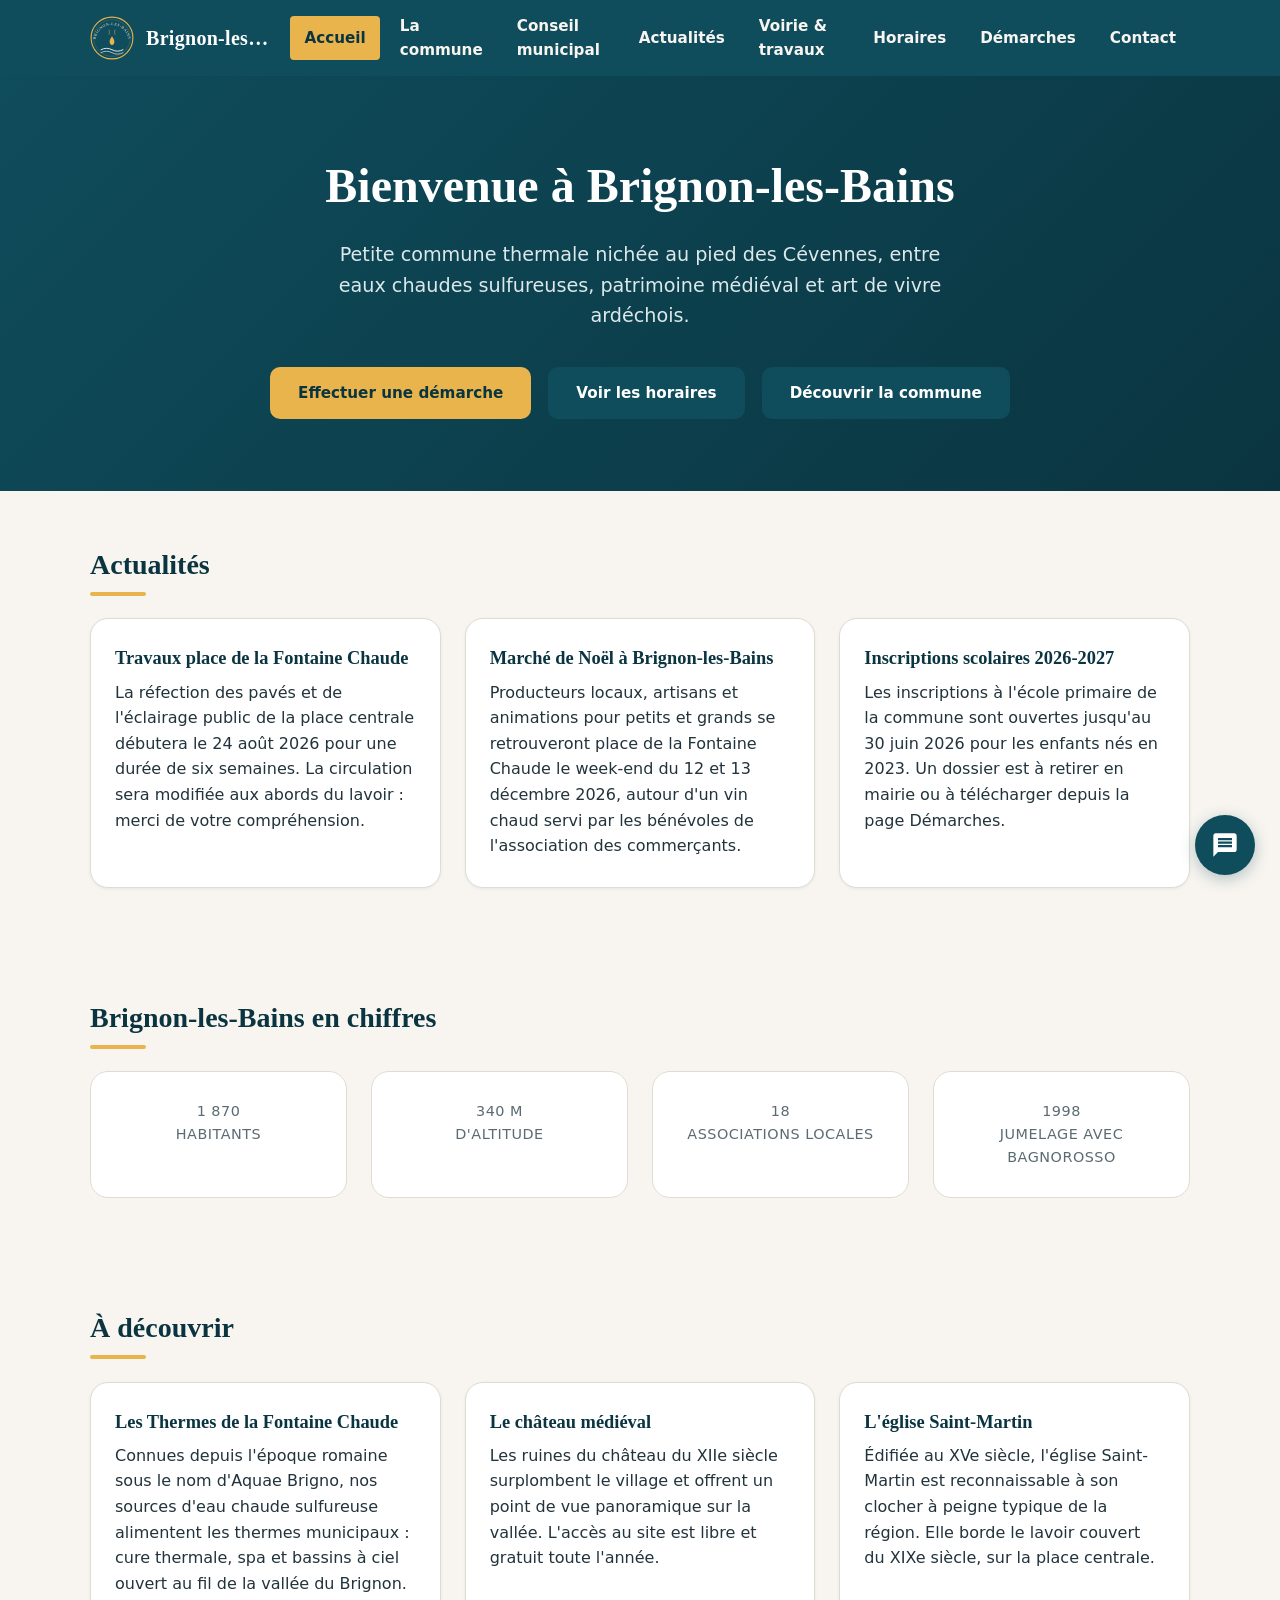
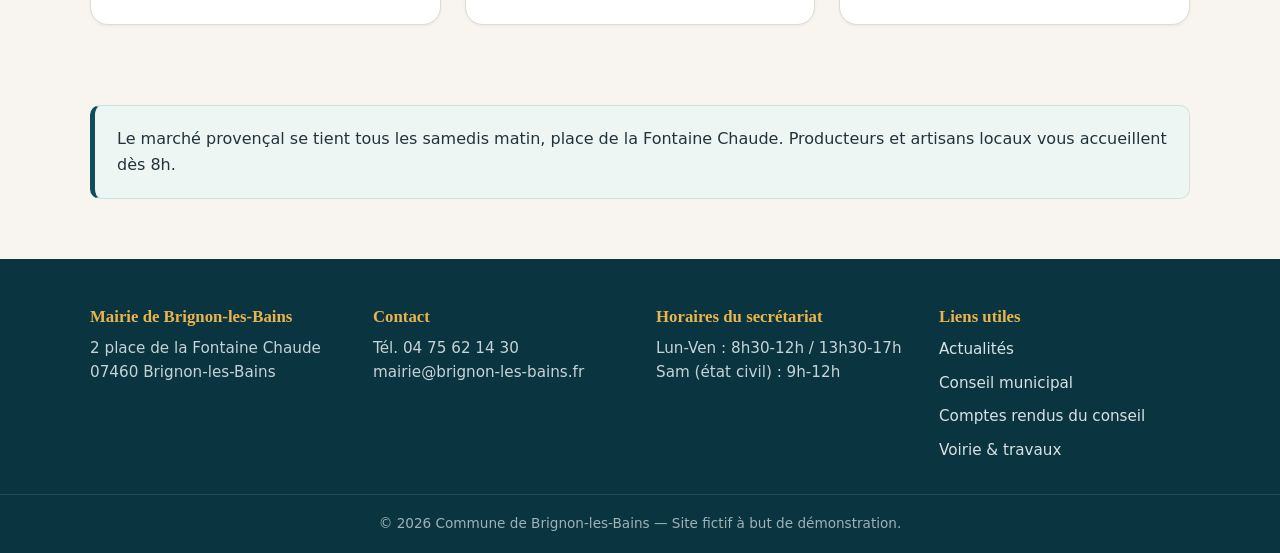
<file: index.html>
<!DOCTYPE html>
<html lang="fr">
<head>
<meta charset="UTF-8">
<meta name="viewport" content="width=device-width, initial-scale=1.0">
<title>Accueil — Mairie de Brignon-les-Bains</title>
<meta name="description" content="Site officiel de la commune de Brignon-les-Bains : actualités, démarches administratives, horaires des services municipaux.">
<link rel="icon" type="image/svg+xml" href="assets/images/favicon.svg">
<link rel="stylesheet" href="assets/css/style.css">
</head>
<body>
<a href="#main-content" class="skip-link">Aller au contenu principal</a>
<header class="site-header">
  <div class="container header-inner">
    <a href="index.html" class="logo-link">
      <img src="assets/images/logo.svg" alt="Logo de la commune de Brignon-les-Bains" class="logo">
      <span class="site-title">Brignon-les-Bains</span>
    </a>
    <button class="nav-toggle" aria-label="Ouvrir le menu" aria-expanded="false" aria-controls="main-nav">
      <span></span><span></span><span></span>
    </button>
    <nav class="main-nav" id="main-nav">
      <ul>
        <li><a href="index.html" class="active">Accueil</a></li>
        <li><a href="la-commune.html">La commune</a></li>
        <li><a href="conseil-municipal.html">Conseil municipal</a></li>
        <li><a href="actualites.html">Actualités</a></li>
        <li><a href="voirie.html">Voirie &amp; travaux</a></li>
        <li><a href="horaires.html">Horaires</a></li>
        <li><a href="demarches.html">Démarches</a></li>
        <li><a href="contact.html">Contact</a></li>
      </ul>
    </nav>
  </div>
</header>

<main id="main-content">
<section class="hero">
  <div class="container">
    <h1>Bienvenue à Brignon-les-Bains</h1>
    <p class="lead">Petite commune thermale nichée au pied des Cévennes, entre eaux chaudes sulfureuses, patrimoine médiéval et art de vivre ardéchois.</p>
    <div>
      <a href="demarches.html" class="btn btn-primary">Effectuer une démarche</a>
      <a href="horaires.html" class="btn btn-secondary">Voir les horaires</a>
      <a href="la-commune.html" class="btn btn-secondary">Découvrir la commune</a>
    </div>
  </div>
</section>

<section class="section">
  <div class="container">
    <h2 class="section-title">Actualités</h2>
    <div class="card-grid">
      <div class="card">
        <h3>Travaux place de la Fontaine Chaude</h3>
        <p>La réfection des pavés et de l'éclairage public de la place centrale débutera le 24 août 2026 pour une durée de six semaines. La circulation sera modifiée aux abords du lavoir : merci de votre compréhension.</p>
      </div>
      <div class="card">
        <h3>Marché de Noël à Brignon-les-Bains</h3>
        <p>Producteurs locaux, artisans et animations pour petits et grands se retrouveront place de la Fontaine Chaude le week-end du 12 et 13 décembre 2026, autour d'un vin chaud servi par les bénévoles de l'association des commerçants.</p>
      </div>
      <div class="card">
        <h3>Inscriptions scolaires 2026-2027</h3>
        <p>Les inscriptions à l'école primaire de la commune sont ouvertes jusqu'au 30 juin 2026 pour les enfants nés en 2023. Un dossier est à retirer en mairie ou à télécharger depuis la page Démarches.</p>
      </div>
    </div>
  </div>
</section>

<section class="section">
  <div class="container">
    <h2 class="section-title">Brignon-les-Bains en chiffres</h2>
    <div class="stat-grid">
      <div class="stat">
        <span class="stat-number">1 870</span>
        <span class="stat-label">habitants</span>
      </div>
      <div class="stat">
        <span class="stat-number">340 m</span>
        <span class="stat-label">d'altitude</span>
      </div>
      <div class="stat">
        <span class="stat-number">18</span>
        <span class="stat-label">associations locales</span>
      </div>
      <div class="stat">
        <span class="stat-number">1998</span>
        <span class="stat-label">jumelage avec Bagnorosso</span>
      </div>
    </div>
  </div>
</section>

<section class="section">
  <div class="container">
    <h2 class="section-title">À découvrir</h2>
    <div class="card-grid">
      <div class="card">
        <h3>Les Thermes de la Fontaine Chaude</h3>
        <p>Connues depuis l'époque romaine sous le nom d'Aquae Brigno, nos sources d'eau chaude sulfureuse alimentent les thermes municipaux : cure thermale, spa et bassins à ciel ouvert au fil de la vallée du Brignon.</p>
      </div>
      <div class="card">
        <h3>Le château médiéval</h3>
        <p>Les ruines du château du XIIe siècle surplombent le village et offrent un point de vue panoramique sur la vallée. L'accès au site est libre et gratuit toute l'année.</p>
      </div>
      <div class="card">
        <h3>L'église Saint-Martin</h3>
        <p>Édifiée au XVe siècle, l'église Saint-Martin est reconnaissable à son clocher à peigne typique de la région. Elle borde le lavoir couvert du XIXe siècle, sur la place centrale.</p>
      </div>
    </div>
  </div>
</section>

<div class="container">
  <div class="info-box">
    <p>Le marché provençal se tient tous les samedis matin, place de la Fontaine Chaude. Producteurs et artisans locaux vous accueillent dès 8h.</p>
  </div>
</div>
</main>

<footer class="site-footer">
  <div class="container footer-inner">
    <div class="footer-col">
      <h3>Mairie de Brignon-les-Bains</h3>
      <p>2 place de la Fontaine Chaude<br>07460 Brignon-les-Bains</p>
    </div>
    <div class="footer-col">
      <h3>Contact</h3>
      <p>Tél. 04 75 62 14 30<br>mairie@brignon-les-bains.fr</p>
    </div>
    <div class="footer-col">
      <h3>Horaires du secrétariat</h3>
      <p>Lun-Ven : 8h30-12h / 13h30-17h<br>Sam (état civil) : 9h-12h</p>
    </div>
    <div class="footer-col">
      <h3>Liens utiles</h3>
      <ul class="footer-links">
        <li><a href="actualites.html">Actualités</a></li>
        <li><a href="conseil-municipal.html">Conseil municipal</a></li>
        <li><a href="comptes-rendus.html">Comptes rendus du conseil</a></li>
        <li><a href="voirie.html">Voirie &amp; travaux</a></li>
      </ul>
    </div>
  </div>
  <p class="footer-copy">© 2026 Commune de Brignon-les-Bains — Site fictif à but de démonstration.</p>
</footer>

<script src="assets/js/main.js"></script>
</body>
</html>
</file>
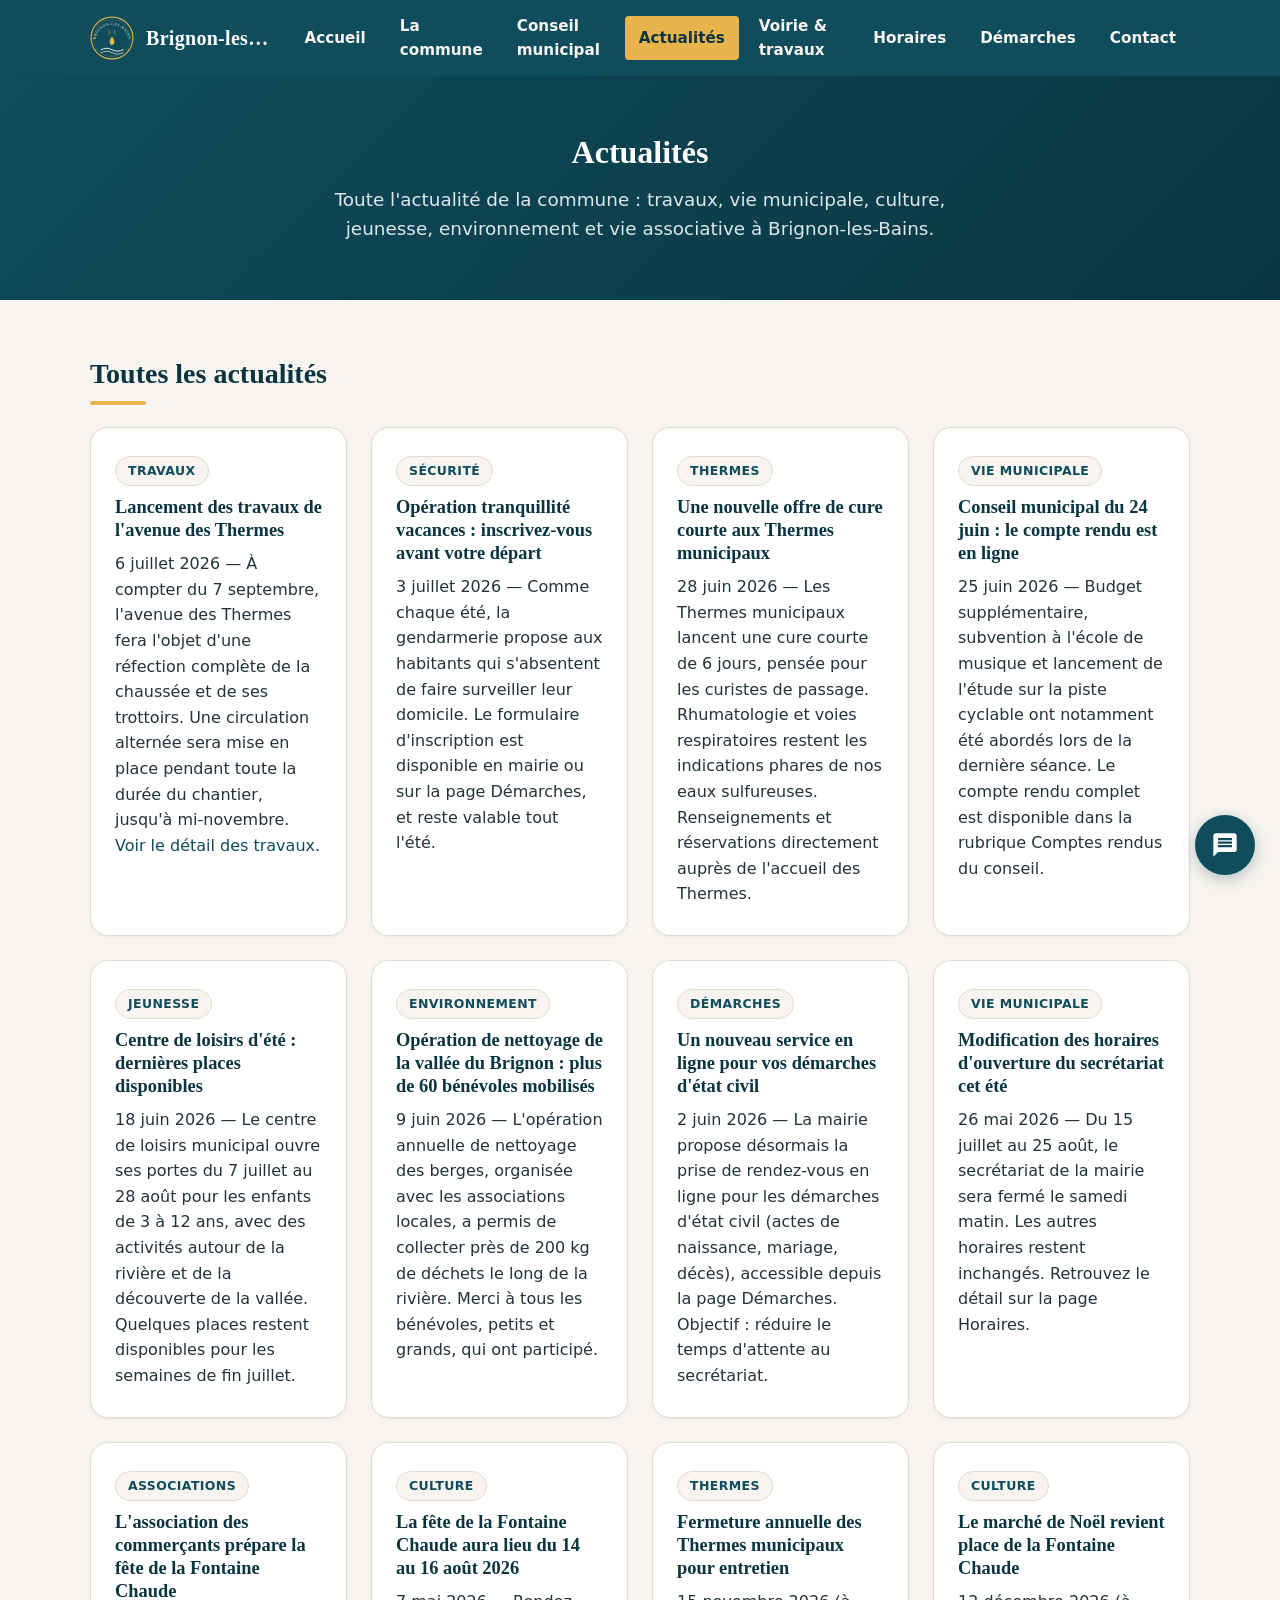
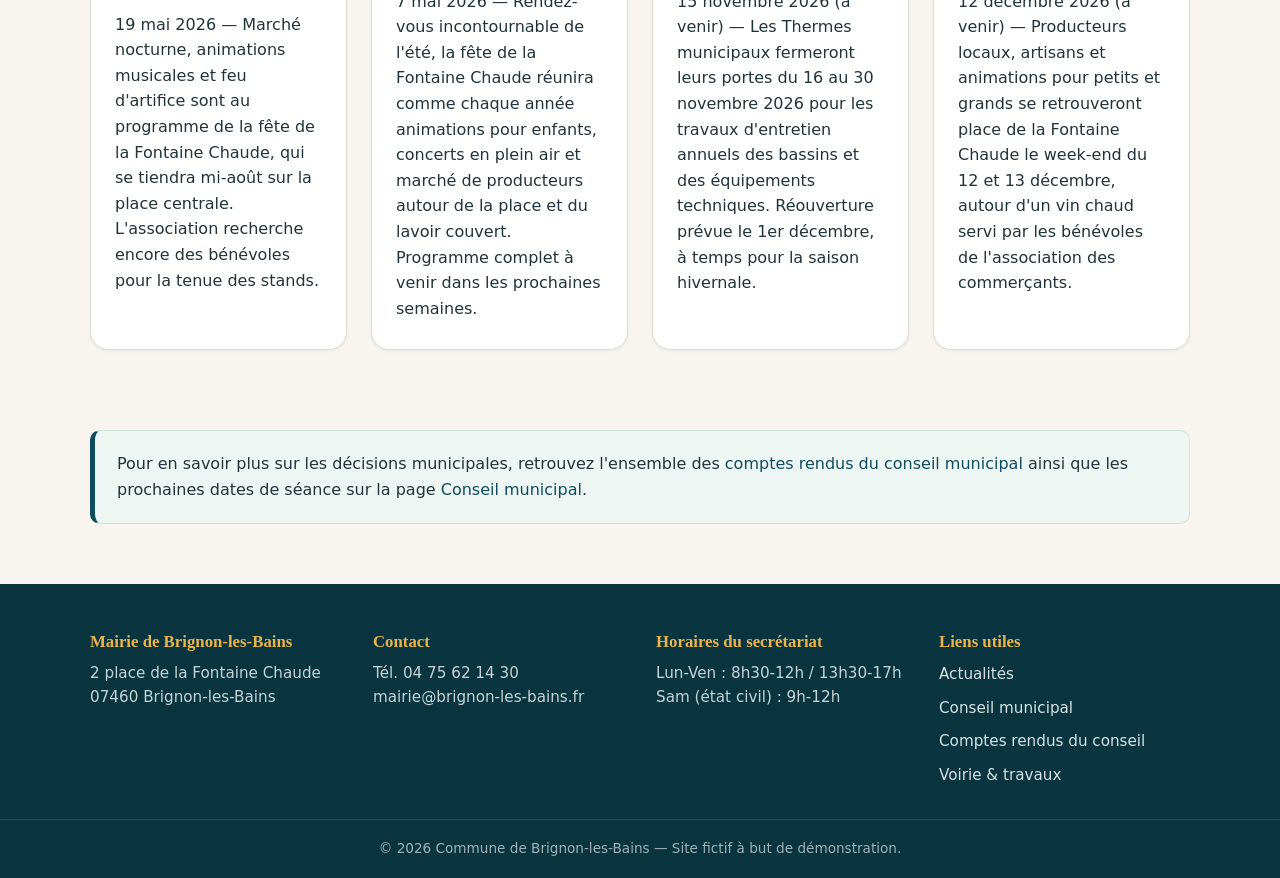
<file: actualites.html>
<!DOCTYPE html>
<html lang="fr">
<head>
<meta charset="UTF-8">
<meta name="viewport" content="width=device-width, initial-scale=1.0">
<title>Actualités — Mairie de Brignon-les-Bains</title>
<meta name="description" content="Toute l'actualité de la commune de Brignon-les-Bains.">
<link rel="icon" type="image/svg+xml" href="assets/images/favicon.svg">
<link rel="stylesheet" href="assets/css/style.css">
</head>
<body>
<a href="#main-content" class="skip-link">Aller au contenu principal</a>
<header class="site-header">
  <div class="container header-inner">
    <a href="index.html" class="logo-link">
      <img src="assets/images/logo.svg" alt="Logo de la commune de Brignon-les-Bains" class="logo">
      <span class="site-title">Brignon-les-Bains</span>
    </a>
    <button class="nav-toggle" aria-label="Ouvrir le menu" aria-expanded="false" aria-controls="main-nav">
      <span></span><span></span><span></span>
    </button>
    <nav class="main-nav" id="main-nav">
      <ul>
        <li><a href="index.html">Accueil</a></li>
        <li><a href="la-commune.html">La commune</a></li>
        <li><a href="conseil-municipal.html">Conseil municipal</a></li>
        <li><a href="actualites.html" class="active">Actualités</a></li>
        <li><a href="voirie.html">Voirie &amp; travaux</a></li>
        <li><a href="horaires.html">Horaires</a></li>
        <li><a href="demarches.html">Démarches</a></li>
        <li><a href="contact.html">Contact</a></li>
      </ul>
    </nav>
  </div>
</header>

<main id="main-content">
<div class="page-header">
  <div class="container">
    <h1>Actualités</h1>
    <p class="lead">Toute l'actualité de la commune : travaux, vie municipale, culture, jeunesse, environnement et vie associative à Brignon-les-Bains.</p>
  </div>
</div>

<section class="section">
  <div class="container">
    <h2 class="section-title">Toutes les actualités</h2>
    <div class="card-grid">
      <div class="card">
        <span class="tag">Travaux</span>
        <h3>Lancement des travaux de l'avenue des Thermes</h3>
        <p>6 juillet 2026 — À compter du 7 septembre, l'avenue des Thermes fera l'objet d'une réfection complète de la chaussée et de ses trottoirs. Une circulation alternée sera mise en place pendant toute la durée du chantier, jusqu'à mi-novembre. <a href="voirie.html">Voir le détail des travaux</a>.</p>
      </div>
      <div class="card">
        <span class="tag">Sécurité</span>
        <h3>Opération tranquillité vacances : inscrivez-vous avant votre départ</h3>
        <p>3 juillet 2026 — Comme chaque été, la gendarmerie propose aux habitants qui s'absentent de faire surveiller leur domicile. Le formulaire d'inscription est disponible en mairie ou sur la page Démarches, et reste valable tout l'été.</p>
      </div>
      <div class="card">
        <span class="tag">Thermes</span>
        <h3>Une nouvelle offre de cure courte aux Thermes municipaux</h3>
        <p>28 juin 2026 — Les Thermes municipaux lancent une cure courte de 6 jours, pensée pour les curistes de passage. Rhumatologie et voies respiratoires restent les indications phares de nos eaux sulfureuses. Renseignements et réservations directement auprès de l'accueil des Thermes.</p>
      </div>
      <div class="card">
        <span class="tag">Vie municipale</span>
        <h3>Conseil municipal du 24 juin : le compte rendu est en ligne</h3>
        <p>25 juin 2026 — Budget supplémentaire, subvention à l'école de musique et lancement de l'étude sur la piste cyclable ont notamment été abordés lors de la dernière séance. Le compte rendu complet est disponible dans la rubrique Comptes rendus du conseil.</p>
      </div>
      <div class="card">
        <span class="tag">Jeunesse</span>
        <h3>Centre de loisirs d'été : dernières places disponibles</h3>
        <p>18 juin 2026 — Le centre de loisirs municipal ouvre ses portes du 7 juillet au 28 août pour les enfants de 3 à 12 ans, avec des activités autour de la rivière et de la découverte de la vallée. Quelques places restent disponibles pour les semaines de fin juillet.</p>
      </div>
      <div class="card">
        <span class="tag">Environnement</span>
        <h3>Opération de nettoyage de la vallée du Brignon : plus de 60 bénévoles mobilisés</h3>
        <p>9 juin 2026 — L'opération annuelle de nettoyage des berges, organisée avec les associations locales, a permis de collecter près de 200 kg de déchets le long de la rivière. Merci à tous les bénévoles, petits et grands, qui ont participé.</p>
      </div>
      <div class="card">
        <span class="tag">Démarches</span>
        <h3>Un nouveau service en ligne pour vos démarches d'état civil</h3>
        <p>2 juin 2026 — La mairie propose désormais la prise de rendez-vous en ligne pour les démarches d'état civil (actes de naissance, mariage, décès), accessible depuis la page Démarches. Objectif : réduire le temps d'attente au secrétariat.</p>
      </div>
      <div class="card">
        <span class="tag">Vie municipale</span>
        <h3>Modification des horaires d'ouverture du secrétariat cet été</h3>
        <p>26 mai 2026 — Du 15 juillet au 25 août, le secrétariat de la mairie sera fermé le samedi matin. Les autres horaires restent inchangés. Retrouvez le détail sur la page Horaires.</p>
      </div>
      <div class="card">
        <span class="tag">Associations</span>
        <h3>L'association des commerçants prépare la fête de la Fontaine Chaude</h3>
        <p>19 mai 2026 — Marché nocturne, animations musicales et feu d'artifice sont au programme de la fête de la Fontaine Chaude, qui se tiendra mi-août sur la place centrale. L'association recherche encore des bénévoles pour la tenue des stands.</p>
      </div>
      <div class="card">
        <span class="tag">Culture</span>
        <h3>La fête de la Fontaine Chaude aura lieu du 14 au 16 août 2026</h3>
        <p>7 mai 2026 — Rendez-vous incontournable de l'été, la fête de la Fontaine Chaude réunira comme chaque année animations pour enfants, concerts en plein air et marché de producteurs autour de la place et du lavoir couvert. Programme complet à venir dans les prochaines semaines.</p>
      </div>
      <div class="card">
        <span class="tag">Thermes</span>
        <h3>Fermeture annuelle des Thermes municipaux pour entretien</h3>
        <p>15 novembre 2026 (à venir) — Les Thermes municipaux fermeront leurs portes du 16 au 30 novembre 2026 pour les travaux d'entretien annuels des bassins et des équipements techniques. Réouverture prévue le 1er décembre, à temps pour la saison hivernale.</p>
      </div>
      <div class="card">
        <span class="tag">Culture</span>
        <h3>Le marché de Noël revient place de la Fontaine Chaude</h3>
        <p>12 décembre 2026 (à venir) — Producteurs locaux, artisans et animations pour petits et grands se retrouveront place de la Fontaine Chaude le week-end du 12 et 13 décembre, autour d'un vin chaud servi par les bénévoles de l'association des commerçants.</p>
      </div>
    </div>
  </div>
</section>

<div class="container">
  <div class="info-box">
    <p>Pour en savoir plus sur les décisions municipales, retrouvez l'ensemble des <a href="comptes-rendus.html">comptes rendus du conseil municipal</a> ainsi que les prochaines dates de séance sur la page <a href="conseil-municipal.html">Conseil municipal</a>.</p>
  </div>
</div>

</main>

<footer class="site-footer">
  <div class="container footer-inner">
    <div class="footer-col">
      <h3>Mairie de Brignon-les-Bains</h3>
      <p>2 place de la Fontaine Chaude<br>07460 Brignon-les-Bains</p>
    </div>
    <div class="footer-col">
      <h3>Contact</h3>
      <p>Tél. 04 75 62 14 30<br>mairie@brignon-les-bains.fr</p>
    </div>
    <div class="footer-col">
      <h3>Horaires du secrétariat</h3>
      <p>Lun-Ven : 8h30-12h / 13h30-17h<br>Sam (état civil) : 9h-12h</p>
    </div>
    <div class="footer-col">
      <h3>Liens utiles</h3>
      <ul class="footer-links">
        <li><a href="actualites.html">Actualités</a></li>
        <li><a href="conseil-municipal.html">Conseil municipal</a></li>
        <li><a href="comptes-rendus.html">Comptes rendus du conseil</a></li>
        <li><a href="voirie.html">Voirie &amp; travaux</a></li>
      </ul>
    </div>
  </div>
  <p class="footer-copy">© 2026 Commune de Brignon-les-Bains — Site fictif à but de démonstration.</p>
</footer>

<script src="assets/js/main.js"></script>
</body>
</html>
</file>
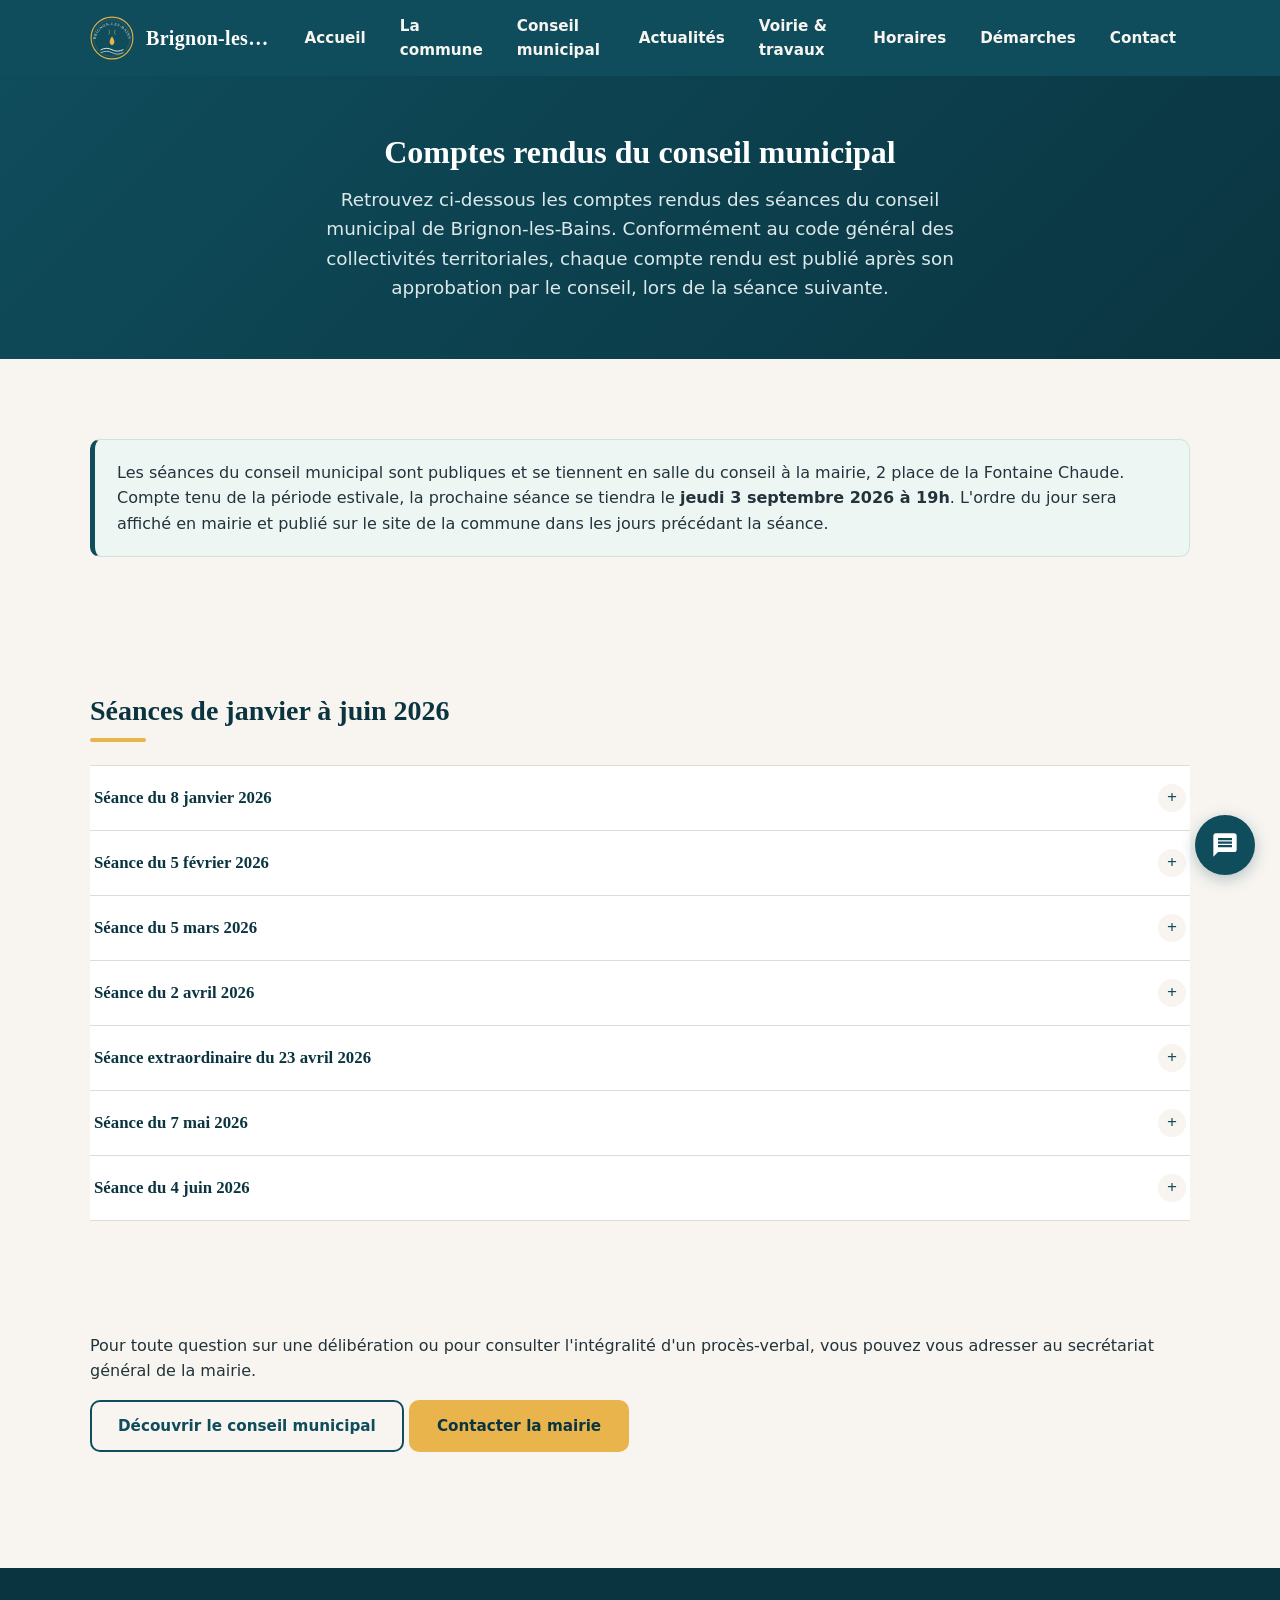
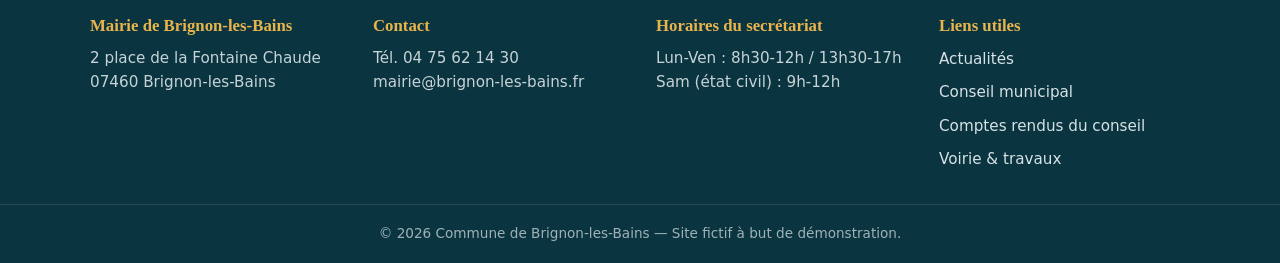
<file: comptes-rendus.html>
<!DOCTYPE html>
<html lang="fr">
<head>
<meta charset="UTF-8">
<meta name="viewport" content="width=device-width, initial-scale=1.0">
<title>Comptes rendus du conseil municipal — Mairie de Brignon-les-Bains</title>
<meta name="description" content="Comptes rendus des séances du conseil municipal de Brignon-les-Bains.">
<link rel="icon" type="image/svg+xml" href="assets/images/favicon.svg">
<link rel="stylesheet" href="assets/css/style.css">
</head>
<body>
<a href="#main-content" class="skip-link">Aller au contenu principal</a>
<header class="site-header">
  <div class="container header-inner">
    <a href="index.html" class="logo-link">
      <img src="assets/images/logo.svg" alt="Logo de la commune de Brignon-les-Bains" class="logo">
      <span class="site-title">Brignon-les-Bains</span>
    </a>
    <button class="nav-toggle" aria-label="Ouvrir le menu" aria-expanded="false" aria-controls="main-nav">
      <span></span><span></span><span></span>
    </button>
    <nav class="main-nav" id="main-nav">
      <ul>
        <li><a href="index.html">Accueil</a></li>
        <li><a href="la-commune.html">La commune</a></li>
        <li><a href="conseil-municipal.html">Conseil municipal</a></li>
        <li><a href="actualites.html">Actualités</a></li>
        <li><a href="voirie.html">Voirie &amp; travaux</a></li>
        <li><a href="horaires.html">Horaires</a></li>
        <li><a href="demarches.html">Démarches</a></li>
        <li><a href="contact.html">Contact</a></li>
      </ul>
    </nav>
  </div>
</header>

<main id="main-content">
<div class="page-header">
  <div class="container">
    <h1>Comptes rendus du conseil municipal</h1>
    <p class="lead">Retrouvez ci-dessous les comptes rendus des séances du conseil municipal de Brignon-les-Bains. Conformément au code général des collectivités territoriales, chaque compte rendu est publié après son approbation par le conseil, lors de la séance suivante.</p>
  </div>
</div>

<section class="section">
  <div class="container">
    <div class="info-box">
      <p>Les séances du conseil municipal sont publiques et se tiennent en salle du conseil à la mairie, 2 place de la Fontaine Chaude. Compte tenu de la période estivale, la prochaine séance se tiendra le <strong>jeudi 3 septembre 2026 à 19h</strong>. L'ordre du jour sera affiché en mairie et publié sur le site de la commune dans les jours précédant la séance.</p>
    </div>
  </div>
</section>

<section class="section">
  <div class="container">
    <h2 class="section-title">Séances de janvier à juin 2026</h2>
    <div class="accordion">
      <div class="accordion-item">
        <button class="accordion-header" aria-expanded="false">Séance du 8 janvier 2026</button>
        <div class="accordion-panel">
          <p><strong>Présents :</strong> Isabelle Faure (maire), Marc Delorme, Sophie Vernet, Thierry Aubanel, Claire Rambert, Julien Mazoyer, Nathalie Grangier, Pierre Salomon, Laurent Fabre, Denis Rochas, Michel Teyssier, Agnès Pelloux. Absentes excusées : Odile Chastagnier, Christine Bouissou (pouvoirs donnés).</p>
          <p><strong>Ordre du jour :</strong> vœux du conseil municipal, débat d'orientations budgétaires 2026, adhésion à un groupement d'achat d'énergie, subventions exceptionnelles de fin d'année.</p>
          <p><strong>Délibérations adoptées :</strong> approbation du débat d'orientations budgétaires 2026 ; adhésion de la commune à un groupement de commandes pour l'achat d'électricité et de gaz ; attribution d'une subvention exceptionnelle de 800 € à l'association des Anciens Combattants pour les cérémonies de fin d'année.</p>
          <p><a href="assets/documents/comptes-rendus/cr-2026-01-08.pdf" class="btn btn-outline" download>Télécharger le compte rendu (PDF)</a></p>
        </div>
      </div>
      <div class="accordion-item">
        <button class="accordion-header" aria-expanded="false">Séance du 5 février 2026</button>
        <div class="accordion-panel">
          <p><strong>Présents :</strong> Isabelle Faure (maire), Marc Delorme, Sophie Vernet, Thierry Aubanel, Claire Rambert, Nathalie Grangier, Odile Chastagnier, Christine Bouissou, Denis Rochas, Valérie Imbert, Michel Teyssier. Absents excusés : Julien Mazoyer, Pierre Salomon, Laurent Fabre, Agnès Pelloux (pouvoirs donnés).</p>
          <p><strong>Ordre du jour :</strong> vote du budget primitif 2026, vote du budget annexe des thermes municipaux, fixation des taux des taxes locales, subvention au comice agricole.</p>
          <p><strong>Délibérations adoptées :</strong> adoption du budget primitif 2026 de la commune ; adoption du budget annexe des thermes municipaux ; maintien des taux des taxes foncières au niveau de 2025 ; attribution d'une subvention de 1 200 € au comice agricole cantonal.</p>
          <p><a href="assets/documents/comptes-rendus/cr-2026-02-05.pdf" class="btn btn-outline" download>Télécharger le compte rendu (PDF)</a></p>
        </div>
      </div>
      <div class="accordion-item">
        <button class="accordion-header" aria-expanded="false">Séance du 5 mars 2026</button>
        <div class="accordion-panel">
          <p><strong>Présents :</strong> Isabelle Faure (maire), Marc Delorme, Thierry Aubanel, Claire Rambert, Julien Mazoyer, Nathalie Grangier, Pierre Salomon, Denis Rochas, Valérie Imbert, Michel Teyssier, Agnès Pelloux. Absents excusés : Sophie Vernet, Odile Chastagnier, Laurent Fabre, Christine Bouissou (pouvoirs donnés).</p>
          <p><strong>Ordre du jour :</strong> lancement du marché public de réfection de la rue de la Fontaine Chaude, modification simplifiée du plan local d'urbanisme, renouvellement de la convention de jumelage avec Bagnorosso.</p>
          <p><strong>Délibérations adoptées :</strong> autorisation donnée à la maire de lancer la procédure de marché public pour la réfection de la voirie de la rue de la Fontaine Chaude ; approbation de la modification simplifiée du PLU sur le secteur de la zone artisanale ; renouvellement pour cinq ans de la convention de jumelage avec la commune italienne de Bagnorosso.</p>
          <p><a href="assets/documents/comptes-rendus/cr-2026-03-05.pdf" class="btn btn-outline" download>Télécharger le compte rendu (PDF)</a></p>
        </div>
      </div>
      <div class="accordion-item">
        <button class="accordion-header" aria-expanded="false">Séance du 2 avril 2026</button>
        <div class="accordion-panel">
          <p><strong>Présents :</strong> Isabelle Faure (maire), Marc Delorme, Sophie Vernet, Thierry Aubanel, Claire Rambert, Julien Mazoyer, Odile Chastagnier, Laurent Fabre, Christine Bouissou, Denis Rochas, Michel Teyssier. Absents excusés : Nathalie Grangier, Pierre Salomon, Valérie Imbert, Agnès Pelloux (pouvoirs donnés).</p>
          <p><strong>Ordre du jour :</strong> tarifs des services municipaux pour la saison 2026-2027, recrutement des agents saisonniers des thermes, règlement intérieur du cimetière communal.</p>
          <p><strong>Délibérations adoptées :</strong> fixation des tarifs de la cantine, de la garderie et des thermes municipaux pour la saison 2026-2027 ; autorisation de recrutement de six agents saisonniers pour l'établissement thermal ; adoption du nouveau règlement intérieur du cimetière communal.</p>
          <p><a href="assets/documents/comptes-rendus/cr-2026-04-02.pdf" class="btn btn-outline" download>Télécharger le compte rendu (PDF)</a></p>
        </div>
      </div>
      <div class="accordion-item">
        <button class="accordion-header" aria-expanded="false">Séance extraordinaire du 23 avril 2026</button>
        <div class="accordion-panel">
          <p><strong>Présents :</strong> Isabelle Faure (maire), Marc Delorme, Thierry Aubanel, Claire Rambert, Julien Mazoyer, Nathalie Grangier, Pierre Salomon, Denis Rochas, Valérie Imbert, Michel Teyssier, Agnès Pelloux. Absents excusés : Sophie Vernet, Odile Chastagnier, Laurent Fabre, Christine Bouissou (pouvoirs donnés).</p>
          <p><strong>Ordre du jour :</strong> attribution du marché public de voirie, contraction d'un emprunt pour les travaux des thermes municipaux, répartition des subventions annuelles aux associations.</p>
          <p><strong>Délibérations adoptées :</strong> attribution du marché de réfection de la rue de la Fontaine Chaude à l'entreprise retenue à l'issue de la consultation ; autorisation de contracter un emprunt de 180 000 € pour financer la modernisation des installations thermales ; répartition des subventions annuelles entre les associations locales.</p>
          <p><a href="assets/documents/comptes-rendus/cr-2026-04-23.pdf" class="btn btn-outline" download>Télécharger le compte rendu (PDF)</a></p>
        </div>
      </div>
      <div class="accordion-item">
        <button class="accordion-header" aria-expanded="false">Séance du 7 mai 2026</button>
        <div class="accordion-panel">
          <p><strong>Présents :</strong> Isabelle Faure (maire), Marc Delorme, Sophie Vernet, Thierry Aubanel, Claire Rambert, Nathalie Grangier, Odile Chastagnier, Christine Bouissou, Valérie Imbert, Michel Teyssier, Agnès Pelloux. Absents excusés : Julien Mazoyer, Pierre Salomon, Laurent Fabre, Denis Rochas (pouvoirs donnés).</p>
          <p><strong>Ordre du jour :</strong> création de postes au sein du personnel communal, avis sur le permis de construire de l'extension de l'école, mise en place d'un conseil municipal des jeunes.</p>
          <p><strong>Délibérations adoptées :</strong> création d'un poste d'agent technique polyvalent au sein des services municipaux ; avis favorable au permis de construire portant sur l'extension de l'école communale ; création d'un conseil municipal des jeunes chargé de porter des projets citoyens.</p>
          <p><a href="assets/documents/comptes-rendus/cr-2026-05-07.pdf" class="btn btn-outline" download>Télécharger le compte rendu (PDF)</a></p>
        </div>
      </div>
      <div class="accordion-item">
        <button class="accordion-header" aria-expanded="false">Séance du 4 juin 2026</button>
        <div class="accordion-panel">
          <p><strong>Présents :</strong> Isabelle Faure (maire), Marc Delorme, Sophie Vernet, Thierry Aubanel, Claire Rambert, Julien Mazoyer, Nathalie Grangier, Pierre Salomon, Laurent Fabre, Denis Rochas, Christine Bouissou. Absents excusés : Odile Chastagnier, Valérie Imbert, Michel Teyssier, Agnès Pelloux (pouvoirs donnés).</p>
          <p><strong>Ordre du jour :</strong> bilan de fréquentation des thermes municipaux pour le premier semestre, préparation de l'accueil de la délégation de Bagnorosso, motion de soutien à la filière viticole locale.</p>
          <p><strong>Délibérations adoptées :</strong> approbation du bilan de fréquentation et d'investissement des thermes municipaux ; validation du programme d'accueil de la délégation de la commune jumelle de Bagnorosso en juillet ; adoption d'une motion de soutien à la filière viticole locale.</p>
          <p><a href="assets/documents/comptes-rendus/cr-2026-06-04.pdf" class="btn btn-outline" download>Télécharger le compte rendu (PDF)</a></p>
        </div>
      </div>
    </div>
  </div>
</section>

<section class="section">
  <div class="container">
    <p>Pour toute question sur une délibération ou pour consulter l'intégralité d'un procès-verbal, vous pouvez vous adresser au secrétariat général de la mairie.</p>
    <a href="conseil-municipal.html" class="btn btn-outline">Découvrir le conseil municipal</a>
    <a href="contact.html" class="btn btn-primary">Contacter la mairie</a>
  </div>
</section>
</main>

<footer class="site-footer">
  <div class="container footer-inner">
    <div class="footer-col">
      <h3>Mairie de Brignon-les-Bains</h3>
      <p>2 place de la Fontaine Chaude<br>07460 Brignon-les-Bains</p>
    </div>
    <div class="footer-col">
      <h3>Contact</h3>
      <p>Tél. 04 75 62 14 30<br>mairie@brignon-les-bains.fr</p>
    </div>
    <div class="footer-col">
      <h3>Horaires du secrétariat</h3>
      <p>Lun-Ven : 8h30-12h / 13h30-17h<br>Sam (état civil) : 9h-12h</p>
    </div>
    <div class="footer-col">
      <h3>Liens utiles</h3>
      <ul class="footer-links">
        <li><a href="actualites.html">Actualités</a></li>
        <li><a href="conseil-municipal.html">Conseil municipal</a></li>
        <li><a href="comptes-rendus.html">Comptes rendus du conseil</a></li>
        <li><a href="voirie.html">Voirie &amp; travaux</a></li>
      </ul>
    </div>
  </div>
  <p class="footer-copy">© 2026 Commune de Brignon-les-Bains — Site fictif à but de démonstration.</p>
</footer>

<script src="assets/js/main.js"></script>
</body>
</html>
</file>
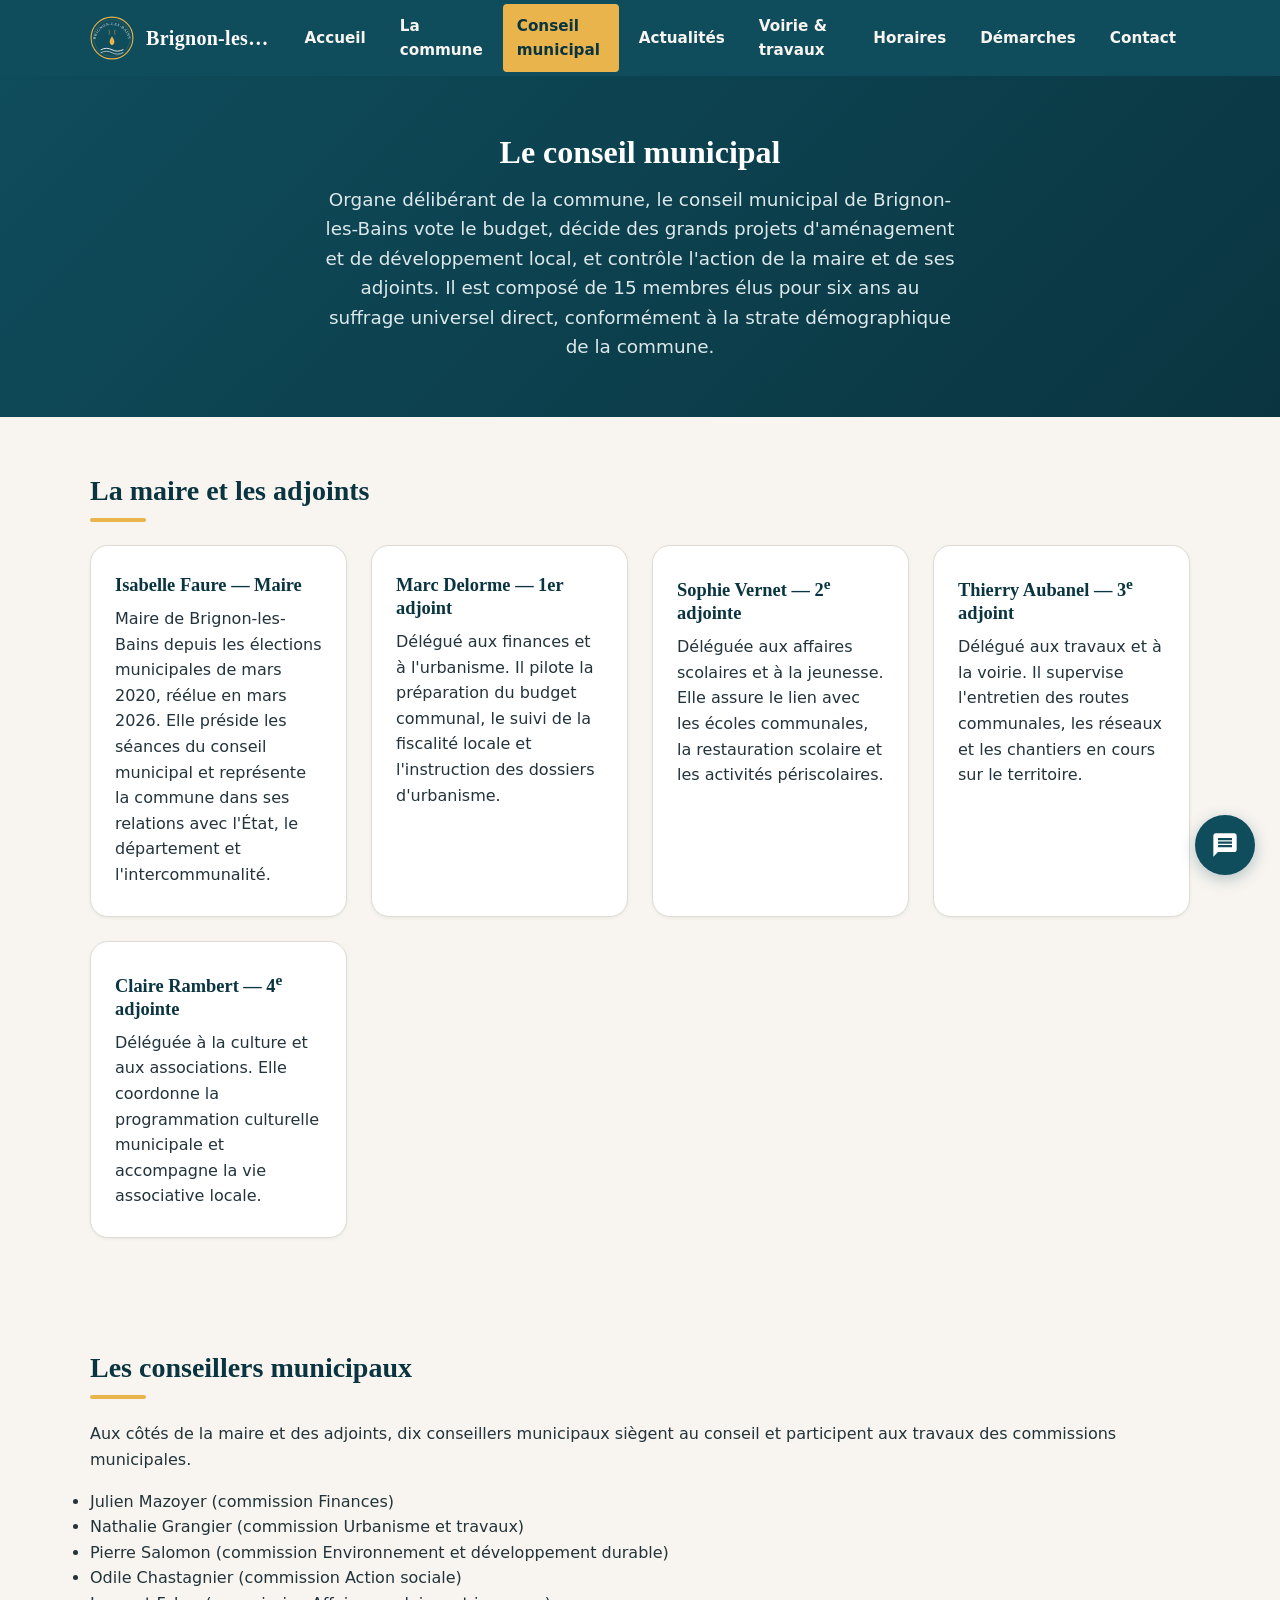
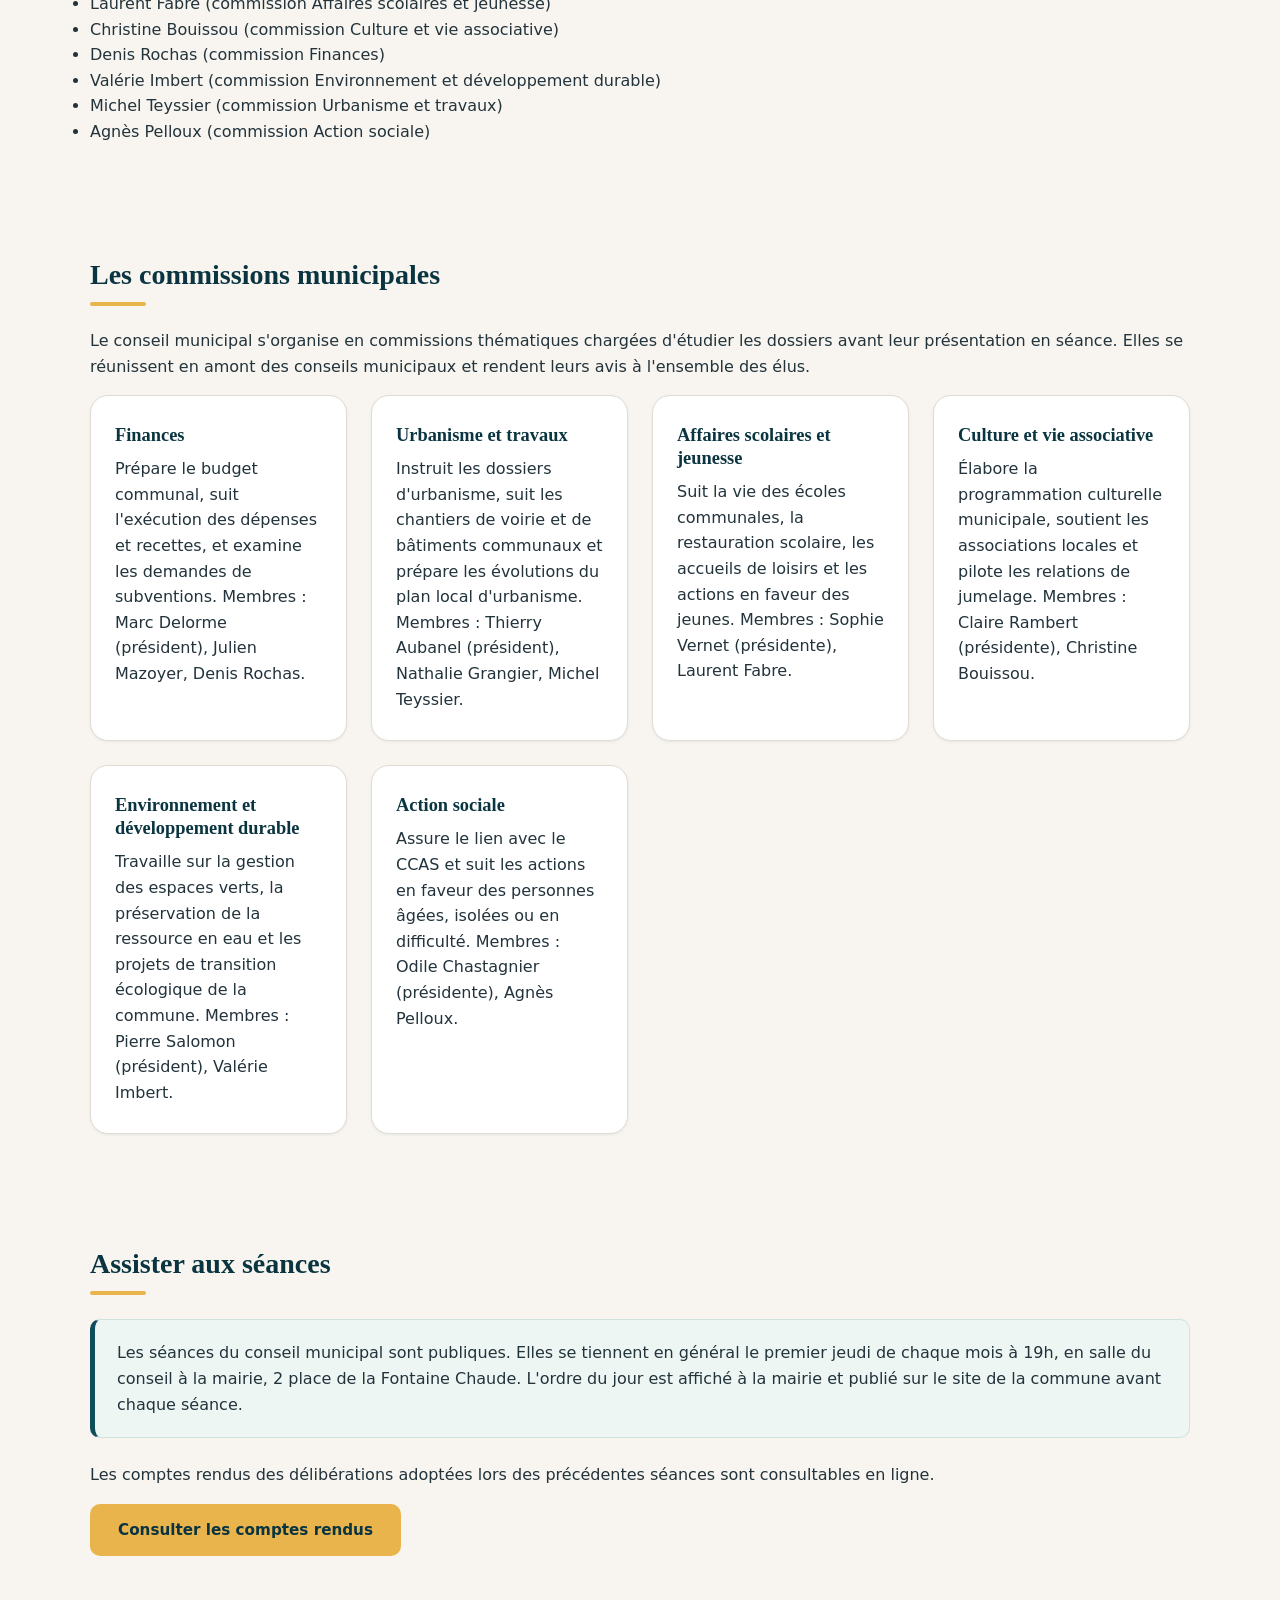
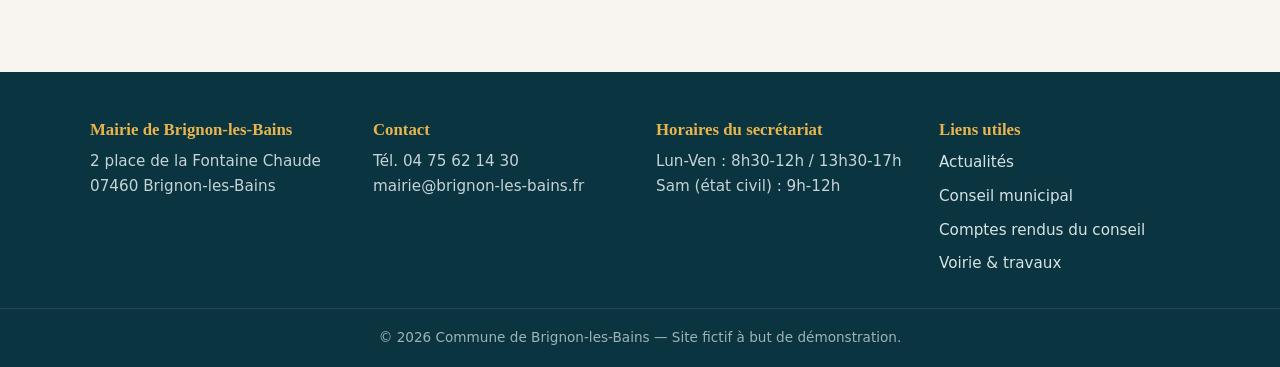
<file: conseil-municipal.html>
<!DOCTYPE html>
<html lang="fr">
<head>
<meta charset="UTF-8">
<meta name="viewport" content="width=device-width, initial-scale=1.0">
<title>Conseil municipal — Mairie de Brignon-les-Bains</title>
<meta name="description" content="Composition du conseil municipal de Brignon-les-Bains, commissions et comptes rendus des séances.">
<link rel="icon" type="image/svg+xml" href="assets/images/favicon.svg">
<link rel="stylesheet" href="assets/css/style.css">
</head>
<body>
<a href="#main-content" class="skip-link">Aller au contenu principal</a>
<header class="site-header">
  <div class="container header-inner">
    <a href="index.html" class="logo-link">
      <img src="assets/images/logo.svg" alt="Logo de la commune de Brignon-les-Bains" class="logo">
      <span class="site-title">Brignon-les-Bains</span>
    </a>
    <button class="nav-toggle" aria-label="Ouvrir le menu" aria-expanded="false" aria-controls="main-nav">
      <span></span><span></span><span></span>
    </button>
    <nav class="main-nav" id="main-nav">
      <ul>
        <li><a href="index.html">Accueil</a></li>
        <li><a href="la-commune.html">La commune</a></li>
        <li><a href="conseil-municipal.html" class="active">Conseil municipal</a></li>
        <li><a href="actualites.html">Actualités</a></li>
        <li><a href="voirie.html">Voirie &amp; travaux</a></li>
        <li><a href="horaires.html">Horaires</a></li>
        <li><a href="demarches.html">Démarches</a></li>
        <li><a href="contact.html">Contact</a></li>
      </ul>
    </nav>
  </div>
</header>

<main id="main-content">
<div class="page-header">
  <div class="container">
    <h1>Le conseil municipal</h1>
    <p class="lead">Organe délibérant de la commune, le conseil municipal de Brignon-les-Bains vote le budget, décide des grands projets d'aménagement et de développement local, et contrôle l'action de la maire et de ses adjoints. Il est composé de 15 membres élus pour six ans au suffrage universel direct, conformément à la strate démographique de la commune.</p>
  </div>
</div>

<section class="section">
  <div class="container">
    <h2 class="section-title">La maire et les adjoints</h2>
    <div class="card-grid">
      <div class="card">
        <h3>Isabelle Faure — Maire</h3>
        <p>Maire de Brignon-les-Bains depuis les élections municipales de mars 2020, réélue en mars 2026. Elle préside les séances du conseil municipal et représente la commune dans ses relations avec l'État, le département et l'intercommunalité.</p>
      </div>
      <div class="card">
        <h3>Marc Delorme — 1er adjoint</h3>
        <p>Délégué aux finances et à l'urbanisme. Il pilote la préparation du budget communal, le suivi de la fiscalité locale et l'instruction des dossiers d'urbanisme.</p>
      </div>
      <div class="card">
        <h3>Sophie Vernet — 2<sup>e</sup> adjointe</h3>
        <p>Déléguée aux affaires scolaires et à la jeunesse. Elle assure le lien avec les écoles communales, la restauration scolaire et les activités périscolaires.</p>
      </div>
      <div class="card">
        <h3>Thierry Aubanel — 3<sup>e</sup> adjoint</h3>
        <p>Délégué aux travaux et à la voirie. Il supervise l'entretien des routes communales, les réseaux et les chantiers en cours sur le territoire.</p>
      </div>
      <div class="card">
        <h3>Claire Rambert — 4<sup>e</sup> adjointe</h3>
        <p>Déléguée à la culture et aux associations. Elle coordonne la programmation culturelle municipale et accompagne la vie associative locale.</p>
      </div>
    </div>
  </div>
</section>

<section class="section">
  <div class="container">
    <h2 class="section-title">Les conseillers municipaux</h2>
    <p>Aux côtés de la maire et des adjoints, dix conseillers municipaux siègent au conseil et participent aux travaux des commissions municipales.</p>
    <ul>
      <li>Julien Mazoyer (commission Finances)</li>
      <li>Nathalie Grangier (commission Urbanisme et travaux)</li>
      <li>Pierre Salomon (commission Environnement et développement durable)</li>
      <li>Odile Chastagnier (commission Action sociale)</li>
      <li>Laurent Fabre (commission Affaires scolaires et jeunesse)</li>
      <li>Christine Bouissou (commission Culture et vie associative)</li>
      <li>Denis Rochas (commission Finances)</li>
      <li>Valérie Imbert (commission Environnement et développement durable)</li>
      <li>Michel Teyssier (commission Urbanisme et travaux)</li>
      <li>Agnès Pelloux (commission Action sociale)</li>
    </ul>
  </div>
</section>

<section class="section">
  <div class="container">
    <h2 class="section-title">Les commissions municipales</h2>
    <p>Le conseil municipal s'organise en commissions thématiques chargées d'étudier les dossiers avant leur présentation en séance. Elles se réunissent en amont des conseils municipaux et rendent leurs avis à l'ensemble des élus.</p>
    <div class="card-grid">
      <div class="card">
        <h3>Finances</h3>
        <p>Prépare le budget communal, suit l'exécution des dépenses et recettes, et examine les demandes de subventions. Membres : Marc Delorme (président), Julien Mazoyer, Denis Rochas.</p>
      </div>
      <div class="card">
        <h3>Urbanisme et travaux</h3>
        <p>Instruit les dossiers d'urbanisme, suit les chantiers de voirie et de bâtiments communaux et prépare les évolutions du plan local d'urbanisme. Membres : Thierry Aubanel (président), Nathalie Grangier, Michel Teyssier.</p>
      </div>
      <div class="card">
        <h3>Affaires scolaires et jeunesse</h3>
        <p>Suit la vie des écoles communales, la restauration scolaire, les accueils de loisirs et les actions en faveur des jeunes. Membres : Sophie Vernet (présidente), Laurent Fabre.</p>
      </div>
      <div class="card">
        <h3>Culture et vie associative</h3>
        <p>Élabore la programmation culturelle municipale, soutient les associations locales et pilote les relations de jumelage. Membres : Claire Rambert (présidente), Christine Bouissou.</p>
      </div>
      <div class="card">
        <h3>Environnement et développement durable</h3>
        <p>Travaille sur la gestion des espaces verts, la préservation de la ressource en eau et les projets de transition écologique de la commune. Membres : Pierre Salomon (président), Valérie Imbert.</p>
      </div>
      <div class="card">
        <h3>Action sociale</h3>
        <p>Assure le lien avec le CCAS et suit les actions en faveur des personnes âgées, isolées ou en difficulté. Membres : Odile Chastagnier (présidente), Agnès Pelloux.</p>
      </div>
    </div>
  </div>
</section>

<section class="section">
  <div class="container">
    <h2 class="section-title">Assister aux séances</h2>
    <div class="info-box">
      <p>Les séances du conseil municipal sont publiques. Elles se tiennent en général le premier jeudi de chaque mois à 19h, en salle du conseil à la mairie, 2 place de la Fontaine Chaude. L'ordre du jour est affiché à la mairie et publié sur le site de la commune avant chaque séance.</p>
    </div>
    <p>Les comptes rendus des délibérations adoptées lors des précédentes séances sont consultables en ligne.</p>
    <a href="comptes-rendus.html" class="btn btn-primary">Consulter les comptes rendus</a>
  </div>
</section>
</main>

<footer class="site-footer">
  <div class="container footer-inner">
    <div class="footer-col">
      <h3>Mairie de Brignon-les-Bains</h3>
      <p>2 place de la Fontaine Chaude<br>07460 Brignon-les-Bains</p>
    </div>
    <div class="footer-col">
      <h3>Contact</h3>
      <p>Tél. 04 75 62 14 30<br>mairie@brignon-les-bains.fr</p>
    </div>
    <div class="footer-col">
      <h3>Horaires du secrétariat</h3>
      <p>Lun-Ven : 8h30-12h / 13h30-17h<br>Sam (état civil) : 9h-12h</p>
    </div>
    <div class="footer-col">
      <h3>Liens utiles</h3>
      <ul class="footer-links">
        <li><a href="actualites.html">Actualités</a></li>
        <li><a href="conseil-municipal.html">Conseil municipal</a></li>
        <li><a href="comptes-rendus.html">Comptes rendus du conseil</a></li>
        <li><a href="voirie.html">Voirie &amp; travaux</a></li>
      </ul>
    </div>
  </div>
  <p class="footer-copy">© 2026 Commune de Brignon-les-Bains — Site fictif à but de démonstration.</p>
</footer>

<script src="assets/js/main.js"></script>
</body>
</html>
</file>
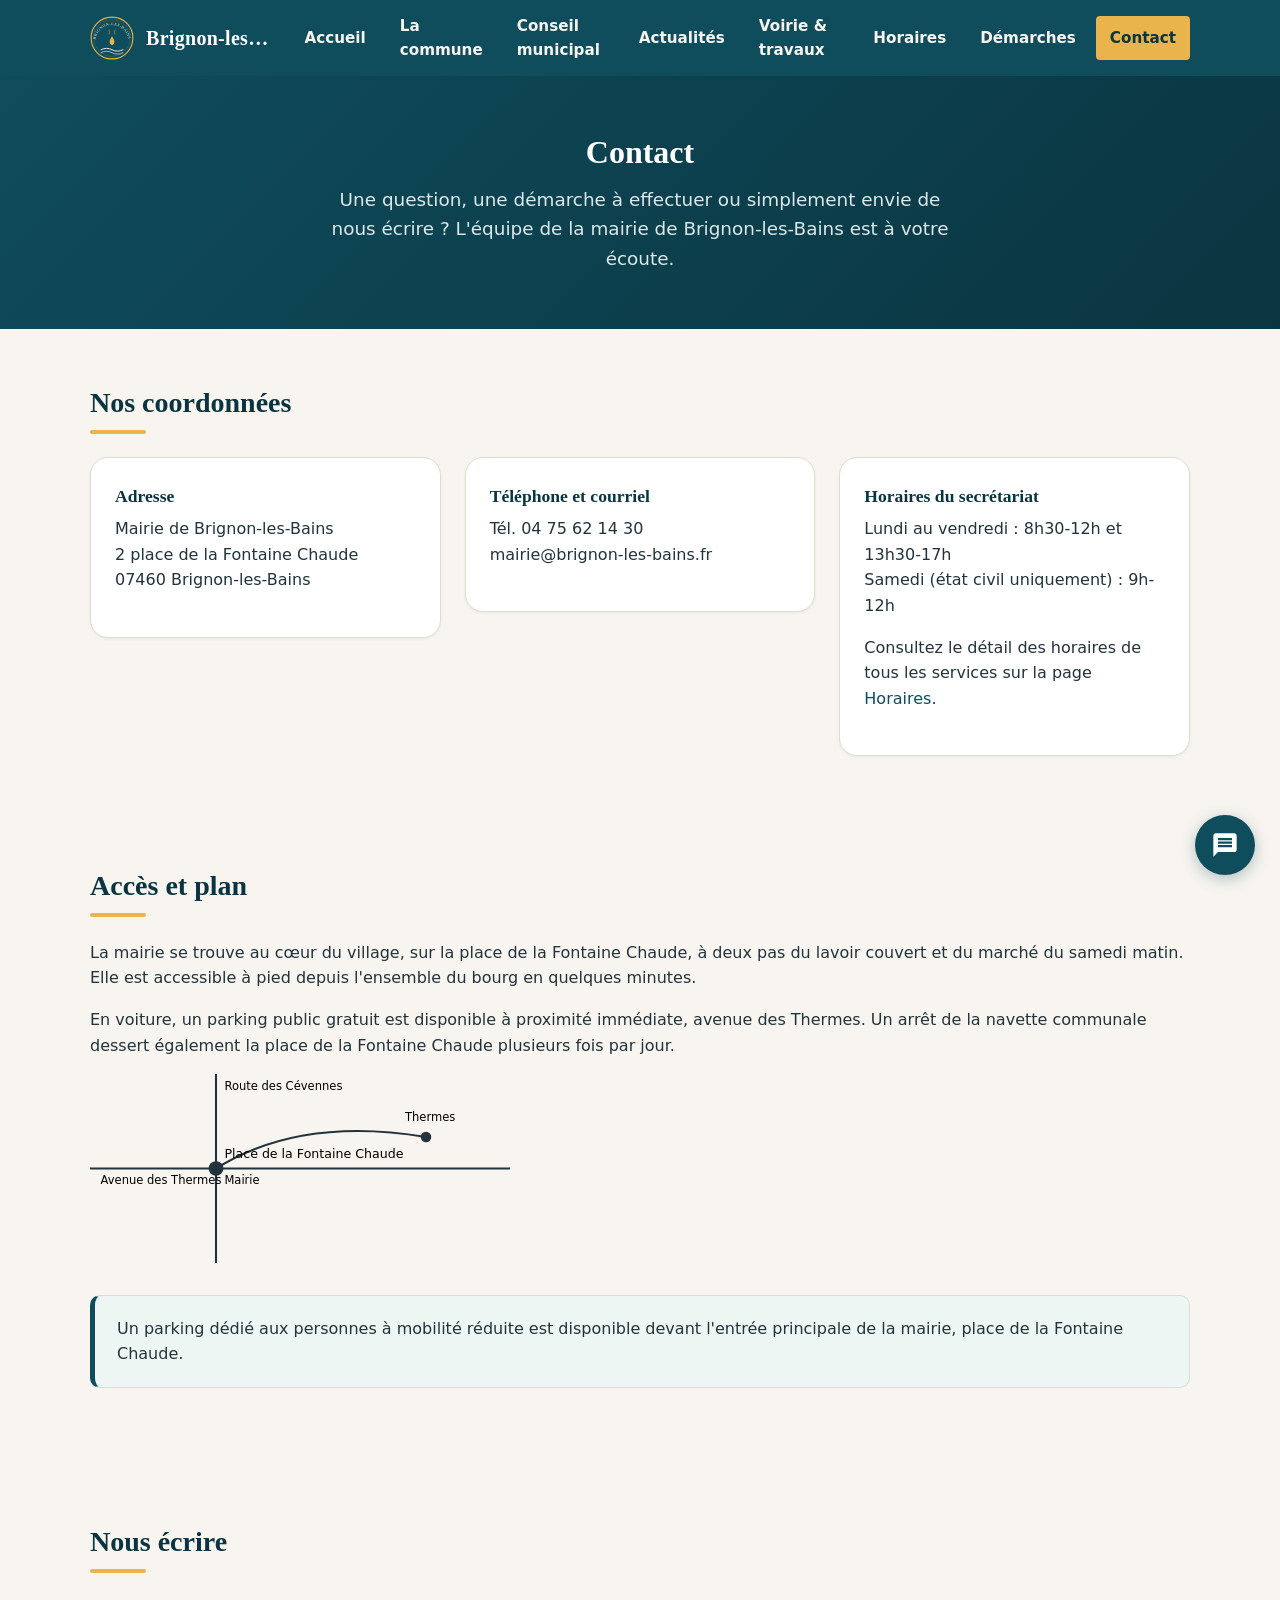
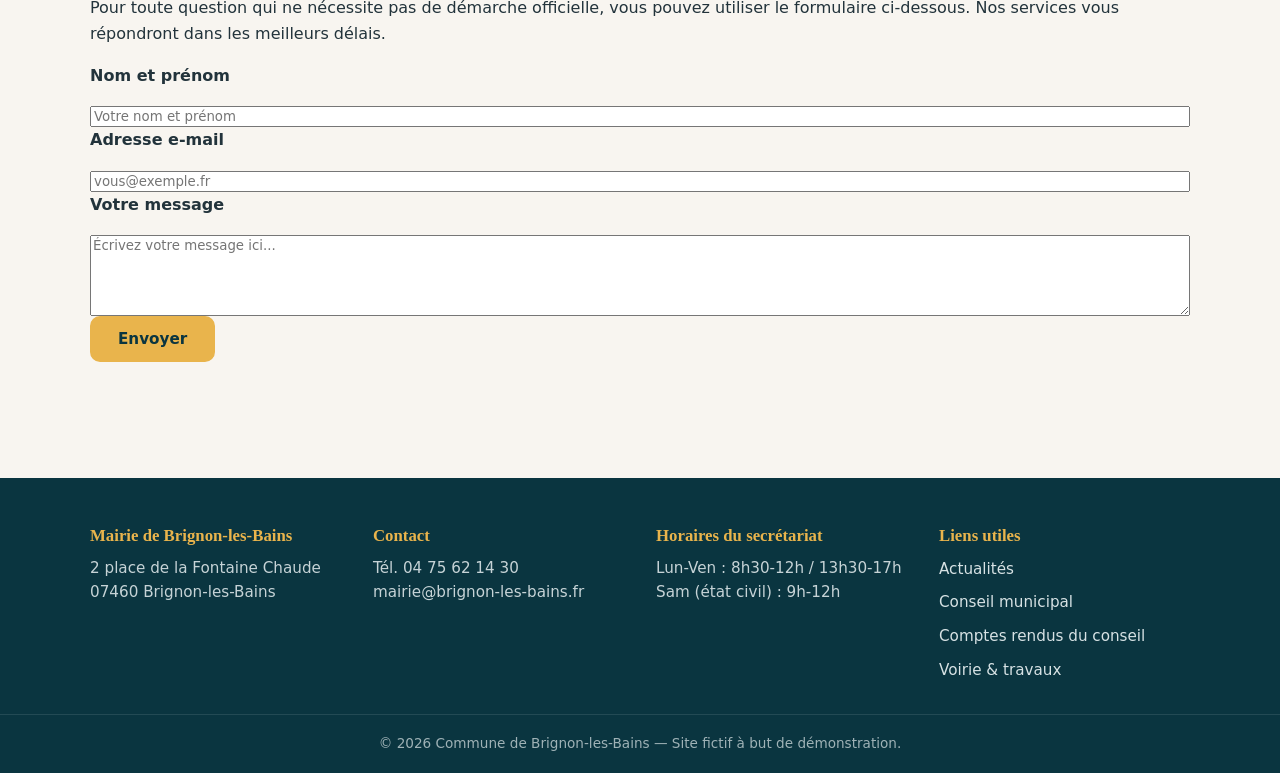
<file: contact.html>
<!DOCTYPE html>
<html lang="fr">
<head>
<meta charset="UTF-8">
<meta name="viewport" content="width=device-width, initial-scale=1.0">
<title>Contact — Mairie de Brignon-les-Bains</title>
<meta name="description" content="Coordonnées et plan d'accès de la mairie de Brignon-les-Bains.">
<link rel="icon" type="image/svg+xml" href="assets/images/favicon.svg">
<link rel="stylesheet" href="assets/css/style.css">
</head>
<body>
<a href="#main-content" class="skip-link">Aller au contenu principal</a>
<header class="site-header">
  <div class="container header-inner">
    <a href="index.html" class="logo-link">
      <img src="assets/images/logo.svg" alt="Logo de la commune de Brignon-les-Bains" class="logo">
      <span class="site-title">Brignon-les-Bains</span>
    </a>
    <button class="nav-toggle" aria-label="Ouvrir le menu" aria-expanded="false" aria-controls="main-nav">
      <span></span><span></span><span></span>
    </button>
    <nav class="main-nav" id="main-nav">
      <ul>
        <li><a href="index.html">Accueil</a></li>
        <li><a href="la-commune.html">La commune</a></li>
        <li><a href="conseil-municipal.html">Conseil municipal</a></li>
        <li><a href="actualites.html">Actualités</a></li>
        <li><a href="voirie.html">Voirie &amp; travaux</a></li>
        <li><a href="horaires.html">Horaires</a></li>
        <li><a href="demarches.html">Démarches</a></li>
        <li><a href="contact.html" class="active">Contact</a></li>
      </ul>
    </nav>
  </div>
</header>

<main id="main-content">
<div class="page-header">
  <div class="container">
    <h1>Contact</h1>
    <p class="lead">Une question, une démarche à effectuer ou simplement envie de nous écrire ? L'équipe de la mairie de Brignon-les-Bains est à votre écoute.</p>
  </div>
</div>

<section class="section">
  <div class="container">
    <h2 class="section-title">Nos coordonnées</h2>
    <div class="contact-grid">
      <div class="contact-card">
        <h3>Adresse</h3>
        <p>Mairie de Brignon-les-Bains<br>2 place de la Fontaine Chaude<br>07460 Brignon-les-Bains</p>
      </div>
      <div class="contact-card">
        <h3>Téléphone et courriel</h3>
        <p>Tél. 04 75 62 14 30<br>mairie@brignon-les-bains.fr</p>
      </div>
      <div class="contact-card">
        <h3>Horaires du secrétariat</h3>
        <p>Lundi au vendredi : 8h30-12h et 13h30-17h<br>Samedi (état civil uniquement) : 9h-12h</p>
        <p>Consultez le détail des horaires de tous les services sur la page <a href="horaires.html">Horaires</a>.</p>
      </div>
    </div>
  </div>
</section>

<section class="section">
  <div class="container">
    <h2 class="section-title">Accès et plan</h2>
    <p>La mairie se trouve au cœur du village, sur la place de la Fontaine Chaude, à deux pas du lavoir couvert et du marché du samedi matin. Elle est accessible à pied depuis l'ensemble du bourg en quelques minutes.</p>
    <p>En voiture, un parking public gratuit est disponible à proximité immédiate, avenue des Thermes. Un arrêt de la navette communale dessert également la place de la Fontaine Chaude plusieurs fois par jour.</p>
    <svg viewBox="0 0 400 180" role="img" aria-label="Schéma d'accès simplifié au centre du village de Brignon-les-Bains" style="width:100%;max-width:420px;height:auto;">
      <rect x="0" y="0" width="400" height="180" fill="none" />
      <path d="M0 90 H400" stroke="currentColor" stroke-width="2" />
      <path d="M120 0 V180" stroke="currentColor" stroke-width="2" />
      <path d="M120 90 Q 200 40 320 60" stroke="currentColor" stroke-width="2" fill="none" />
      <circle cx="120" cy="90" r="7" fill="currentColor" />
      <text x="128" y="80" font-size="12">Place de la Fontaine Chaude</text>
      <text x="128" y="105" font-size="11">Mairie</text>
      <circle cx="320" cy="60" r="5" fill="currentColor" />
      <text x="300" y="45" font-size="11">Thermes</text>
      <text x="10" y="105" font-size="11">Avenue des Thermes</text>
      <text x="128" y="15" font-size="11">Route des Cévennes</text>
    </svg>
    <div class="info-box">
      <p>Un parking dédié aux personnes à mobilité réduite est disponible devant l'entrée principale de la mairie, place de la Fontaine Chaude.</p>
    </div>
  </div>
</section>

<section class="section">
  <div class="container">
    <h2 class="section-title">Nous écrire</h2>
    <p>Pour toute question qui ne nécessite pas de démarche officielle, vous pouvez utiliser le formulaire ci-dessous. Nos services vous répondront dans les meilleurs délais.</p>
    <form action="#" class="contact-form">
      <div class="form-group">
        <label for="contact-nom" class="form-field">Nom et prénom</label>
        <input type="text" id="contact-nom" name="nom" placeholder="Votre nom et prénom">
      </div>
      <div class="form-group">
        <label for="contact-email" class="form-field">Adresse e-mail</label>
        <input type="email" id="contact-email" name="email" placeholder="vous@exemple.fr">
      </div>
      <div class="form-group">
        <label for="contact-message" class="form-field">Votre message</label>
        <textarea id="contact-message" name="message" rows="5" placeholder="Écrivez votre message ici..."></textarea>
      </div>
      <button type="submit" class="btn btn-primary">Envoyer</button>
    </form>
  </div>
</section>
</main>

<footer class="site-footer">
  <div class="container footer-inner">
    <div class="footer-col">
      <h3>Mairie de Brignon-les-Bains</h3>
      <p>2 place de la Fontaine Chaude<br>07460 Brignon-les-Bains</p>
    </div>
    <div class="footer-col">
      <h3>Contact</h3>
      <p>Tél. 04 75 62 14 30<br>mairie@brignon-les-bains.fr</p>
    </div>
    <div class="footer-col">
      <h3>Horaires du secrétariat</h3>
      <p>Lun-Ven : 8h30-12h / 13h30-17h<br>Sam (état civil) : 9h-12h</p>
    </div>
    <div class="footer-col">
      <h3>Liens utiles</h3>
      <ul class="footer-links">
        <li><a href="actualites.html">Actualités</a></li>
        <li><a href="conseil-municipal.html">Conseil municipal</a></li>
        <li><a href="comptes-rendus.html">Comptes rendus du conseil</a></li>
        <li><a href="voirie.html">Voirie &amp; travaux</a></li>
      </ul>
    </div>
  </div>
  <p class="footer-copy">© 2026 Commune de Brignon-les-Bains — Site fictif à but de démonstration.</p>
</footer>

<script src="assets/js/main.js"></script>
</body>
</html>
</file>
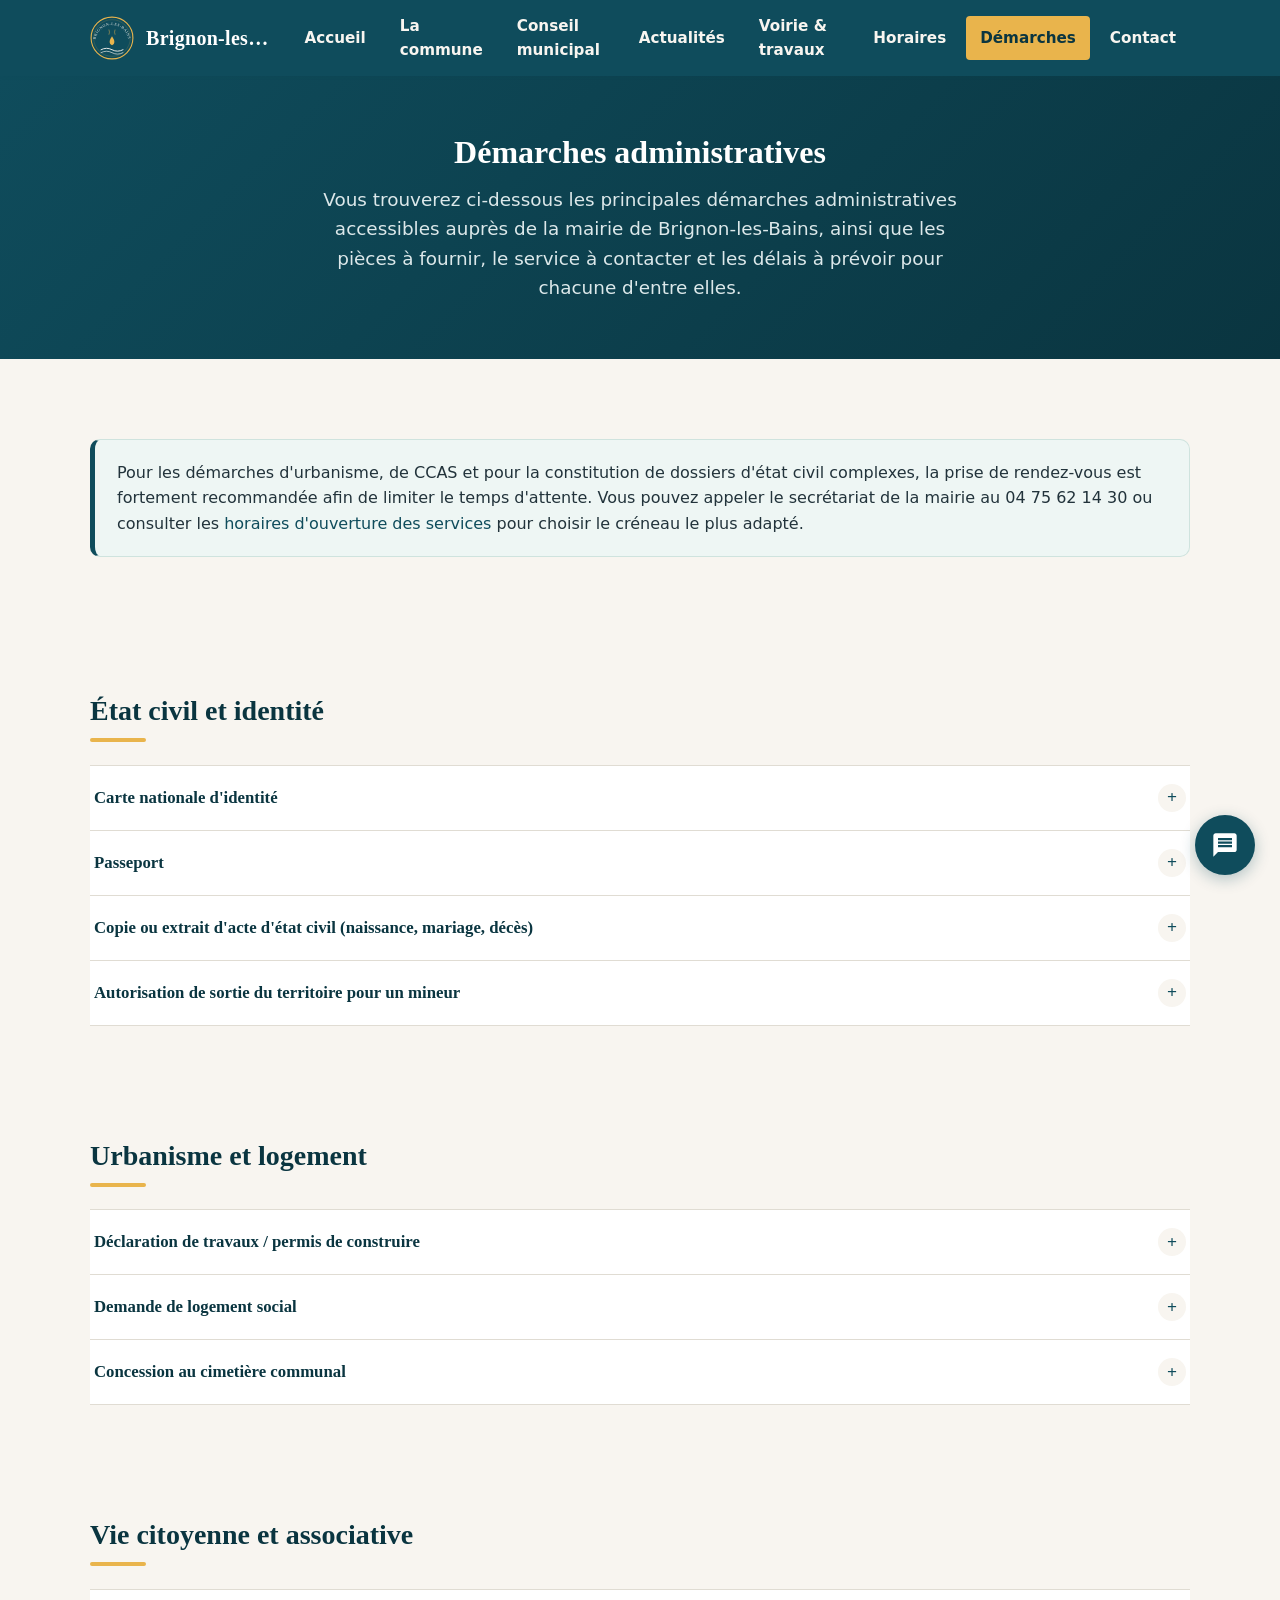
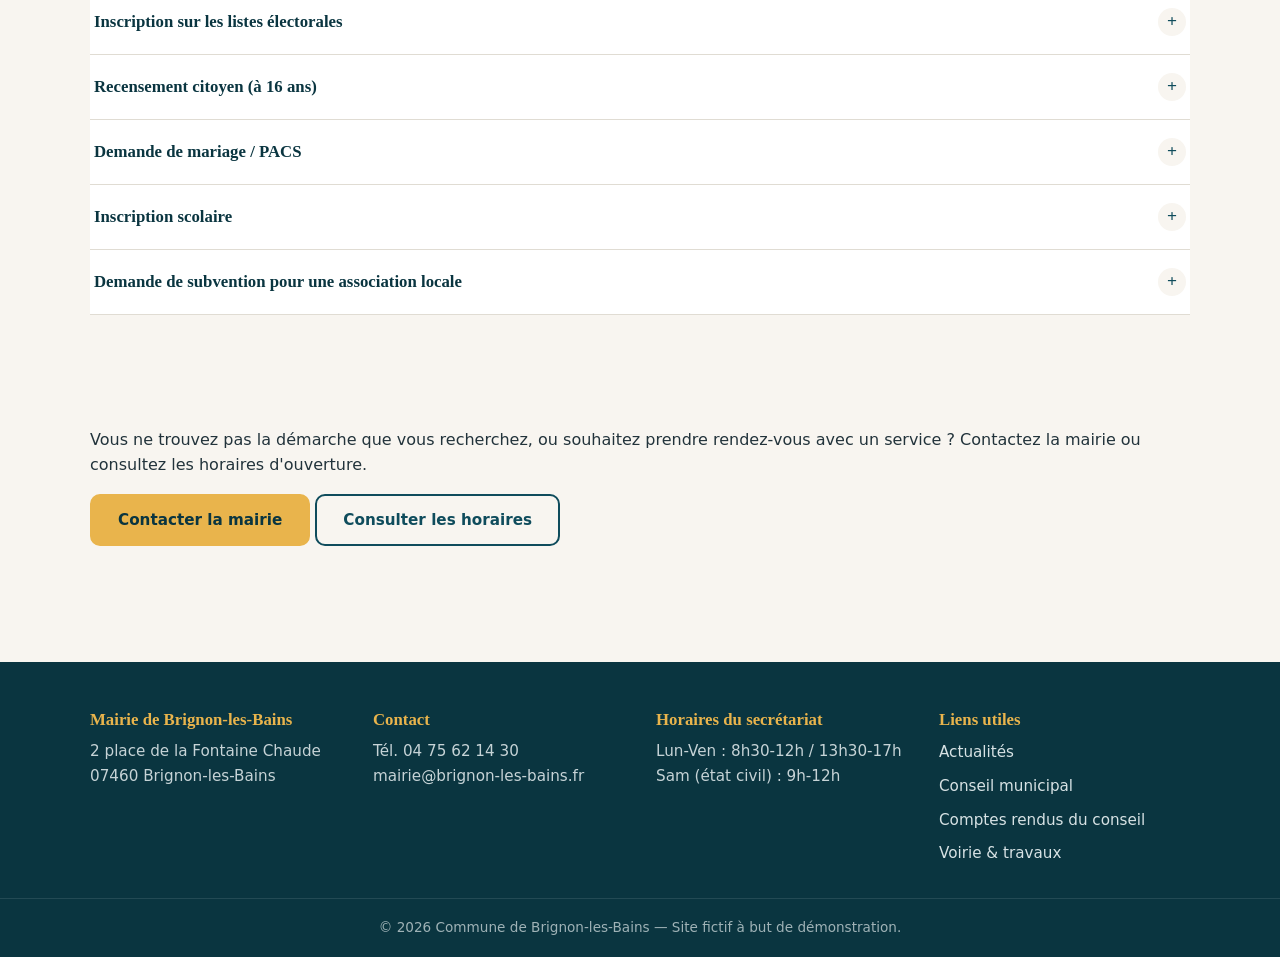
<file: demarches.html>
<!DOCTYPE html>
<html lang="fr">
<head>
<meta charset="UTF-8">
<meta name="viewport" content="width=device-width, initial-scale=1.0">
<title>Démarches — Mairie de Brignon-les-Bains</title>
<meta name="description" content="Toutes les démarches administratives de la commune de Brignon-les-Bains : état civil, urbanisme, élections, et plus.">
<link rel="icon" type="image/svg+xml" href="assets/images/favicon.svg">
<link rel="stylesheet" href="assets/css/style.css">
</head>
<body>
<a href="#main-content" class="skip-link">Aller au contenu principal</a>
<header class="site-header">
  <div class="container header-inner">
    <a href="index.html" class="logo-link">
      <img src="assets/images/logo.svg" alt="Logo de la commune de Brignon-les-Bains" class="logo">
      <span class="site-title">Brignon-les-Bains</span>
    </a>
    <button class="nav-toggle" aria-label="Ouvrir le menu" aria-expanded="false" aria-controls="main-nav">
      <span></span><span></span><span></span>
    </button>
    <nav class="main-nav" id="main-nav">
      <ul>
        <li><a href="index.html">Accueil</a></li>
        <li><a href="la-commune.html">La commune</a></li>
        <li><a href="conseil-municipal.html">Conseil municipal</a></li>
        <li><a href="actualites.html">Actualités</a></li>
        <li><a href="voirie.html">Voirie &amp; travaux</a></li>
        <li><a href="horaires.html">Horaires</a></li>
        <li><a href="demarches.html" class="active">Démarches</a></li>
        <li><a href="contact.html">Contact</a></li>
      </ul>
    </nav>
  </div>
</header>

<main id="main-content">
<div class="page-header">
  <div class="container">
    <h1>Démarches administratives</h1>
    <p class="lead">Vous trouverez ci-dessous les principales démarches administratives accessibles auprès de la mairie de Brignon-les-Bains, ainsi que les pièces à fournir, le service à contacter et les délais à prévoir pour chacune d'entre elles.</p>
  </div>
</div>

<section class="section">
  <div class="container">
    <div class="info-box">
      <p>Pour les démarches d'urbanisme, de CCAS et pour la constitution de dossiers d'état civil complexes, la prise de rendez-vous est fortement recommandée afin de limiter le temps d'attente. Vous pouvez appeler le secrétariat de la mairie au 04 75 62 14 30 ou consulter les <a href="horaires.html">horaires d'ouverture des services</a> pour choisir le créneau le plus adapté.</p>
    </div>
  </div>
</section>

<section class="section">
  <div class="container">
    <h2 class="section-title">État civil et identité</h2>
    <div class="accordion">
      <div class="accordion-item">
        <button class="accordion-header" aria-expanded="false">Carte nationale d'identité</button>
        <div class="accordion-panel">
          <p>La carte nationale d'identité (CNI) est un document officiel permettant de justifier de son identité en France et dans de nombreux pays européens. La demande se fait via une pré-demande en ligne, suivie d'un dépôt en personne dans une mairie équipée d'une station biométrique.</p>
          <p><strong>Pièces à fournir :</strong> formulaire de pré-demande en ligne (ou papier), une photo d'identité récente aux normes, un justificatif de domicile de moins d'un an, l'ancienne carte d'identité ou une déclaration de perte/vol, et pour un mineur l'autorisation d'un parent avec sa pièce d'identité.</p>
          <p><strong>Où s'adresser :</strong> secrétariat général de la mairie, sur rendez-vous conseillé au 04 75 62 14 30. La commune n'étant pas équipée d'une station biométrique, les habitants sont orientés vers la mairie équipée la plus proche pour le dépôt du dossier.</p>
          <p><strong>Délai / coût :</strong> gratuit pour une première demande ou un renouvellement ; comptez en général deux à quatre semaines de délai de fabrication.</p>
          <p><a href="assets/documents/formulaires/formulaire-pre-demande-cni.pdf" class="btn btn-outline" download>Télécharger la fiche de préparation (PDF)</a></p>
        </div>
      </div>
      <div class="accordion-item">
        <button class="accordion-header" aria-expanded="false">Passeport</button>
        <div class="accordion-panel">
          <p>Le passeport est indispensable pour tout voyage hors de l'Union européenne et sert également de pièce d'identité. Comme pour la carte d'identité, il fait l'objet d'une pré-demande en ligne puis d'un dépôt dans une mairie équipée.</p>
          <p><strong>Pièces à fournir :</strong> pré-demande en ligne, photo d'identité conforme, justificatif de domicile récent, ancien passeport le cas échéant, carte nationale d'identité, timbre fiscal dématérialisé (86 € pour un adulte, 42,50 € pour un mineur de 15 ans et plus, 17 € pour un mineur de moins de 15 ans).</p>
          <p><strong>Où s'adresser :</strong> secrétariat général de la mairie pour la constitution du dossier, dépôt en mairie équipée d'une station biométrique (la plus proche se trouve à la sous-préfecture). Renseignements au 04 75 62 14 30.</p>
          <p><strong>Délai / coût :</strong> comptez de deux à six semaines selon la période de l'année, notamment avant les congés scolaires. Coût variable selon l'âge du demandeur (timbre fiscal).</p>
          <p><a href="assets/documents/formulaires/formulaire-pre-demande-passeport.pdf" class="btn btn-outline" download>Télécharger la fiche de préparation (PDF)</a></p>
        </div>
      </div>
      <div class="accordion-item">
        <button class="accordion-header" aria-expanded="false">Copie ou extrait d'acte d'état civil (naissance, mariage, décès)</button>
        <div class="accordion-panel">
          <p>Les copies intégrales et extraits d'actes de naissance, de mariage ou de décès peuvent être demandés par les personnes concernées, leurs ascendants, descendants ou représentants légaux, dès lors que l'événement a été enregistré à Brignon-les-Bains.</p>
          <p><strong>Pièces à fournir :</strong> pièce d'identité du demandeur, indication des noms, prénoms et dates de l'événement concerné, et justification du lien de filiation si la demande concerne un tiers.</p>
          <p><strong>Où s'adresser :</strong> service état civil du secrétariat général, sur place, par courrier ou via le formulaire en ligne du site. Tél. 04 75 62 14 30.</p>
          <p><strong>Délai / coût :</strong> gratuit ; délivrance immédiate au guichet ou sous quelques jours par courrier.</p>
          <p><a href="assets/documents/formulaires/formulaire-demande-copie-acte-etat-civil.pdf" class="btn btn-outline" download>Télécharger le formulaire (PDF)</a></p>
        </div>
      </div>
      <div class="accordion-item">
        <button class="accordion-header" aria-expanded="false">Autorisation de sortie du territoire pour un mineur</button>
        <div class="accordion-panel">
          <p>Depuis 2017, un mineur non accompagné par un titulaire de l'autorité parentale qui voyage à l'étranger doit disposer d'une autorisation de sortie du territoire (AST), en plus de sa pièce d'identité.</p>
          <p><strong>Pièces à fournir :</strong> formulaire AST (Cerfa n°15646*01) rempli et signé par un parent titulaire de l'autorité parentale, photocopie de la pièce d'identité du parent signataire, pièce d'identité du mineur.</p>
          <p><strong>Où s'adresser :</strong> aucune démarche en mairie n'est nécessaire, le formulaire est disponible en téléchargement libre ; le secrétariat général peut toutefois vous aider à le compléter au 04 75 62 14 30.</p>
          <p><strong>Délai / coût :</strong> gratuit, l'autorisation est valable pour un an maximum à compter de sa signature.</p>
          <p><a href="assets/documents/formulaires/formulaire-autorisation-sortie-territoire.pdf" class="btn btn-outline" download>Télécharger le formulaire AST (PDF)</a></p>
        </div>
      </div>
    </div>
  </div>
</section>

<section class="section">
  <div class="container">
    <h2 class="section-title">Urbanisme et logement</h2>
    <div class="accordion">
      <div class="accordion-item">
        <button class="accordion-header" aria-expanded="false">Déclaration de travaux / permis de construire</button>
        <div class="accordion-panel">
          <p>Toute construction nouvelle, extension, ou modification de l'aspect extérieur d'un bâtiment doit faire l'objet d'une déclaration préalable de travaux ou, selon l'ampleur du projet, d'un permis de construire déposé en mairie.</p>
          <p><strong>Pièces à fournir :</strong> formulaire Cerfa correspondant au projet, plan de situation du terrain, plan de masse, plan des façades et toitures, notice descriptive du projet et photographies du terrain.</p>
          <p><strong>Où s'adresser :</strong> service urbanisme de la mairie, uniquement sur rendez-vous au 04 75 62 14 31 (consultez les horaires de permanence sur la page Horaires).</p>
          <p><strong>Délai / coût :</strong> instruction gratuite ; délai d'instruction d'un mois pour une déclaration préalable, de deux à trois mois pour un permis de construire, hors demandes de pièces complémentaires.</p>
          <p><a href="assets/documents/formulaires/formulaire-declaration-prealable-travaux.pdf" class="btn btn-outline" download>Télécharger la notice de dépôt (PDF)</a></p>
        </div>
      </div>
      <div class="accordion-item">
        <button class="accordion-header" aria-expanded="false">Demande de logement social</button>
        <div class="accordion-panel">
          <p>Les habitants souhaitant accéder à un logement locatif social sur la commune ou dans l'intercommunalité peuvent déposer une demande unique de logement social, valable dans tout le département.</p>
          <p><strong>Pièces à fournir :</strong> pièce d'identité, justificatifs de ressources des douze derniers mois, dernier avis d'imposition, justificatif de domicile et, le cas échéant, justificatif de la situation familiale.</p>
          <p><strong>Où s'adresser :</strong> CCAS de la mairie, qui accompagne la constitution du dossier et l'enregistrement auprès des bailleurs sociaux. Tél. 04 75 62 14 32, sur rendez-vous.</p>
          <p><strong>Délai / coût :</strong> dépôt gratuit ; la demande doit être renouvelée chaque année, le délai d'attribution dépend de la disponibilité des logements et de l'ancienneté de la demande.</p>
          <p><a href="assets/documents/formulaires/formulaire-demande-logement-social.pdf" class="btn btn-outline" download>Télécharger le formulaire (PDF)</a></p>
        </div>
      </div>
      <div class="accordion-item">
        <button class="accordion-header" aria-expanded="false">Concession au cimetière communal</button>
        <div class="accordion-panel">
          <p>Les familles souhaitant réserver un emplacement au cimetière communal peuvent acquérir une concession funéraire de courte, moyenne ou longue durée auprès de la mairie.</p>
          <p><strong>Pièces à fournir :</strong> pièce d'identité du demandeur, justificatif de domicile, et, en cas de renouvellement, le titre de concession existant.</p>
          <p><strong>Où s'adresser :</strong> secrétariat général de la mairie, service état civil et affaires funéraires, au 04 75 62 14 30.</p>
          <p><strong>Délai / coût :</strong> tarifs fixés par délibération du conseil municipal selon la durée choisie (15, 30 ou 50 ans) ; la concession est délivrée sous quelques jours après paiement.</p>
          <p><a href="assets/documents/formulaires/formulaire-demande-concession-cimetiere.pdf" class="btn btn-outline" download>Télécharger le formulaire (PDF)</a></p>
        </div>
      </div>
    </div>
  </div>
</section>

<section class="section">
  <div class="container">
    <h2 class="section-title">Vie citoyenne et associative</h2>
    <div class="accordion">
      <div class="accordion-item">
        <button class="accordion-header" aria-expanded="false">Inscription sur les listes électorales</button>
        <div class="accordion-panel">
          <p>L'inscription sur les listes électorales est nécessaire pour pouvoir voter aux élections. Elle est automatique pour les jeunes majeurs déjà recensés, mais reste obligatoire pour toute personne s'installant à Brignon-les-Bains.</p>
          <p><strong>Pièces à fournir :</strong> pièce d'identité en cours de validité et justificatif de domicile récent (ou attestation de rattachement pour les cas particuliers).</p>
          <p><strong>Où s'adresser :</strong> secrétariat général de la mairie, ou téléservice en ligne. Tél. 04 75 62 14 30.</p>
          <p><strong>Délai / coût :</strong> gratuit ; l'inscription doit être effectuée avant le sixième vendredi précédant un scrutin pour y participer.</p>
          <p><a href="assets/documents/formulaires/formulaire-inscription-listes-electorales.pdf" class="btn btn-outline" download>Télécharger le formulaire (PDF)</a></p>
        </div>
      </div>
      <div class="accordion-item">
        <button class="accordion-header" aria-expanded="false">Recensement citoyen (à 16 ans)</button>
        <div class="accordion-panel">
          <p>Tout jeune de nationalité française doit se faire recenser en mairie dans les trois mois suivant son 16e anniversaire. Cette démarche est obligatoire et permet ensuite la convocation à la journée défense et citoyenneté.</p>
          <p><strong>Pièces à fournir :</strong> pièce d'identité du jeune, livret de famille et justificatif de domicile des parents.</p>
          <p><strong>Où s'adresser :</strong> secrétariat général de la mairie du domicile, guichet ou téléservice en ligne. Tél. 04 75 62 14 30.</p>
          <p><strong>Délai / coût :</strong> gratuit ; une attestation de recensement est remise immédiatement et doit être conservée précieusement (nécessaire pour les inscriptions à examens et concours avant 18 ans).</p>
          <p><a href="assets/documents/formulaires/formulaire-recensement-citoyen.pdf" class="btn btn-outline" download>Télécharger le formulaire (PDF)</a></p>
        </div>
      </div>
      <div class="accordion-item">
        <button class="accordion-header" aria-expanded="false">Demande de mariage / PACS</button>
        <div class="accordion-panel">
          <p>Le mariage civil est célébré en mairie après constitution d'un dossier de mariage. Le PACS (pacte civil de solidarité) peut également être enregistré en mairie depuis 2017.</p>
          <p><strong>Pièces à fournir :</strong> pour un mariage, pièces d'identité des futurs époux, justificatifs de domicile, copies d'actes de naissance de moins de trois mois, informations sur les témoins ; pour un PACS, convention de PACS, déclaration conjointe, pièces d'identité et actes de naissance des partenaires.</p>
          <p><strong>Où s'adresser :</strong> service état civil du secrétariat général, sur rendez-vous au 04 75 62 14 30.</p>
          <p><strong>Délai / coût :</strong> gratuit ; comptez au moins un mois avant la date souhaitée pour le dépôt du dossier de mariage afin de respecter les délais légaux de publication des bans.</p>
          <p><a href="assets/documents/formulaires/formulaire-dossier-mariage-pacs.pdf" class="btn btn-outline" download>Télécharger la fiche de renseignements (PDF)</a></p>
        </div>
      </div>
      <div class="accordion-item">
        <button class="accordion-header" aria-expanded="false">Inscription scolaire</button>
        <div class="accordion-panel">
          <p>L'inscription à l'école maternelle ou élémentaire communale se fait chaque année auprès de la mairie, qui délivre un certificat d'inscription à présenter ensuite à la direction de l'école.</p>
          <p><strong>Pièces à fournir :</strong> livret de famille ou acte de naissance de l'enfant, justificatif de domicile, carnet de santé attestant des vaccinations obligatoires et, en cas de changement d'école, certificat de radiation de l'établissement précédent.</p>
          <p><strong>Où s'adresser :</strong> secrétariat général de la mairie, service scolaire, au 04 75 62 14 33.</p>
          <p><strong>Délai / coût :</strong> gratuit ; les inscriptions pour la rentrée de septembre sont à effectuer entre mars et juin de l'année en cours.</p>
          <p><a href="assets/documents/formulaires/formulaire-inscription-scolaire.pdf" class="btn btn-outline" download>Télécharger le formulaire (PDF)</a></p>
        </div>
      </div>
      <div class="accordion-item">
        <button class="accordion-header" aria-expanded="false">Demande de subvention pour une association locale</button>
        <div class="accordion-panel">
          <p>Les associations locales à but non lucratif peuvent solliciter chaque année une subvention municipale de fonctionnement ou de projet auprès du conseil municipal.</p>
          <p><strong>Pièces à fournir :</strong> dossier de demande de subvention type (Cerfa n°12156*05), statuts de l'association, derniers comptes approuvés, rapport d'activité de l'année écoulée et relevé d'identité bancaire (RIB).</p>
          <p><strong>Où s'adresser :</strong> secrétariat général de la mairie, service vie associative, au 04 75 62 14 34. Le dossier complet doit être déposé avant le vote du budget communal.</p>
          <p><strong>Délai / coût :</strong> gratuit ; instruction et vote en conseil municipal généralement au premier trimestre de l'année, notification de la décision par courrier.</p>
          <p><a href="assets/documents/formulaires/formulaire-demande-subvention-association.pdf" class="btn btn-outline" download>Télécharger le dossier de demande (PDF)</a></p>
        </div>
      </div>
    </div>
  </div>
</section>

<section class="section">
  <div class="container">
    <p>Vous ne trouvez pas la démarche que vous recherchez, ou souhaitez prendre rendez-vous avec un service ? Contactez la mairie ou consultez les horaires d'ouverture.</p>
    <a href="contact.html" class="btn btn-primary">Contacter la mairie</a>
    <a href="horaires.html" class="btn btn-outline">Consulter les horaires</a>
  </div>
</section>
</main>

<footer class="site-footer">
  <div class="container footer-inner">
    <div class="footer-col">
      <h3>Mairie de Brignon-les-Bains</h3>
      <p>2 place de la Fontaine Chaude<br>07460 Brignon-les-Bains</p>
    </div>
    <div class="footer-col">
      <h3>Contact</h3>
      <p>Tél. 04 75 62 14 30<br>mairie@brignon-les-bains.fr</p>
    </div>
    <div class="footer-col">
      <h3>Horaires du secrétariat</h3>
      <p>Lun-Ven : 8h30-12h / 13h30-17h<br>Sam (état civil) : 9h-12h</p>
    </div>
    <div class="footer-col">
      <h3>Liens utiles</h3>
      <ul class="footer-links">
        <li><a href="actualites.html">Actualités</a></li>
        <li><a href="conseil-municipal.html">Conseil municipal</a></li>
        <li><a href="comptes-rendus.html">Comptes rendus du conseil</a></li>
        <li><a href="voirie.html">Voirie &amp; travaux</a></li>
      </ul>
    </div>
  </div>
  <p class="footer-copy">© 2026 Commune de Brignon-les-Bains — Site fictif à but de démonstration.</p>
</footer>

<script src="assets/js/main.js"></script>
</body>
</html>
</file>
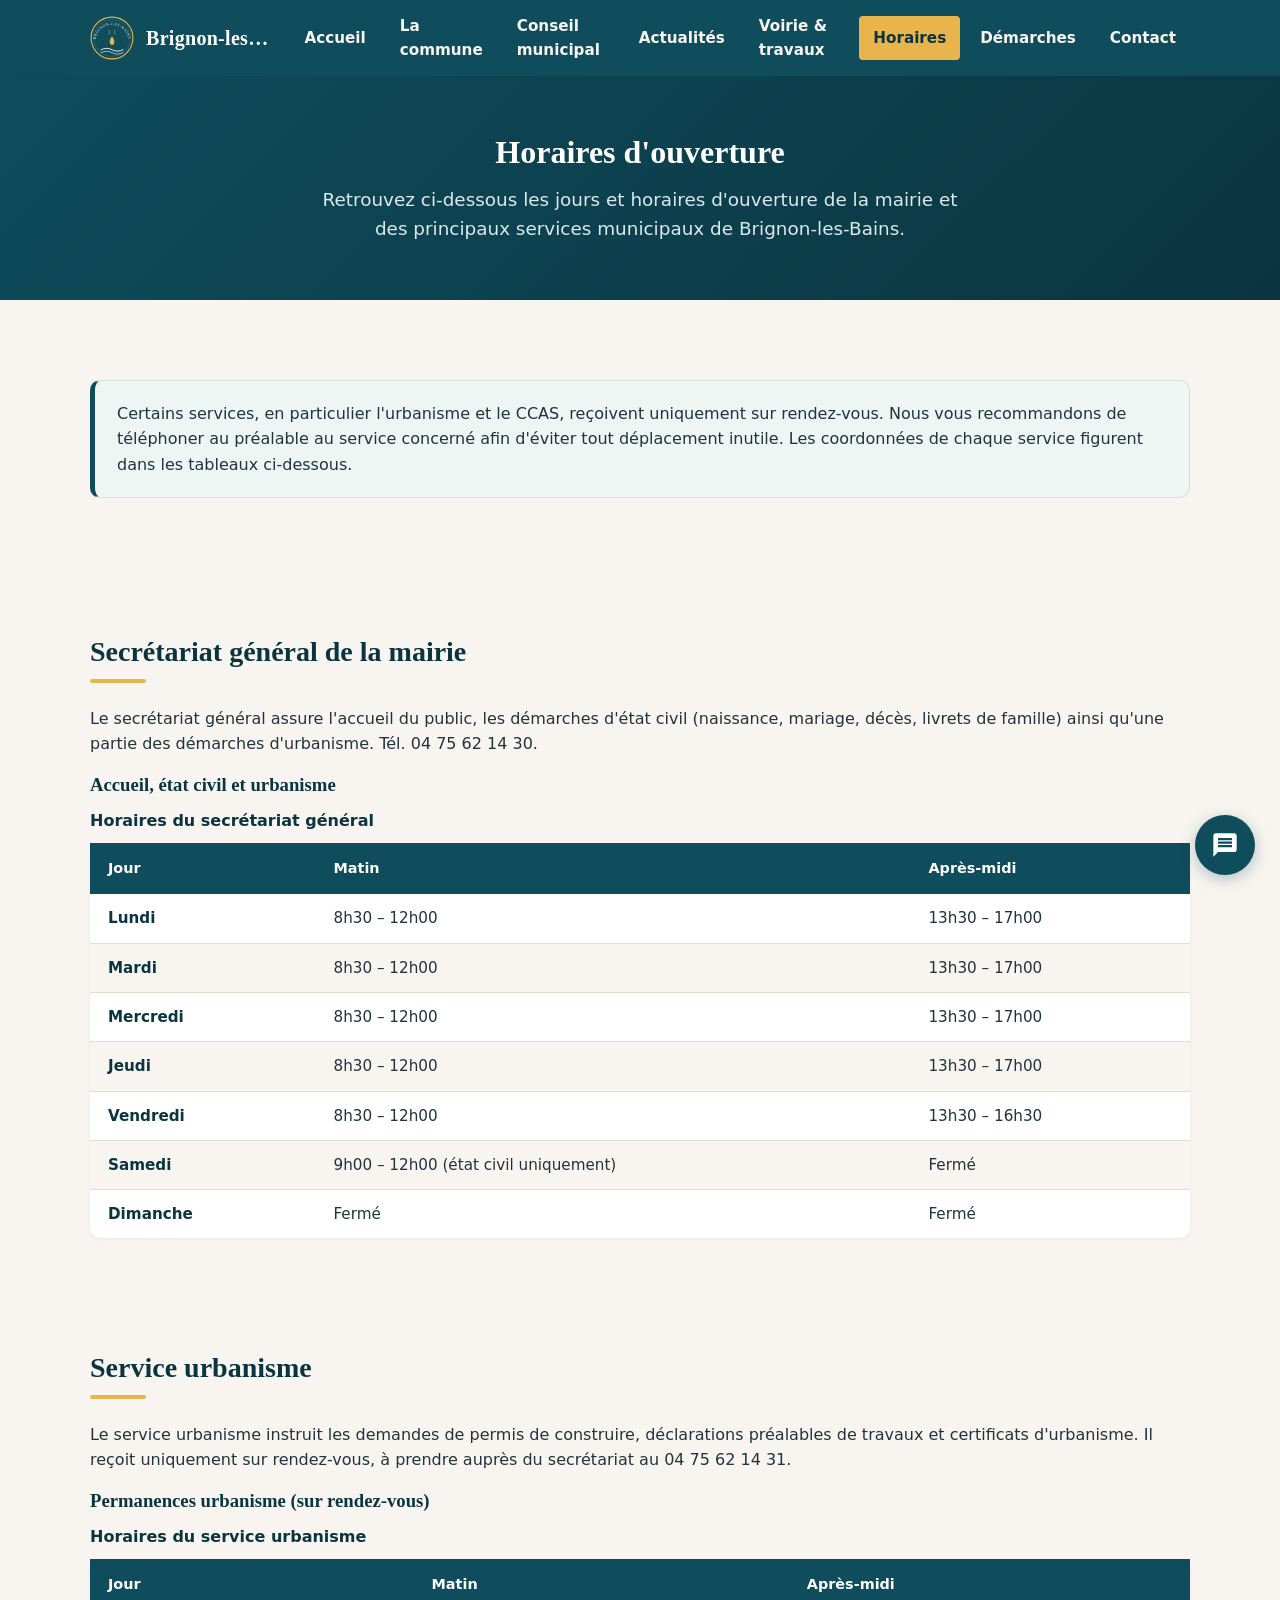
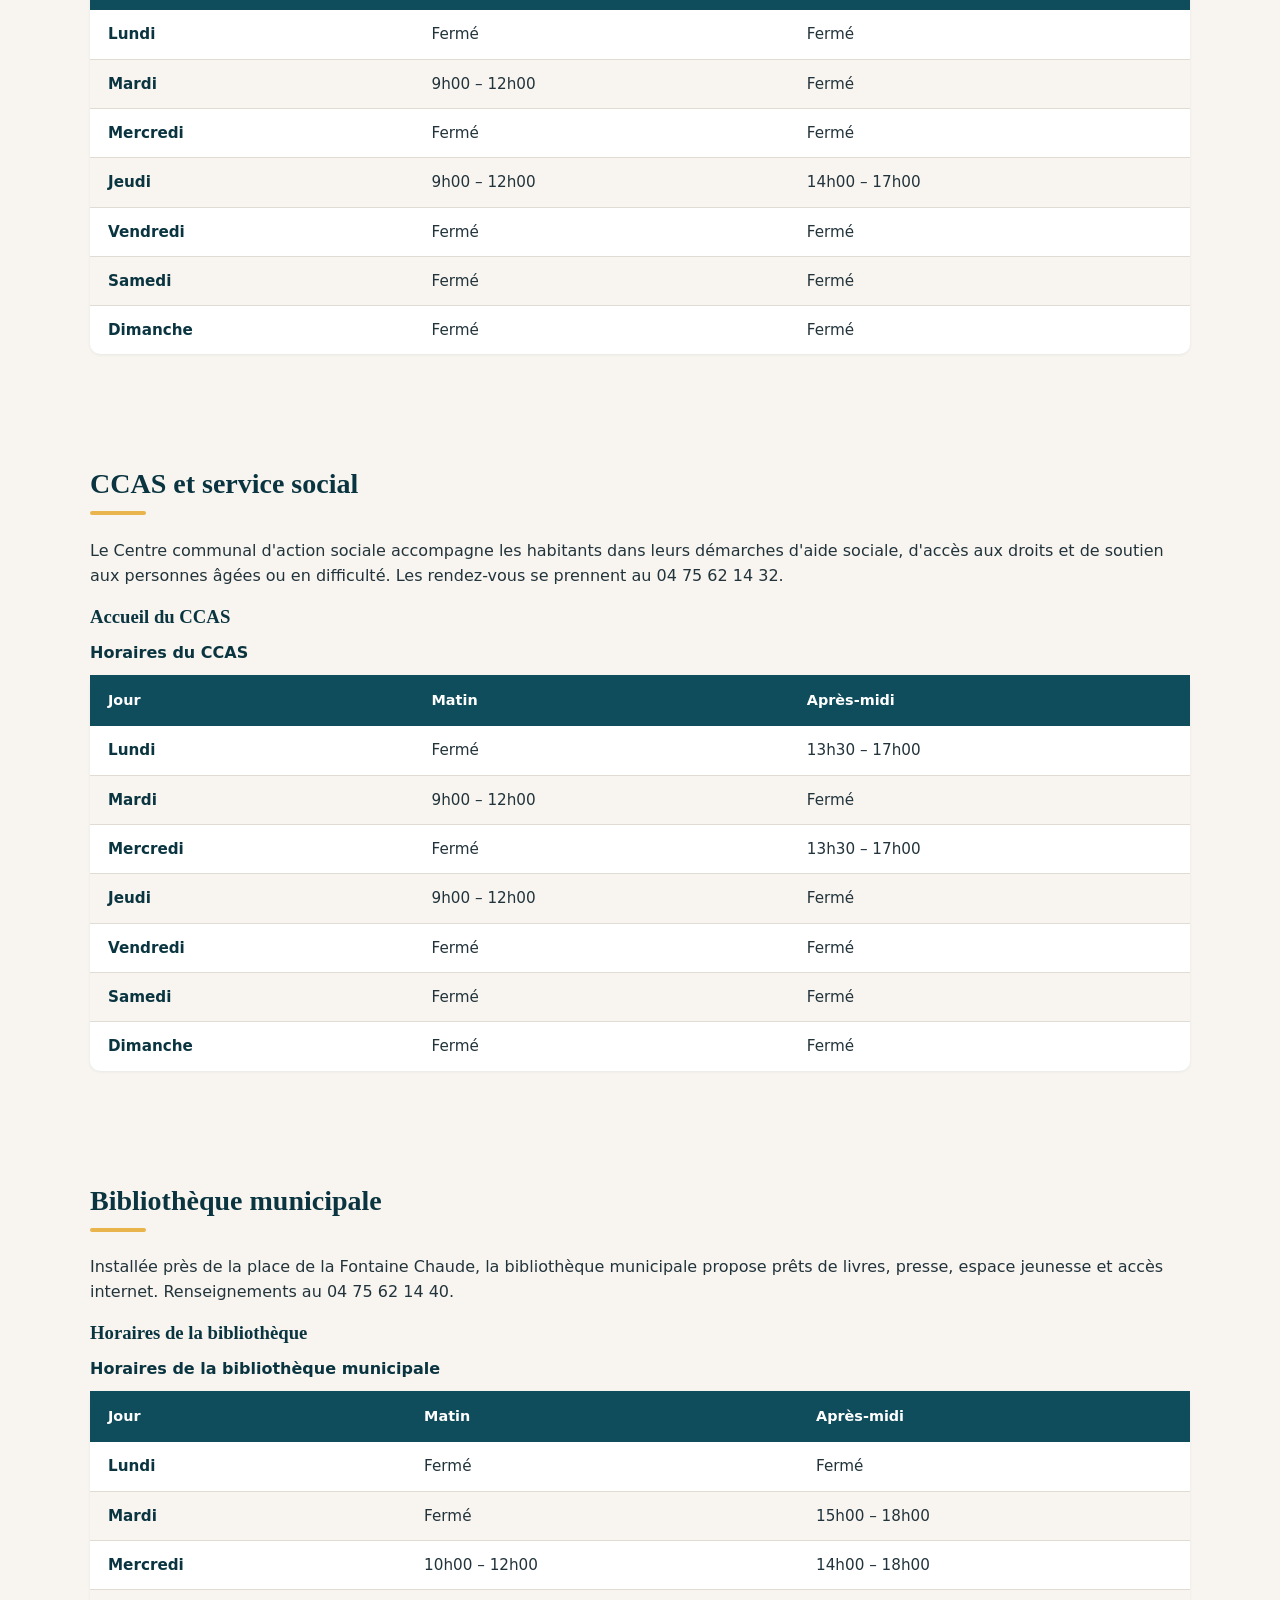
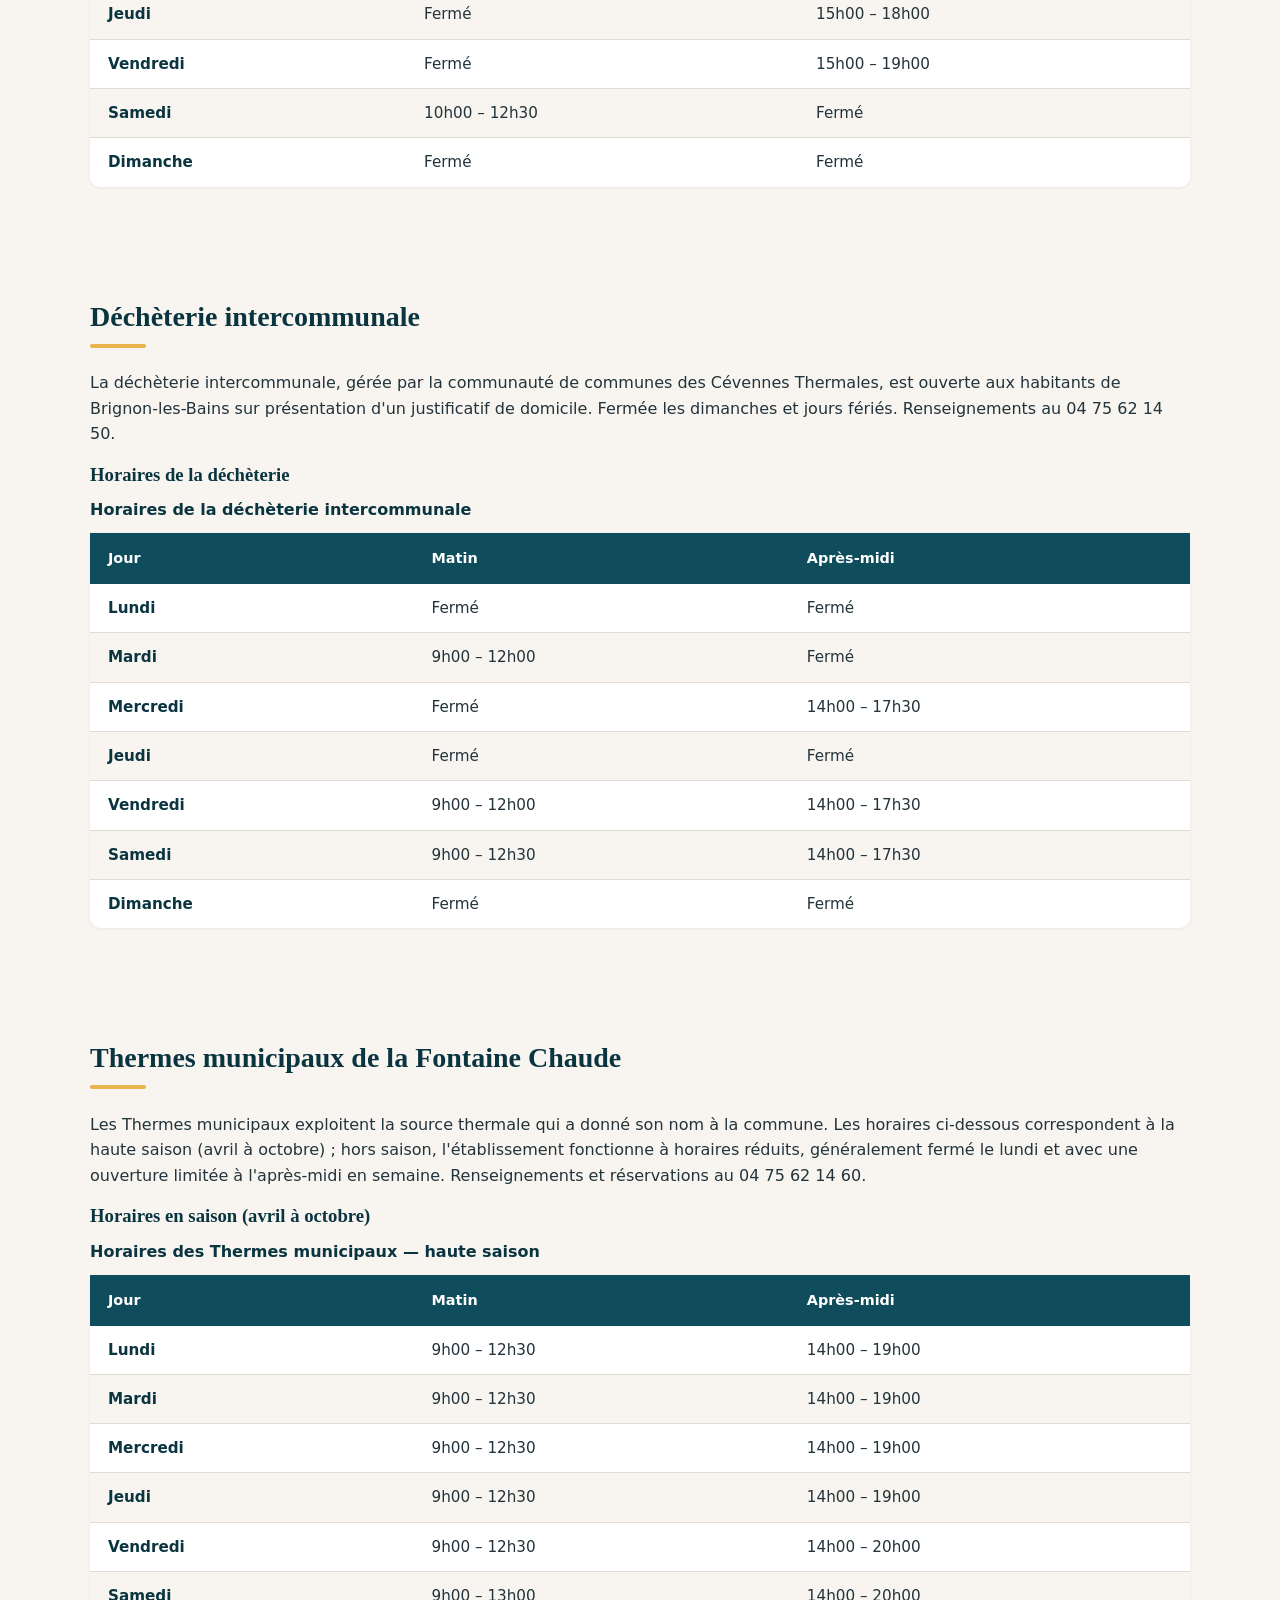
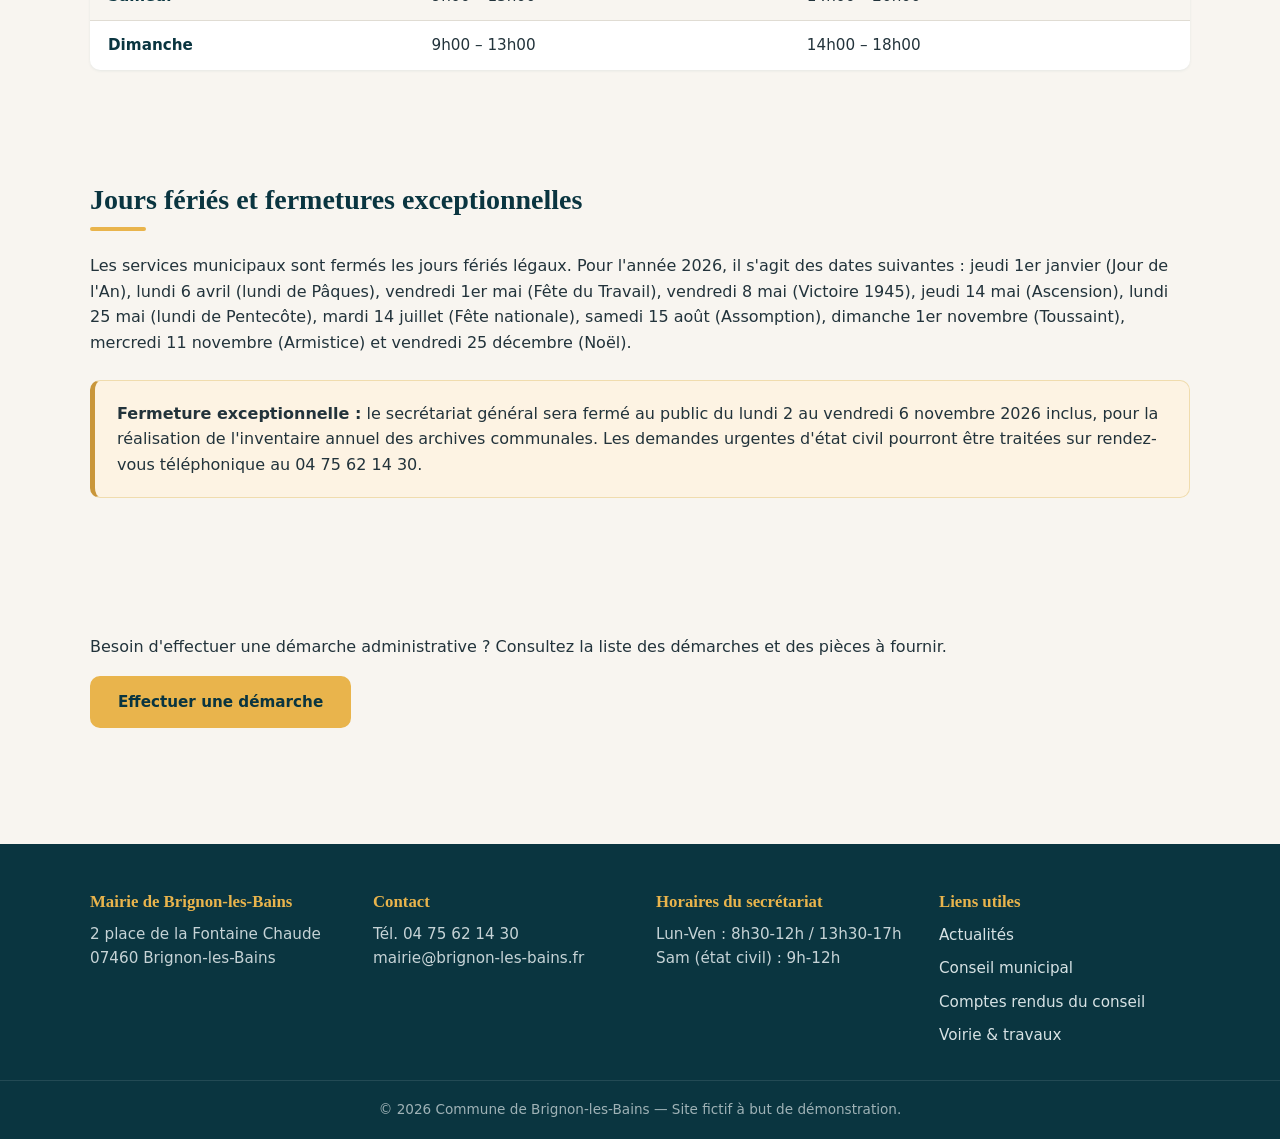
<file: horaires.html>
<!DOCTYPE html>
<html lang="fr">
<head>
<meta charset="UTF-8">
<meta name="viewport" content="width=device-width, initial-scale=1.0">
<title>Horaires — Mairie de Brignon-les-Bains</title>
<meta name="description" content="Horaires d'ouverture de la mairie et des services municipaux de Brignon-les-Bains.">
<link rel="icon" type="image/svg+xml" href="assets/images/favicon.svg">
<link rel="stylesheet" href="assets/css/style.css">
</head>
<body>
<a href="#main-content" class="skip-link">Aller au contenu principal</a>
<header class="site-header">
  <div class="container header-inner">
    <a href="index.html" class="logo-link">
      <img src="assets/images/logo.svg" alt="Logo de la commune de Brignon-les-Bains" class="logo">
      <span class="site-title">Brignon-les-Bains</span>
    </a>
    <button class="nav-toggle" aria-label="Ouvrir le menu" aria-expanded="false" aria-controls="main-nav">
      <span></span><span></span><span></span>
    </button>
    <nav class="main-nav" id="main-nav">
      <ul>
        <li><a href="index.html">Accueil</a></li>
        <li><a href="la-commune.html">La commune</a></li>
        <li><a href="conseil-municipal.html">Conseil municipal</a></li>
        <li><a href="actualites.html">Actualités</a></li>
        <li><a href="voirie.html">Voirie &amp; travaux</a></li>
        <li><a href="horaires.html" class="active">Horaires</a></li>
        <li><a href="demarches.html">Démarches</a></li>
        <li><a href="contact.html">Contact</a></li>
      </ul>
    </nav>
  </div>
</header>

<main id="main-content">
<div class="page-header">
  <div class="container">
    <h1>Horaires d'ouverture</h1>
    <p class="lead">Retrouvez ci-dessous les jours et horaires d'ouverture de la mairie et des principaux services municipaux de Brignon-les-Bains.</p>
  </div>
</div>

<section class="section">
  <div class="container">
    <div class="info-box">
      <p>Certains services, en particulier l'urbanisme et le CCAS, reçoivent uniquement sur rendez-vous. Nous vous recommandons de téléphoner au préalable au service concerné afin d'éviter tout déplacement inutile. Les coordonnées de chaque service figurent dans les tableaux ci-dessous.</p>
    </div>
  </div>
</section>

<section class="section">
  <div class="container">
    <h2 class="section-title">Secrétariat général de la mairie</h2>
    <p>Le secrétariat général assure l'accueil du public, les démarches d'état civil (naissance, mariage, décès, livrets de famille) ainsi qu'une partie des démarches d'urbanisme. Tél. 04 75 62 14 30.</p>
    <h3>Accueil, état civil et urbanisme</h3>
    <table class="table-horaires">
      <caption>Horaires du secrétariat général</caption>
      <thead>
        <tr><th scope="col">Jour</th><th scope="col">Matin</th><th scope="col">Après-midi</th></tr>
      </thead>
      <tbody>
        <tr><th scope="row">Lundi</th><td>8h30 – 12h00</td><td>13h30 – 17h00</td></tr>
        <tr><th scope="row">Mardi</th><td>8h30 – 12h00</td><td>13h30 – 17h00</td></tr>
        <tr><th scope="row">Mercredi</th><td>8h30 – 12h00</td><td>13h30 – 17h00</td></tr>
        <tr><th scope="row">Jeudi</th><td>8h30 – 12h00</td><td>13h30 – 17h00</td></tr>
        <tr><th scope="row">Vendredi</th><td>8h30 – 12h00</td><td>13h30 – 16h30</td></tr>
        <tr><th scope="row">Samedi</th><td>9h00 – 12h00 (état civil uniquement)</td><td>Fermé</td></tr>
        <tr><th scope="row">Dimanche</th><td>Fermé</td><td>Fermé</td></tr>
      </tbody>
    </table>
  </div>
</section>

<section class="section">
  <div class="container">
    <h2 class="section-title">Service urbanisme</h2>
    <p>Le service urbanisme instruit les demandes de permis de construire, déclarations préalables de travaux et certificats d'urbanisme. Il reçoit uniquement sur rendez-vous, à prendre auprès du secrétariat au 04 75 62 14 31.</p>
    <h3>Permanences urbanisme (sur rendez-vous)</h3>
    <table class="table-horaires">
      <caption>Horaires du service urbanisme</caption>
      <thead>
        <tr><th scope="col">Jour</th><th scope="col">Matin</th><th scope="col">Après-midi</th></tr>
      </thead>
      <tbody>
        <tr><th scope="row">Lundi</th><td>Fermé</td><td>Fermé</td></tr>
        <tr><th scope="row">Mardi</th><td>9h00 – 12h00</td><td>Fermé</td></tr>
        <tr><th scope="row">Mercredi</th><td>Fermé</td><td>Fermé</td></tr>
        <tr><th scope="row">Jeudi</th><td>9h00 – 12h00</td><td>14h00 – 17h00</td></tr>
        <tr><th scope="row">Vendredi</th><td>Fermé</td><td>Fermé</td></tr>
        <tr><th scope="row">Samedi</th><td>Fermé</td><td>Fermé</td></tr>
        <tr><th scope="row">Dimanche</th><td>Fermé</td><td>Fermé</td></tr>
      </tbody>
    </table>
  </div>
</section>

<section class="section">
  <div class="container">
    <h2 class="section-title">CCAS et service social</h2>
    <p>Le Centre communal d'action sociale accompagne les habitants dans leurs démarches d'aide sociale, d'accès aux droits et de soutien aux personnes âgées ou en difficulté. Les rendez-vous se prennent au 04 75 62 14 32.</p>
    <h3>Accueil du CCAS</h3>
    <table class="table-horaires">
      <caption>Horaires du CCAS</caption>
      <thead>
        <tr><th scope="col">Jour</th><th scope="col">Matin</th><th scope="col">Après-midi</th></tr>
      </thead>
      <tbody>
        <tr><th scope="row">Lundi</th><td>Fermé</td><td>13h30 – 17h00</td></tr>
        <tr><th scope="row">Mardi</th><td>9h00 – 12h00</td><td>Fermé</td></tr>
        <tr><th scope="row">Mercredi</th><td>Fermé</td><td>13h30 – 17h00</td></tr>
        <tr><th scope="row">Jeudi</th><td>9h00 – 12h00</td><td>Fermé</td></tr>
        <tr><th scope="row">Vendredi</th><td>Fermé</td><td>Fermé</td></tr>
        <tr><th scope="row">Samedi</th><td>Fermé</td><td>Fermé</td></tr>
        <tr><th scope="row">Dimanche</th><td>Fermé</td><td>Fermé</td></tr>
      </tbody>
    </table>
  </div>
</section>

<section class="section">
  <div class="container">
    <h2 class="section-title">Bibliothèque municipale</h2>
    <p>Installée près de la place de la Fontaine Chaude, la bibliothèque municipale propose prêts de livres, presse, espace jeunesse et accès internet. Renseignements au 04 75 62 14 40.</p>
    <h3>Horaires de la bibliothèque</h3>
    <table class="table-horaires">
      <caption>Horaires de la bibliothèque municipale</caption>
      <thead>
        <tr><th scope="col">Jour</th><th scope="col">Matin</th><th scope="col">Après-midi</th></tr>
      </thead>
      <tbody>
        <tr><th scope="row">Lundi</th><td>Fermé</td><td>Fermé</td></tr>
        <tr><th scope="row">Mardi</th><td>Fermé</td><td>15h00 – 18h00</td></tr>
        <tr><th scope="row">Mercredi</th><td>10h00 – 12h00</td><td>14h00 – 18h00</td></tr>
        <tr><th scope="row">Jeudi</th><td>Fermé</td><td>15h00 – 18h00</td></tr>
        <tr><th scope="row">Vendredi</th><td>Fermé</td><td>15h00 – 19h00</td></tr>
        <tr><th scope="row">Samedi</th><td>10h00 – 12h30</td><td>Fermé</td></tr>
        <tr><th scope="row">Dimanche</th><td>Fermé</td><td>Fermé</td></tr>
      </tbody>
    </table>
  </div>
</section>

<section class="section">
  <div class="container">
    <h2 class="section-title">Déchèterie intercommunale</h2>
    <p>La déchèterie intercommunale, gérée par la communauté de communes des Cévennes Thermales, est ouverte aux habitants de Brignon-les-Bains sur présentation d'un justificatif de domicile. Fermée les dimanches et jours fériés. Renseignements au 04 75 62 14 50.</p>
    <h3>Horaires de la déchèterie</h3>
    <table class="table-horaires">
      <caption>Horaires de la déchèterie intercommunale</caption>
      <thead>
        <tr><th scope="col">Jour</th><th scope="col">Matin</th><th scope="col">Après-midi</th></tr>
      </thead>
      <tbody>
        <tr><th scope="row">Lundi</th><td>Fermé</td><td>Fermé</td></tr>
        <tr><th scope="row">Mardi</th><td>9h00 – 12h00</td><td>Fermé</td></tr>
        <tr><th scope="row">Mercredi</th><td>Fermé</td><td>14h00 – 17h30</td></tr>
        <tr><th scope="row">Jeudi</th><td>Fermé</td><td>Fermé</td></tr>
        <tr><th scope="row">Vendredi</th><td>9h00 – 12h00</td><td>14h00 – 17h30</td></tr>
        <tr><th scope="row">Samedi</th><td>9h00 – 12h30</td><td>14h00 – 17h30</td></tr>
        <tr><th scope="row">Dimanche</th><td>Fermé</td><td>Fermé</td></tr>
      </tbody>
    </table>
  </div>
</section>

<section class="section">
  <div class="container">
    <h2 class="section-title">Thermes municipaux de la Fontaine Chaude</h2>
    <p>Les Thermes municipaux exploitent la source thermale qui a donné son nom à la commune. Les horaires ci-dessous correspondent à la haute saison (avril à octobre) ; hors saison, l'établissement fonctionne à horaires réduits, généralement fermé le lundi et avec une ouverture limitée à l'après-midi en semaine. Renseignements et réservations au 04 75 62 14 60.</p>
    <h3>Horaires en saison (avril à octobre)</h3>
    <table class="table-horaires">
      <caption>Horaires des Thermes municipaux — haute saison</caption>
      <thead>
        <tr><th scope="col">Jour</th><th scope="col">Matin</th><th scope="col">Après-midi</th></tr>
      </thead>
      <tbody>
        <tr><th scope="row">Lundi</th><td>9h00 – 12h30</td><td>14h00 – 19h00</td></tr>
        <tr><th scope="row">Mardi</th><td>9h00 – 12h30</td><td>14h00 – 19h00</td></tr>
        <tr><th scope="row">Mercredi</th><td>9h00 – 12h30</td><td>14h00 – 19h00</td></tr>
        <tr><th scope="row">Jeudi</th><td>9h00 – 12h30</td><td>14h00 – 19h00</td></tr>
        <tr><th scope="row">Vendredi</th><td>9h00 – 12h30</td><td>14h00 – 20h00</td></tr>
        <tr><th scope="row">Samedi</th><td>9h00 – 13h00</td><td>14h00 – 20h00</td></tr>
        <tr><th scope="row">Dimanche</th><td>9h00 – 13h00</td><td>14h00 – 18h00</td></tr>
      </tbody>
    </table>
  </div>
</section>

<section class="section">
  <div class="container">
    <h2 class="section-title">Jours fériés et fermetures exceptionnelles</h2>
    <p>Les services municipaux sont fermés les jours fériés légaux. Pour l'année 2026, il s'agit des dates suivantes : jeudi 1er janvier (Jour de l'An), lundi 6 avril (lundi de Pâques), vendredi 1er mai (Fête du Travail), vendredi 8 mai (Victoire 1945), jeudi 14 mai (Ascension), lundi 25 mai (lundi de Pentecôte), mardi 14 juillet (Fête nationale), samedi 15 août (Assomption), dimanche 1er novembre (Toussaint), mercredi 11 novembre (Armistice) et vendredi 25 décembre (Noël).</p>
    <div class="info-box warning">
      <p><strong>Fermeture exceptionnelle :</strong> le secrétariat général sera fermé au public du lundi 2 au vendredi 6 novembre 2026 inclus, pour la réalisation de l'inventaire annuel des archives communales. Les demandes urgentes d'état civil pourront être traitées sur rendez-vous téléphonique au 04 75 62 14 30.</p>
    </div>
  </div>
</section>

<section class="section">
  <div class="container">
    <p>Besoin d'effectuer une démarche administrative ? Consultez la liste des démarches et des pièces à fournir.</p>
    <a href="demarches.html" class="btn btn-primary">Effectuer une démarche</a>
  </div>
</section>
</main>

<footer class="site-footer">
  <div class="container footer-inner">
    <div class="footer-col">
      <h3>Mairie de Brignon-les-Bains</h3>
      <p>2 place de la Fontaine Chaude<br>07460 Brignon-les-Bains</p>
    </div>
    <div class="footer-col">
      <h3>Contact</h3>
      <p>Tél. 04 75 62 14 30<br>mairie@brignon-les-bains.fr</p>
    </div>
    <div class="footer-col">
      <h3>Horaires du secrétariat</h3>
      <p>Lun-Ven : 8h30-12h / 13h30-17h<br>Sam (état civil) : 9h-12h</p>
    </div>
    <div class="footer-col">
      <h3>Liens utiles</h3>
      <ul class="footer-links">
        <li><a href="actualites.html">Actualités</a></li>
        <li><a href="conseil-municipal.html">Conseil municipal</a></li>
        <li><a href="comptes-rendus.html">Comptes rendus du conseil</a></li>
        <li><a href="voirie.html">Voirie &amp; travaux</a></li>
      </ul>
    </div>
  </div>
  <p class="footer-copy">© 2026 Commune de Brignon-les-Bains — Site fictif à but de démonstration.</p>
</footer>

<script src="assets/js/main.js"></script>
</body>
</html>
</file>
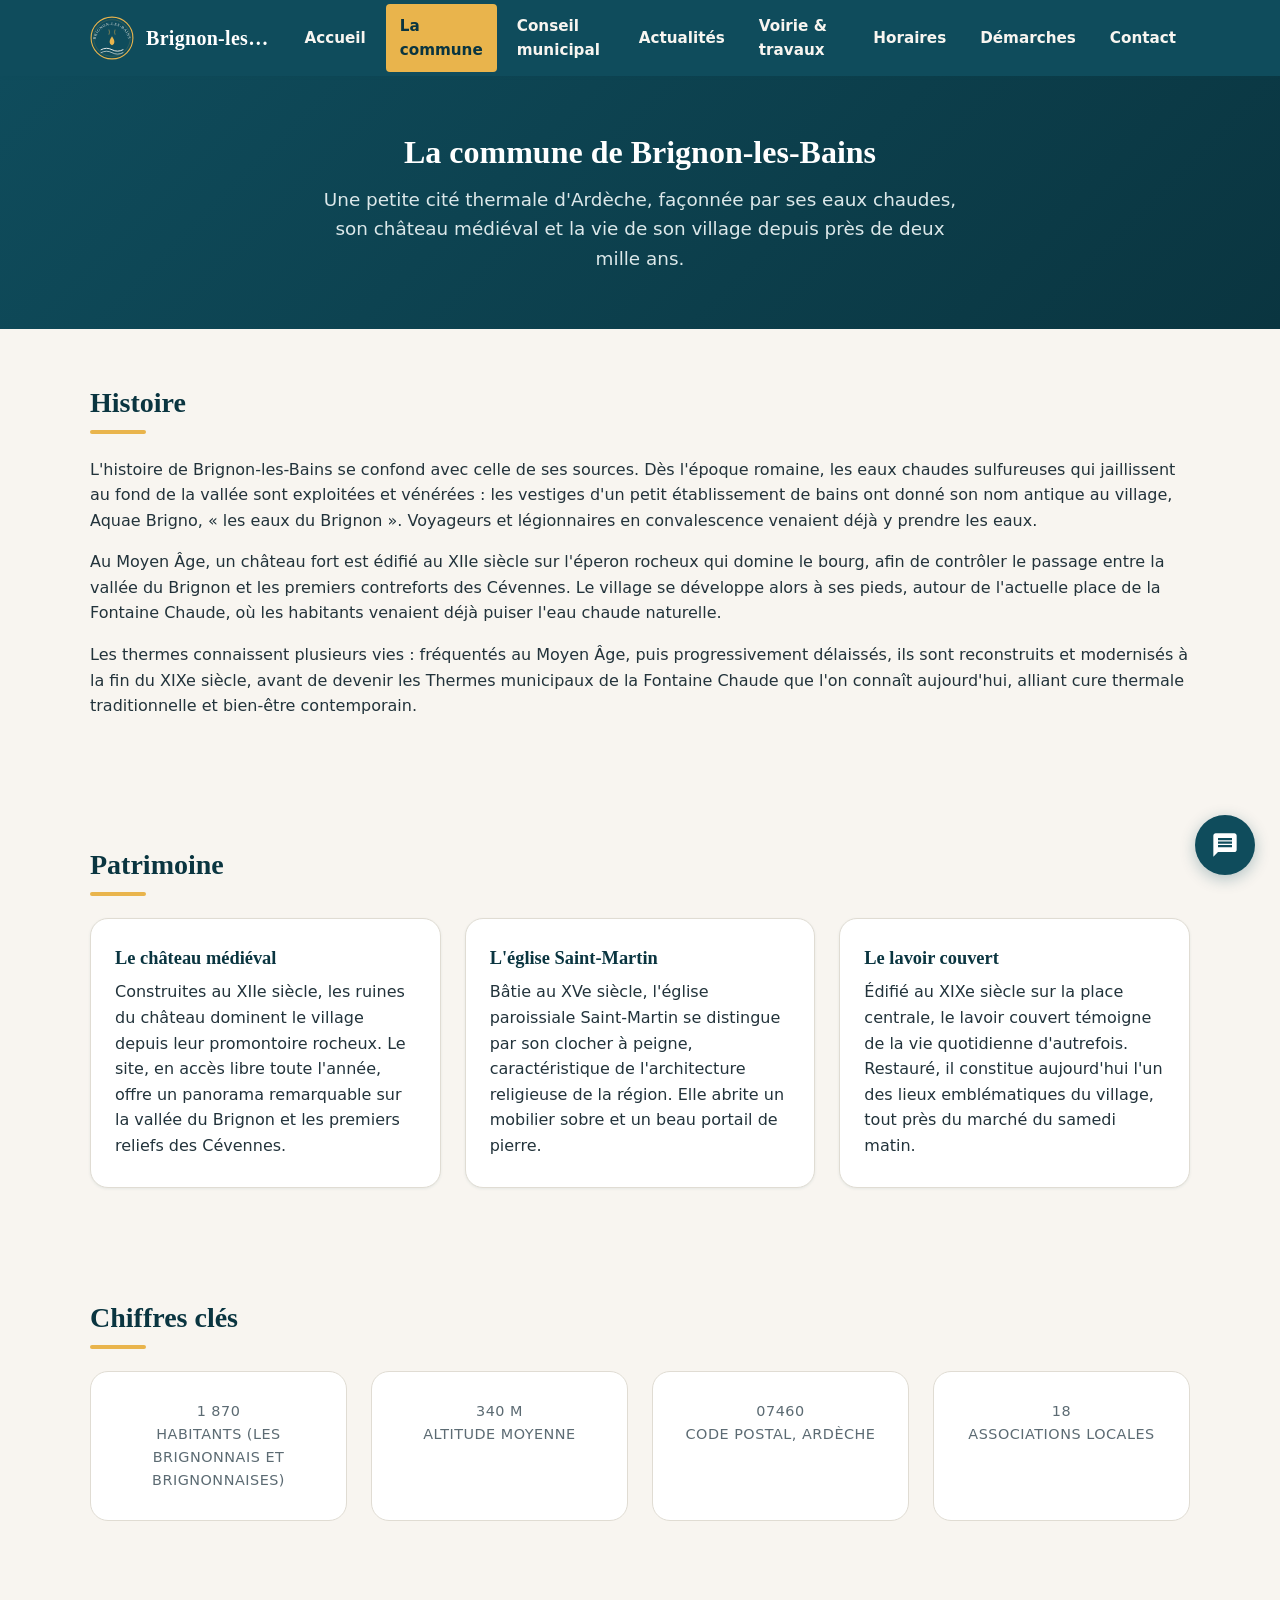
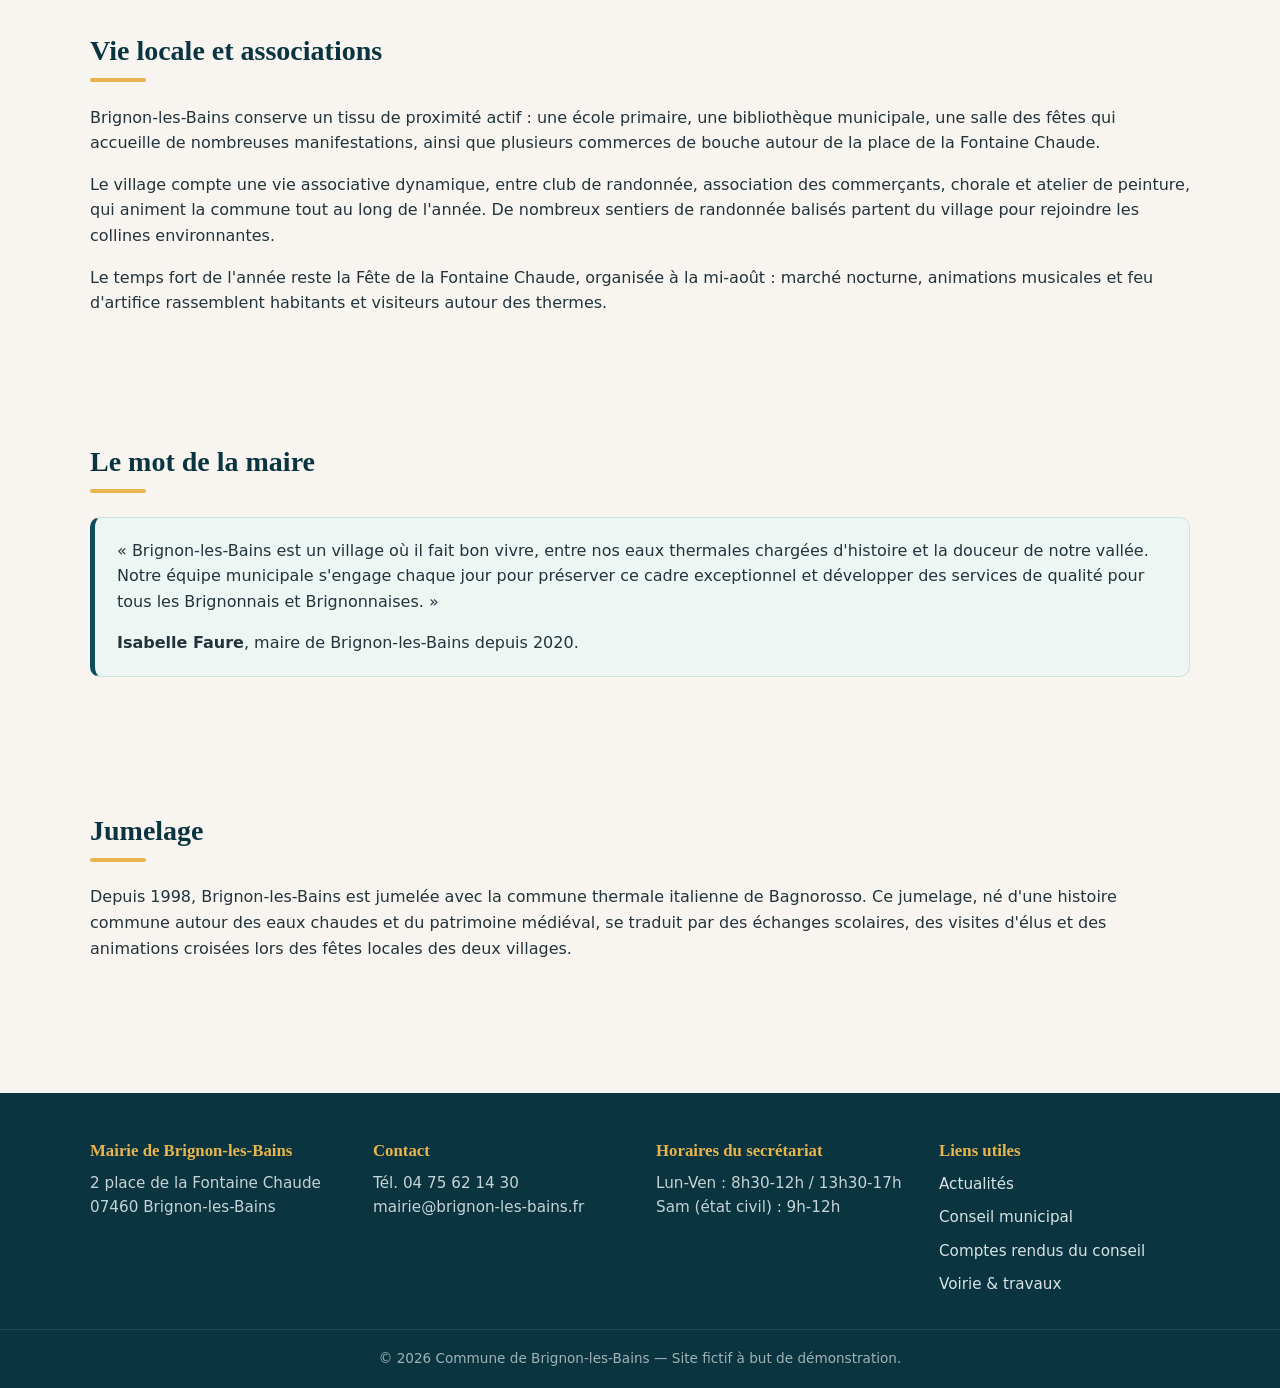
<file: la-commune.html>
<!DOCTYPE html>
<html lang="fr">
<head>
<meta charset="UTF-8">
<meta name="viewport" content="width=device-width, initial-scale=1.0">
<title>La commune — Mairie de Brignon-les-Bains</title>
<meta name="description" content="Découvrez l'histoire, le patrimoine et les chiffres clés de la commune de Brignon-les-Bains.">
<link rel="icon" type="image/svg+xml" href="assets/images/favicon.svg">
<link rel="stylesheet" href="assets/css/style.css">
</head>
<body>
<a href="#main-content" class="skip-link">Aller au contenu principal</a>
<header class="site-header">
  <div class="container header-inner">
    <a href="index.html" class="logo-link">
      <img src="assets/images/logo.svg" alt="Logo de la commune de Brignon-les-Bains" class="logo">
      <span class="site-title">Brignon-les-Bains</span>
    </a>
    <button class="nav-toggle" aria-label="Ouvrir le menu" aria-expanded="false" aria-controls="main-nav">
      <span></span><span></span><span></span>
    </button>
    <nav class="main-nav" id="main-nav">
      <ul>
        <li><a href="index.html">Accueil</a></li>
        <li><a href="la-commune.html" class="active">La commune</a></li>
        <li><a href="conseil-municipal.html">Conseil municipal</a></li>
        <li><a href="actualites.html">Actualités</a></li>
        <li><a href="voirie.html">Voirie &amp; travaux</a></li>
        <li><a href="horaires.html">Horaires</a></li>
        <li><a href="demarches.html">Démarches</a></li>
        <li><a href="contact.html">Contact</a></li>
      </ul>
    </nav>
  </div>
</header>

<main id="main-content">
<div class="page-header">
  <div class="container">
    <h1>La commune de Brignon-les-Bains</h1>
    <p class="lead">Une petite cité thermale d'Ardèche, façonnée par ses eaux chaudes, son château médiéval et la vie de son village depuis près de deux mille ans.</p>
  </div>
</div>

<section class="section">
  <div class="container">
    <h2 class="section-title">Histoire</h2>
    <p>L'histoire de Brignon-les-Bains se confond avec celle de ses sources. Dès l'époque romaine, les eaux chaudes sulfureuses qui jaillissent au fond de la vallée sont exploitées et vénérées : les vestiges d'un petit établissement de bains ont donné son nom antique au village, Aquae Brigno, « les eaux du Brignon ». Voyageurs et légionnaires en convalescence venaient déjà y prendre les eaux.</p>
    <p>Au Moyen Âge, un château fort est édifié au XIIe siècle sur l'éperon rocheux qui domine le bourg, afin de contrôler le passage entre la vallée du Brignon et les premiers contreforts des Cévennes. Le village se développe alors à ses pieds, autour de l'actuelle place de la Fontaine Chaude, où les habitants venaient déjà puiser l'eau chaude naturelle.</p>
    <p>Les thermes connaissent plusieurs vies : fréquentés au Moyen Âge, puis progressivement délaissés, ils sont reconstruits et modernisés à la fin du XIXe siècle, avant de devenir les Thermes municipaux de la Fontaine Chaude que l'on connaît aujourd'hui, alliant cure thermale traditionnelle et bien-être contemporain.</p>
  </div>
</section>

<section class="section">
  <div class="container">
    <h2 class="section-title">Patrimoine</h2>
    <div class="card-grid">
      <div class="card">
        <h3>Le château médiéval</h3>
        <p>Construites au XIIe siècle, les ruines du château dominent le village depuis leur promontoire rocheux. Le site, en accès libre toute l'année, offre un panorama remarquable sur la vallée du Brignon et les premiers reliefs des Cévennes.</p>
      </div>
      <div class="card">
        <h3>L'église Saint-Martin</h3>
        <p>Bâtie au XVe siècle, l'église paroissiale Saint-Martin se distingue par son clocher à peigne, caractéristique de l'architecture religieuse de la région. Elle abrite un mobilier sobre et un beau portail de pierre.</p>
      </div>
      <div class="card">
        <h3>Le lavoir couvert</h3>
        <p>Édifié au XIXe siècle sur la place centrale, le lavoir couvert témoigne de la vie quotidienne d'autrefois. Restauré, il constitue aujourd'hui l'un des lieux emblématiques du village, tout près du marché du samedi matin.</p>
      </div>
    </div>
  </div>
</section>

<section class="section">
  <div class="container">
    <h2 class="section-title">Chiffres clés</h2>
    <div class="stat-grid">
      <div class="stat">
        <span class="stat-number">1 870</span>
        <span class="stat-label">habitants (les Brignonnais et Brignonnaises)</span>
      </div>
      <div class="stat">
        <span class="stat-number">340 m</span>
        <span class="stat-label">altitude moyenne</span>
      </div>
      <div class="stat">
        <span class="stat-number">07460</span>
        <span class="stat-label">code postal, Ardèche</span>
      </div>
      <div class="stat">
        <span class="stat-number">18</span>
        <span class="stat-label">associations locales</span>
      </div>
    </div>
  </div>
</section>

<section class="section">
  <div class="container">
    <h2 class="section-title">Vie locale et associations</h2>
    <p>Brignon-les-Bains conserve un tissu de proximité actif : une école primaire, une bibliothèque municipale, une salle des fêtes qui accueille de nombreuses manifestations, ainsi que plusieurs commerces de bouche autour de la place de la Fontaine Chaude.</p>
    <p>Le village compte une vie associative dynamique, entre club de randonnée, association des commerçants, chorale et atelier de peinture, qui animent la commune tout au long de l'année. De nombreux sentiers de randonnée balisés partent du village pour rejoindre les collines environnantes.</p>
    <p>Le temps fort de l'année reste la Fête de la Fontaine Chaude, organisée à la mi-août : marché nocturne, animations musicales et feu d'artifice rassemblent habitants et visiteurs autour des thermes.</p>
  </div>
</section>

<section class="section">
  <div class="container">
    <h2 class="section-title">Le mot de la maire</h2>
    <div class="info-box">
      <p>« Brignon-les-Bains est un village où il fait bon vivre, entre nos eaux thermales chargées d'histoire et la douceur de notre vallée. Notre équipe municipale s'engage chaque jour pour préserver ce cadre exceptionnel et développer des services de qualité pour tous les Brignonnais et Brignonnaises. »</p>
      <p><strong>Isabelle Faure</strong>, maire de Brignon-les-Bains depuis 2020.</p>
    </div>
  </div>
</section>

<section class="section">
  <div class="container">
    <h2 class="section-title">Jumelage</h2>
    <p>Depuis 1998, Brignon-les-Bains est jumelée avec la commune thermale italienne de Bagnorosso. Ce jumelage, né d'une histoire commune autour des eaux chaudes et du patrimoine médiéval, se traduit par des échanges scolaires, des visites d'élus et des animations croisées lors des fêtes locales des deux villages.</p>
  </div>
</section>
</main>

<footer class="site-footer">
  <div class="container footer-inner">
    <div class="footer-col">
      <h3>Mairie de Brignon-les-Bains</h3>
      <p>2 place de la Fontaine Chaude<br>07460 Brignon-les-Bains</p>
    </div>
    <div class="footer-col">
      <h3>Contact</h3>
      <p>Tél. 04 75 62 14 30<br>mairie@brignon-les-bains.fr</p>
    </div>
    <div class="footer-col">
      <h3>Horaires du secrétariat</h3>
      <p>Lun-Ven : 8h30-12h / 13h30-17h<br>Sam (état civil) : 9h-12h</p>
    </div>
    <div class="footer-col">
      <h3>Liens utiles</h3>
      <ul class="footer-links">
        <li><a href="actualites.html">Actualités</a></li>
        <li><a href="conseil-municipal.html">Conseil municipal</a></li>
        <li><a href="comptes-rendus.html">Comptes rendus du conseil</a></li>
        <li><a href="voirie.html">Voirie &amp; travaux</a></li>
      </ul>
    </div>
  </div>
  <p class="footer-copy">© 2026 Commune de Brignon-les-Bains — Site fictif à but de démonstration.</p>
</footer>

<script src="assets/js/main.js"></script>
</body>
</html>
</file>
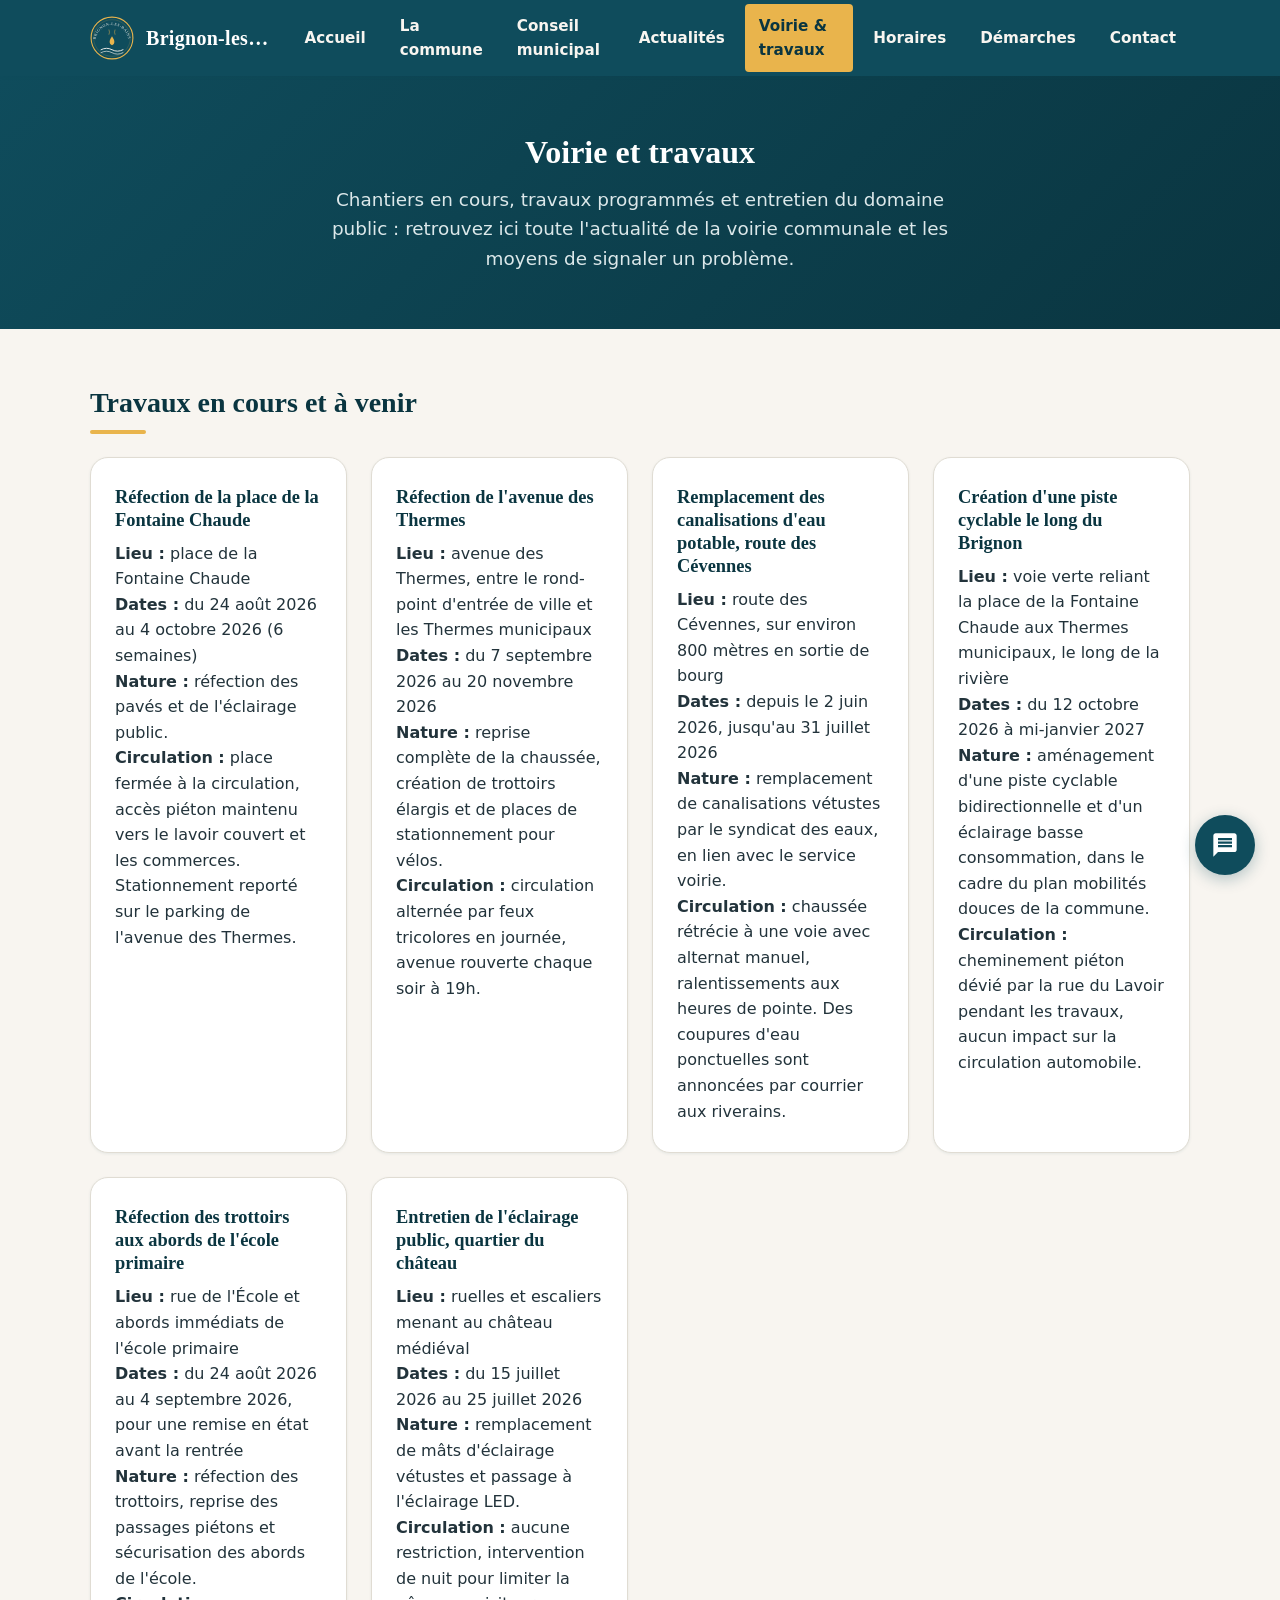
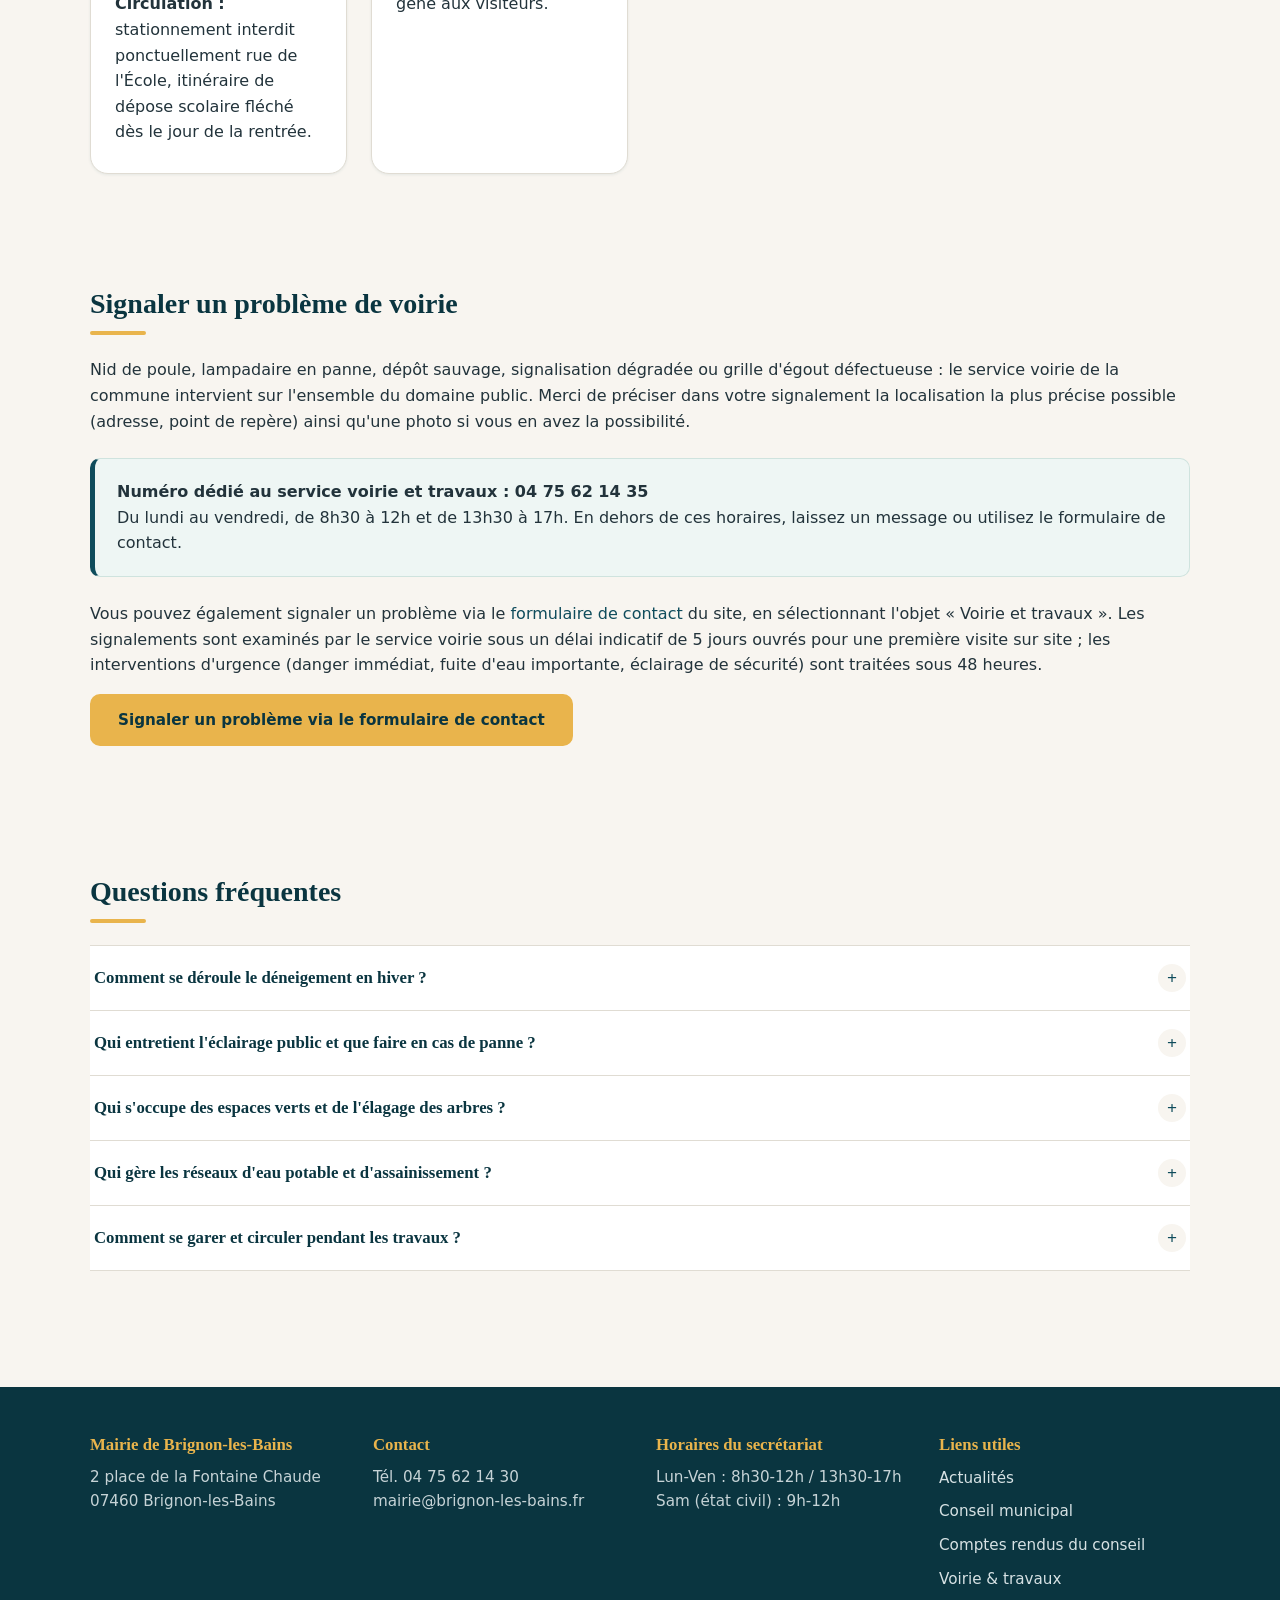
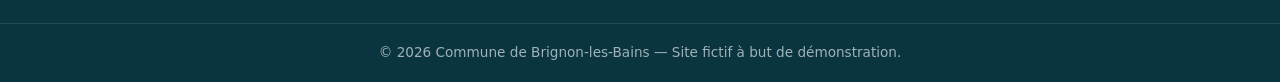
<file: voirie.html>
<!DOCTYPE html>
<html lang="fr">
<head>
<meta charset="UTF-8">
<meta name="viewport" content="width=device-width, initial-scale=1.0">
<title>Voirie &amp; travaux — Mairie de Brignon-les-Bains</title>
<meta name="description" content="Travaux en cours, entretien de la voirie et signalement d'un problème sur la commune de Brignon-les-Bains.">
<link rel="icon" type="image/svg+xml" href="assets/images/favicon.svg">
<link rel="stylesheet" href="assets/css/style.css">
</head>
<body>
<a href="#main-content" class="skip-link">Aller au contenu principal</a>
<header class="site-header">
  <div class="container header-inner">
    <a href="index.html" class="logo-link">
      <img src="assets/images/logo.svg" alt="Logo de la commune de Brignon-les-Bains" class="logo">
      <span class="site-title">Brignon-les-Bains</span>
    </a>
    <button class="nav-toggle" aria-label="Ouvrir le menu" aria-expanded="false" aria-controls="main-nav">
      <span></span><span></span><span></span>
    </button>
    <nav class="main-nav" id="main-nav">
      <ul>
        <li><a href="index.html">Accueil</a></li>
        <li><a href="la-commune.html">La commune</a></li>
        <li><a href="conseil-municipal.html">Conseil municipal</a></li>
        <li><a href="actualites.html">Actualités</a></li>
        <li><a href="voirie.html" class="active">Voirie &amp; travaux</a></li>
        <li><a href="horaires.html">Horaires</a></li>
        <li><a href="demarches.html">Démarches</a></li>
        <li><a href="contact.html">Contact</a></li>
      </ul>
    </nav>
  </div>
</header>

<main id="main-content">
<div class="page-header">
  <div class="container">
    <h1>Voirie et travaux</h1>
    <p class="lead">Chantiers en cours, travaux programmés et entretien du domaine public : retrouvez ici toute l'actualité de la voirie communale et les moyens de signaler un problème.</p>
  </div>
</div>

<section class="section">
  <div class="container">
    <h2 class="section-title">Travaux en cours et à venir</h2>
    <div class="card-grid">
      <div class="card">
        <h3>Réfection de la place de la Fontaine Chaude</h3>
        <p><strong>Lieu :</strong> place de la Fontaine Chaude<br>
        <strong>Dates :</strong> du 24 août 2026 au 4 octobre 2026 (6 semaines)<br>
        <strong>Nature :</strong> réfection des pavés et de l'éclairage public.<br>
        <strong>Circulation :</strong> place fermée à la circulation, accès piéton maintenu vers le lavoir couvert et les commerces. Stationnement reporté sur le parking de l'avenue des Thermes.</p>
      </div>
      <div class="card">
        <h3>Réfection de l'avenue des Thermes</h3>
        <p><strong>Lieu :</strong> avenue des Thermes, entre le rond-point d'entrée de ville et les Thermes municipaux<br>
        <strong>Dates :</strong> du 7 septembre 2026 au 20 novembre 2026<br>
        <strong>Nature :</strong> reprise complète de la chaussée, création de trottoirs élargis et de places de stationnement pour vélos.<br>
        <strong>Circulation :</strong> circulation alternée par feux tricolores en journée, avenue rouverte chaque soir à 19h.</p>
      </div>
      <div class="card">
        <h3>Remplacement des canalisations d'eau potable, route des Cévennes</h3>
        <p><strong>Lieu :</strong> route des Cévennes, sur environ 800 mètres en sortie de bourg<br>
        <strong>Dates :</strong> depuis le 2 juin 2026, jusqu'au 31 juillet 2026<br>
        <strong>Nature :</strong> remplacement de canalisations vétustes par le syndicat des eaux, en lien avec le service voirie.<br>
        <strong>Circulation :</strong> chaussée rétrécie à une voie avec alternat manuel, ralentissements aux heures de pointe. Des coupures d'eau ponctuelles sont annoncées par courrier aux riverains.</p>
      </div>
      <div class="card">
        <h3>Création d'une piste cyclable le long du Brignon</h3>
        <p><strong>Lieu :</strong> voie verte reliant la place de la Fontaine Chaude aux Thermes municipaux, le long de la rivière<br>
        <strong>Dates :</strong> du 12 octobre 2026 à mi-janvier 2027<br>
        <strong>Nature :</strong> aménagement d'une piste cyclable bidirectionnelle et d'un éclairage basse consommation, dans le cadre du plan mobilités douces de la commune.<br>
        <strong>Circulation :</strong> cheminement piéton dévié par la rue du Lavoir pendant les travaux, aucun impact sur la circulation automobile.</p>
      </div>
      <div class="card">
        <h3>Réfection des trottoirs aux abords de l'école primaire</h3>
        <p><strong>Lieu :</strong> rue de l'École et abords immédiats de l'école primaire<br>
        <strong>Dates :</strong> du 24 août 2026 au 4 septembre 2026, pour une remise en état avant la rentrée<br>
        <strong>Nature :</strong> réfection des trottoirs, reprise des passages piétons et sécurisation des abords de l'école.<br>
        <strong>Circulation :</strong> stationnement interdit ponctuellement rue de l'École, itinéraire de dépose scolaire fléché dès le jour de la rentrée.</p>
      </div>
      <div class="card">
        <h3>Entretien de l'éclairage public, quartier du château</h3>
        <p><strong>Lieu :</strong> ruelles et escaliers menant au château médiéval<br>
        <strong>Dates :</strong> du 15 juillet 2026 au 25 juillet 2026<br>
        <strong>Nature :</strong> remplacement de mâts d'éclairage vétustes et passage à l'éclairage LED.<br>
        <strong>Circulation :</strong> aucune restriction, intervention de nuit pour limiter la gêne aux visiteurs.</p>
      </div>
    </div>
  </div>
</section>

<section class="section">
  <div class="container">
    <h2 class="section-title">Signaler un problème de voirie</h2>
    <p>Nid de poule, lampadaire en panne, dépôt sauvage, signalisation dégradée ou grille d'égout défectueuse : le service voirie de la commune intervient sur l'ensemble du domaine public. Merci de préciser dans votre signalement la localisation la plus précise possible (adresse, point de repère) ainsi qu'une photo si vous en avez la possibilité.</p>
    <div class="info-box">
      <p><strong>Numéro dédié au service voirie et travaux : 04 75 62 14 35</strong><br>
      Du lundi au vendredi, de 8h30 à 12h et de 13h30 à 17h. En dehors de ces horaires, laissez un message ou utilisez le formulaire de contact.</p>
    </div>
    <p>Vous pouvez également signaler un problème via le <a href="contact.html">formulaire de contact</a> du site, en sélectionnant l'objet « Voirie et travaux ». Les signalements sont examinés par le service voirie sous un délai indicatif de 5 jours ouvrés pour une première visite sur site ; les interventions d'urgence (danger immédiat, fuite d'eau importante, éclairage de sécurité) sont traitées sous 48 heures.</p>
    <p><a href="contact.html" class="btn btn-primary">Signaler un problème via le formulaire de contact</a></p>
  </div>
</section>

<section class="section">
  <div class="container">
    <h2 class="section-title">Questions fréquentes</h2>
    <div class="accordion">
      <div class="accordion-item">
        <button class="accordion-header" aria-expanded="false">Comment se déroule le déneigement en hiver ?</button>
        <div class="accordion-panel">
          <p>Le service voirie déneige et sale en priorité les axes principaux (avenue des Thermes, route des Cévennes), les abords de l'école primaire, de la bibliothèque municipale et des Thermes municipaux, ainsi que les voies d'accès aux services de secours.</p>
          <p>Les rues résidentielles et les ruelles du centre historique, autour du château et de l'église Saint-Martin, sont traitées ensuite, dans la limite des moyens disponibles. Les riverains sont invités à dégager la neige devant leur habitation, conformément au règlement municipal.</p>
        </div>
      </div>
      <div class="accordion-item">
        <button class="accordion-header" aria-expanded="false">Qui entretient l'éclairage public et que faire en cas de panne ?</button>
        <div class="accordion-panel">
          <p>L'éclairage public est entretenu par le service voirie de la commune, avec l'appui d'une entreprise spécialisée pour les interventions techniques lourdes (remplacement de mâts, câblage). Les tournées de vérification ont lieu chaque mois.</p>
          <p>En cas de lampadaire en panne ou de coffret endommagé, signalez-le au 04 75 62 14 35 ou via le formulaire de contact en précisant le numéro du mât s'il est visible.</p>
        </div>
      </div>
      <div class="accordion-item">
        <button class="accordion-header" aria-expanded="false">Qui s'occupe des espaces verts et de l'élagage des arbres ?</button>
        <div class="accordion-panel">
          <p>L'entretien des espaces verts communaux (parcs, massifs, abords de la place de la Fontaine Chaude) est assuré par les agents municipaux, avec une taille des haies et un fauchage adaptés aux périodes favorables à la biodiversité.</p>
          <p>L'élagage des arbres situés sur le domaine public est planifié chaque année en automne et en hiver. Si une branche vous semble présenter un danger, signalez-le sans attendre au service voirie.</p>
        </div>
      </div>
      <div class="accordion-item">
        <button class="accordion-header" aria-expanded="false">Qui gère les réseaux d'eau potable et d'assainissement ?</button>
        <div class="accordion-panel">
          <p>La distribution d'eau potable et la collecte des eaux usées sont assurées par le syndicat des eaux du bassin du Brignon, en coordination avec les services municipaux pour tout ce qui touche à la voirie (tranchées, remise en état de la chaussée après intervention).</p>
          <p>En cas de fuite d'eau visible sur la voie publique ou d'odeur suspecte liée au réseau d'assainissement, contactez le service voirie au 04 75 62 14 35, qui transmettra au syndicat des eaux si nécessaire.</p>
        </div>
      </div>
      <div class="accordion-item">
        <button class="accordion-header" aria-expanded="false">Comment se garer et circuler pendant les travaux ?</button>
        <div class="accordion-panel">
          <p>Chaque chantier fait l'objet d'un arrêté de circulation affiché sur place et publié sur cette page, précisant les restrictions de stationnement, les déviations éventuelles et les horaires d'intervention.</p>
          <p>Pendant la réfection de la place de la Fontaine Chaude, le stationnement est reporté sur le parking de l'avenue des Thermes ; pendant les travaux route des Cévennes, comptez quelques minutes supplémentaires aux heures de pointe en raison de l'alternat.</p>
        </div>
      </div>
    </div>
  </div>
</section>

</main>

<footer class="site-footer">
  <div class="container footer-inner">
    <div class="footer-col">
      <h3>Mairie de Brignon-les-Bains</h3>
      <p>2 place de la Fontaine Chaude<br>07460 Brignon-les-Bains</p>
    </div>
    <div class="footer-col">
      <h3>Contact</h3>
      <p>Tél. 04 75 62 14 30<br>mairie@brignon-les-bains.fr</p>
    </div>
    <div class="footer-col">
      <h3>Horaires du secrétariat</h3>
      <p>Lun-Ven : 8h30-12h / 13h30-17h<br>Sam (état civil) : 9h-12h</p>
    </div>
    <div class="footer-col">
      <h3>Liens utiles</h3>
      <ul class="footer-links">
        <li><a href="actualites.html">Actualités</a></li>
        <li><a href="conseil-municipal.html">Conseil municipal</a></li>
        <li><a href="comptes-rendus.html">Comptes rendus du conseil</a></li>
        <li><a href="voirie.html">Voirie &amp; travaux</a></li>
      </ul>
    </div>
  </div>
  <p class="footer-copy">© 2026 Commune de Brignon-les-Bains — Site fictif à but de démonstration.</p>
</footer>

<script src="assets/js/main.js"></script>
</body>
</html>
</file>
<file: assets/css/style.css>
/* =========================================================
   Brignon-les-Bains — Design system
   Site municipal fictif — CSS pur, sans dépendance externe
   ========================================================= */

/* ---------------------------------------------------------
   1. Variables globales
   --------------------------------------------------------- */
:root {
  /* Couleurs */
  --color-primary: #0f4c5c;
  --color-primary-dark: #0a3540;
  --color-accent: #e9b44c;
  --color-accent-dark: #c9963a;
  --color-bg: #f8f5f0;
  --color-surface: #ffffff;
  --color-text: #22333b;
  --color-text-light: #5c6b73;
  --color-border: #e0dcd3;

  /* Typo */
  --font-body: system-ui, -apple-system, "Segoe UI", Roboto, Arial, sans-serif;
  --font-heading: Georgia, "Times New Roman", serif;

  /* Rayons / ombres */
  --radius-sm: 4px;
  --radius-md: 10px;
  --radius-lg: 18px;
  --shadow-sm: 0 1px 3px rgba(15, 76, 92, 0.08);
  --shadow-md: 0 6px 20px rgba(15, 76, 92, 0.12);

  /* Layout */
  --container-max: 1140px;
  --header-height: 76px;

  /* Transitions */
  --transition-fast: 0.15s ease;
  --transition-base: 0.25s ease;
}

/* ---------------------------------------------------------
   2. Reset / base
   --------------------------------------------------------- */
*,
*::before,
*::after {
  box-sizing: border-box;
}

html {
  scroll-behavior: smooth;
}

body {
  margin: 0;
  font-family: var(--font-body);
  color: var(--color-text);
  background: var(--color-bg);
  line-height: 1.6;
  -webkit-font-smoothing: antialiased;
}

img {
  max-width: 100%;
  display: block;
}

a {
  color: var(--color-primary);
  text-decoration: none;
}

a:hover {
  color: var(--color-accent-dark);
}

h1, h2, h3, h4 {
  font-family: var(--font-heading);
  color: var(--color-primary-dark);
  line-height: 1.25;
  margin: 0 0 0.6em;
}

p {
  margin: 0 0 1em;
}

ul {
  margin: 0;
  padding: 0;
}

button {
  font-family: inherit;
}

/* Focus visible cohérent pour l'accessibilité clavier */
a:focus-visible,
button:focus-visible,
input:focus-visible,
textarea:focus-visible,
select:focus-visible {
  outline: 3px solid var(--color-accent);
  outline-offset: 2px;
  border-radius: var(--radius-sm);
}

/* ---------------------------------------------------------
   3. Utilitaires de layout
   --------------------------------------------------------- */
.container {
  width: 100%;
  max-width: var(--container-max);
  margin: 0 auto;
  padding: 0 20px;
}

.skip-link {
  position: absolute;
  left: -999px;
  top: auto;
  width: 1px;
  height: 1px;
  overflow: hidden;
  background: var(--color-primary);
  color: #fff;
  padding: 0;
  z-index: 1000;
}

.skip-link:focus {
  position: fixed;
  left: 12px;
  top: 12px;
  width: auto;
  height: auto;
  padding: 10px 16px;
  border-radius: var(--radius-sm);
  font-weight: 600;
  box-shadow: var(--shadow-md);
}

/* ---------------------------------------------------------
   4. En-tête / navigation
   --------------------------------------------------------- */
.site-header {
  background: var(--color-primary);
  position: sticky;
  top: 0;
  z-index: 100;
  box-shadow: var(--shadow-sm);
}

.header-inner {
  display: flex;
  align-items: center;
  justify-content: space-between;
  flex-wrap: nowrap;
  min-height: var(--header-height);
  gap: 16px;
}

.logo-link {
  display: flex;
  align-items: center;
  gap: 12px;
  color: #fff;
  min-width: 0;
  flex-shrink: 1;
}

.logo-link:hover {
  color: var(--color-accent);
}

.logo {
  height: 44px;
  width: 44px;
  flex-shrink: 0;
}

.site-title {
  font-family: var(--font-heading);
  font-size: clamp(0.95rem, 1.6vw, 1.25rem);
  font-weight: 700;
  color: #fff;
  letter-spacing: 0.3px;
  white-space: nowrap;
  overflow: hidden;
  text-overflow: ellipsis;
  min-width: 0;
}

/* Bouton burger (mobile) */
.nav-toggle {
  display: none;
  flex-direction: column;
  justify-content: center;
  align-items: center;
  gap: 5px;
  width: 44px;
  height: 44px;
  flex-shrink: 0;
  background: transparent;
  border: none;
  cursor: pointer;
  padding: 0;
  border-radius: var(--radius-sm);
}

.nav-toggle span {
  display: block;
  width: 24px;
  height: 2px;
  background: #fff;
  border-radius: 2px;
  transition: transform var(--transition-base), opacity var(--transition-base);
}

.nav-toggle[aria-expanded="true"] span:nth-child(1) {
  transform: translateY(7px) rotate(45deg);
}

.nav-toggle[aria-expanded="true"] span:nth-child(2) {
  opacity: 0;
}

.nav-toggle[aria-expanded="true"] span:nth-child(3) {
  transform: translateY(-7px) rotate(-45deg);
}

.main-nav ul {
  display: flex;
  align-items: center;
  gap: 6px;
  list-style: none;
}

.main-nav a {
  display: inline-block;
  padding: 10px 14px;
  color: #f8f5f0;
  font-weight: 600;
  font-size: 0.95rem;
  border-radius: var(--radius-sm);
  transition: background var(--transition-fast), color var(--transition-fast);
}

.main-nav a:hover {
  background: rgba(255, 255, 255, 0.1);
  color: var(--color-accent);
}

.main-nav a.active {
  color: var(--color-primary-dark);
  background: var(--color-accent);
}

.main-nav a.active:hover {
  color: var(--color-primary-dark);
}

/* ---------------------------------------------------------
   5. Pied de page
   --------------------------------------------------------- */
.site-footer {
  background: var(--color-primary-dark);
  color: #d7e2e4;
  margin-top: 60px;
}

.footer-inner {
  display: grid;
  grid-template-columns: repeat(auto-fit, minmax(220px, 1fr));
  gap: 32px;
  padding-top: 48px;
  padding-bottom: 32px;
}

.footer-col h3 {
  color: var(--color-accent);
  font-size: 1.05rem;
  margin-bottom: 0.5em;
}

.footer-col p {
  color: #c6d3d6;
  margin: 0;
  font-size: 0.95rem;
}

.footer-copy {
  text-align: center;
  font-size: 0.85rem;
  color: #9fb2b6;
  border-top: 1px solid rgba(255, 255, 255, 0.1);
  padding: 18px 20px;
  margin: 0;
}

/* ---------------------------------------------------------
   6. Bandeau d'en-tête de page (.page-header)
   --------------------------------------------------------- */
.page-header {
  background: linear-gradient(135deg, var(--color-primary) 0%, var(--color-primary-dark) 100%);
  color: #fff;
  padding: 56px 0;
  text-align: center;
}

.page-header h1 {
  color: #fff;
  margin-bottom: 0.4em;
}

.page-header .lead {
  color: #dce8ea;
  font-size: 1.15rem;
  max-width: 640px;
  margin: 0 auto;
}

/* ---------------------------------------------------------
   7. Hero (accueil uniquement)
   --------------------------------------------------------- */
.hero {
  background: linear-gradient(135deg, var(--color-primary) 0%, var(--color-primary-dark) 100%);
  color: #fff;
  padding: 80px 0 72px;
  text-align: center;
}

.hero h1 {
  color: #fff;
  font-size: clamp(1.9rem, 4vw, 3rem);
  margin-bottom: 0.5em;
}

.hero .lead {
  color: #dce8ea;
  font-size: 1.2rem;
  max-width: 620px;
  margin: 0 auto 1.8em;
}

.hero .btn + .btn {
  margin-left: 12px;
}

/* ---------------------------------------------------------
   8. Boutons
   --------------------------------------------------------- */
.btn {
  display: inline-block;
  padding: 12px 26px;
  border-radius: var(--radius-md);
  font-weight: 700;
  font-size: 0.95rem;
  text-align: center;
  border: 2px solid transparent;
  cursor: pointer;
  transition: transform var(--transition-fast), box-shadow var(--transition-fast), background var(--transition-fast), color var(--transition-fast);
}

.btn:hover {
  transform: translateY(-2px);
}

.btn-primary {
  background: var(--color-accent);
  color: var(--color-primary-dark);
  border-color: var(--color-accent);
}

.btn-primary:hover {
  background: var(--color-accent-dark);
  border-color: var(--color-accent-dark);
  color: var(--color-primary-dark);
  box-shadow: var(--shadow-md);
}

.btn-secondary {
  background: var(--color-primary);
  color: #fff;
  border-color: var(--color-primary);
}

.btn-secondary:hover {
  background: var(--color-primary-dark);
  border-color: var(--color-primary-dark);
  color: #fff;
  box-shadow: var(--shadow-md);
}

.btn-outline {
  background: transparent;
  color: #fff;
  border-color: rgba(255, 255, 255, 0.7);
}

.btn-outline:hover {
  background: rgba(255, 255, 255, 0.12);
  color: #fff;
  border-color: #fff;
}

/* Variante du bouton outline sur fond clair (hors hero) */
.section .btn-outline,
.card .btn-outline,
.contact-card .btn-outline {
  color: var(--color-primary);
  border-color: var(--color-primary);
}

.section .btn-outline:hover,
.card .btn-outline:hover,
.contact-card .btn-outline:hover {
  background: var(--color-primary);
  color: #fff;
}

/* ---------------------------------------------------------
   9. Sections
   --------------------------------------------------------- */
.section {
  padding: 56px 0;
}

.section-title {
  font-size: 1.75rem;
  margin-bottom: 0.8em;
  position: relative;
  padding-bottom: 14px;
}

.section-title::after {
  content: "";
  position: absolute;
  left: 0;
  bottom: 0;
  width: 56px;
  height: 4px;
  background: var(--color-accent);
  border-radius: 2px;
}

.section-title.center {
  text-align: center;
}

.section-title.center::after {
  left: 50%;
  transform: translateX(-50%);
}

/* ---------------------------------------------------------
   10. Cards
   --------------------------------------------------------- */
.card-grid {
  display: grid;
  grid-template-columns: repeat(auto-fit, minmax(240px, 1fr));
  gap: 24px;
}

.card {
  background: var(--color-surface);
  border: 1px solid var(--color-border);
  border-radius: var(--radius-lg);
  padding: 28px 24px;
  box-shadow: var(--shadow-sm);
  transition: transform var(--transition-base), box-shadow var(--transition-base);
}

.card:hover {
  transform: translateY(-4px);
  box-shadow: var(--shadow-md);
}

.card h3 {
  font-size: 1.15rem;
  margin-bottom: 0.5em;
}

.card p:last-child {
  margin-bottom: 0;
}

.card > :first-child {
  margin-top: 0;
}

/* ---------------------------------------------------------
   11. Chiffres clés (.stat / .stat-grid)
   --------------------------------------------------------- */
.stat-grid {
  display: grid;
  grid-template-columns: repeat(auto-fit, minmax(160px, 1fr));
  gap: 24px;
  text-align: center;
}

.stat {
  background: var(--color-surface);
  border: 1px solid var(--color-border);
  border-radius: var(--radius-lg);
  padding: 28px 16px;
}

.stat strong,
.stat .stat-value {
  display: block;
  font-family: var(--font-heading);
  font-size: 2.4rem;
  color: var(--color-primary);
  line-height: 1;
  margin-bottom: 0.3em;
}

.stat span,
.stat .stat-label {
  display: block;
  color: var(--color-text-light);
  font-size: 0.9rem;
  text-transform: uppercase;
  letter-spacing: 0.5px;
}

/* ---------------------------------------------------------
   12. Table des horaires
   --------------------------------------------------------- */
.table-horaires {
  width: 100%;
  border-collapse: collapse;
  background: var(--color-surface);
  border-radius: var(--radius-md);
  overflow: hidden;
  box-shadow: var(--shadow-sm);
}

.table-horaires caption {
  text-align: left;
  font-weight: 700;
  padding-bottom: 10px;
  color: var(--color-primary-dark);
}

.table-horaires thead th {
  background: var(--color-primary);
  color: #fff;
  font-weight: 700;
  text-align: left;
  padding: 14px 18px;
  font-size: 0.9rem;
}

.table-horaires tbody td,
.table-horaires tbody th {
  padding: 12px 18px;
  border-bottom: 1px solid var(--color-border);
  font-size: 0.95rem;
  text-align: left;
}

.table-horaires tbody th {
  font-weight: 600;
  color: var(--color-primary-dark);
}

.table-horaires tbody tr:nth-child(even) {
  background: var(--color-bg);
}

.table-horaires tbody tr:last-child td,
.table-horaires tbody tr:last-child th {
  border-bottom: none;
}

.table-scroll {
  width: 100%;
  overflow-x: auto;
}

/* Rendre la table scrollable sur mobile sans wrapper obligatoire */
@media (max-width: 640px) {
  .table-horaires {
    display: block;
    overflow-x: auto;
    white-space: nowrap;
  }
}

/* ---------------------------------------------------------
   13. Encadrés d'information
   --------------------------------------------------------- */
.info-box {
  background: #eef6f4;
  border: 1px solid #cfe3de;
  border-left: 5px solid var(--color-primary);
  border-radius: var(--radius-md);
  padding: 20px 22px;
  margin: 24px 0;
}

.info-box p:last-child {
  margin-bottom: 0;
}

.info-box.warning {
  background: #fdf3e3;
  border-color: #f0dcae;
  border-left-color: var(--color-accent-dark);
}

/* ---------------------------------------------------------
   14. Accordéon (démarches)
   --------------------------------------------------------- */
.accordion {
  border-top: 1px solid var(--color-border);
}

.accordion-item {
  border-bottom: 1px solid var(--color-border);
}

.accordion-header {
  width: 100%;
  display: flex;
  align-items: center;
  justify-content: space-between;
  gap: 12px;
  background: var(--color-surface);
  border: none;
  text-align: left;
  padding: 18px 4px;
  font-family: var(--font-heading);
  font-size: 1.05rem;
  font-weight: 700;
  color: var(--color-primary-dark);
  cursor: pointer;
}

.accordion-header::after {
  content: "+";
  flex-shrink: 0;
  display: inline-flex;
  align-items: center;
  justify-content: center;
  width: 28px;
  height: 28px;
  border-radius: 50%;
  background: var(--color-bg);
  color: var(--color-primary);
  font-size: 1.1rem;
  font-weight: 700;
  transition: transform var(--transition-base), background var(--transition-fast);
}

.accordion-item.open .accordion-header::after {
  content: "\2212"; /* signe moins */
  transform: rotate(180deg);
  background: var(--color-accent);
  color: var(--color-primary-dark);
}

.accordion-panel {
  display: none;
  padding: 0 4px 20px;
  color: var(--color-text-light);
}

.accordion-item.open .accordion-panel {
  display: block;
}

.accordion-panel p:last-child {
  margin-bottom: 0;
}

/* ---------------------------------------------------------
   15. Contact
   --------------------------------------------------------- */
.contact-grid {
  display: grid;
  grid-template-columns: repeat(auto-fit, minmax(260px, 1fr));
  gap: 24px;
  align-items: start;
}

.contact-card {
  background: var(--color-surface);
  border: 1px solid var(--color-border);
  border-radius: var(--radius-lg);
  padding: 28px 24px;
  box-shadow: var(--shadow-sm);
}

.contact-card h3 {
  font-size: 1.1rem;
  margin-bottom: 0.5em;
}

.contact-card > :first-child {
  margin-top: 0;
}

.contact-card iframe,
.contact-card img {
  width: 100%;
  border-radius: var(--radius-sm);
  border: 1px solid var(--color-border);
}

/* ---------------------------------------------------------
   16. Formulaires
   --------------------------------------------------------- */
.form-group {
  display: flex;
  flex-direction: column;
  gap: 18px;
}

.form-field {
  display: flex;
  flex-direction: column;
  gap: 6px;
}

.form-field label {
  font-weight: 600;
  font-size: 0.92rem;
  color: var(--color-primary-dark);
}

.form-field .required {
  color: var(--color-accent-dark);
}

.form-field input,
.form-field textarea,
.form-field select {
  font-family: inherit;
  font-size: 1rem;
  padding: 11px 14px;
  border: 1px solid var(--color-border);
  border-radius: var(--radius-sm);
  background: var(--color-bg);
  color: var(--color-text);
  transition: border-color var(--transition-fast), box-shadow var(--transition-fast);
}

.form-field input:focus,
.form-field textarea:focus,
.form-field select:focus {
  outline: none;
  border-color: var(--color-primary);
  box-shadow: 0 0 0 3px rgba(15, 76, 92, 0.15);
  background: var(--color-surface);
}

.form-field textarea {
  min-height: 140px;
  resize: vertical;
}

.form-field small {
  color: var(--color-text-light);
  font-size: 0.82rem;
}

/* Champs génériques hors .form-field, au cas où */
label {
  font-weight: 600;
}

input,
textarea,
select {
  font-family: inherit;
}

/* ---------------------------------------------------------
   17. Responsive — navigation mobile
   --------------------------------------------------------- */
@media (max-width: 900px) {
  .nav-toggle {
    display: flex;
  }

  .main-nav {
    position: fixed;
    top: var(--header-height);
    left: 0;
    right: 0;
    bottom: 0;
    background: var(--color-primary-dark);
    transform: translateX(100%);
    opacity: 0;
    visibility: hidden;
    transition: transform var(--transition-base), opacity var(--transition-base), visibility var(--transition-base);
    overflow-y: auto;
  }

  .main-nav.is-open {
    transform: translateX(0);
    opacity: 1;
    visibility: visible;
  }

  .main-nav ul {
    flex-direction: column;
    align-items: stretch;
    gap: 0;
    padding: 12px 20px 32px;
  }

  .main-nav a {
    padding: 16px 8px;
    border-radius: 0;
    border-bottom: 1px solid rgba(255, 255, 255, 0.1);
    font-size: 1.05rem;
  }

  .main-nav a.active {
    background: transparent;
    color: var(--color-accent);
  }
}

@media (min-width: 901px) {
  .nav-toggle {
    display: none;
  }

  .main-nav {
    position: static;
    transform: none;
    opacity: 1;
    visibility: visible;
  }
}

/* Resserre la nav sur les écrans intermédiaires (tablette/petit ordinateur)
   pour laisser la place au nom de la commune sans le faire déborder */
@media (min-width: 901px) and (max-width: 1200px) {
  .main-nav ul {
    gap: 0;
  }

  .main-nav a {
    padding: 10px 9px;
    font-size: 0.85rem;
  }
}

/* ---------------------------------------------------------
   18. Responsive — ajustements généraux
   --------------------------------------------------------- */
@media (max-width: 640px) {
  .site-title {
    font-size: 1.05rem;
  }

  .logo {
    height: 38px;
    width: 38px;
  }

  .hero {
    padding: 56px 0 48px;
  }

  .hero .btn {
    display: block;
    width: 100%;
    margin: 0 0 12px !important;
  }

  .page-header {
    padding: 40px 0;
  }

  .section {
    padding: 40px 0;
  }
}

@media (max-width: 400px) {
  .container {
    padding: 0 16px;
  }
}

/* ---------------------------------------------------------
   19. Liens utiles (pied de page)
   --------------------------------------------------------- */
.footer-links {
  list-style: none;
  display: flex;
  flex-direction: column;
  gap: 8px;
}

.footer-links a {
  color: #d7e2e4;
  font-size: 0.95rem;
}

.footer-links a:hover {
  color: var(--color-accent);
}

/* ---------------------------------------------------------
   20. Étiquette de catégorie (actualités)
   --------------------------------------------------------- */
.tag {
  display: inline-block;
  background: var(--color-bg);
  color: var(--color-primary);
  border: 1px solid var(--color-border);
  border-radius: 999px;
  padding: 4px 12px;
  font-size: 0.78rem;
  font-weight: 700;
  text-transform: uppercase;
  letter-spacing: 0.4px;
  margin-bottom: 0.8em;
}

/* =========================================================
   21. Module de Chat Brigitte (Assistant de mairie)
   ========================================================= */
#municipal-chat-trigger {
  position: fixed;
  bottom: 25px;
  right: 25px;
  width: 60px;
  height: 60px;
  border-radius: 50%;
  background-color: var(--color-primary);
  color: white;
  border: none;
  cursor: pointer;
  box-shadow: 0 4px 15px rgba(15, 76, 92, 0.3);
  display: flex;
  justify-content: center;
  align-items: center;
  z-index: 1000;
  transition: transform var(--transition-fast), background-color var(--transition-fast);
}

#municipal-chat-trigger:hover {
  transform: scale(1.08);
  background-color: var(--color-primary-dark);
}

#municipal-chat-trigger svg {
  width: 28px;
  height: 28px;
  fill: currentColor;
}

#municipal-chat-box {
  position: fixed;
  bottom: 95px;
  right: 25px;
  width: 400px;
  height: 600px;
  max-height: 80vh;
  max-width: 90vw;
  background-color: var(--color-surface);
  border: 1px solid var(--color-border);
  border-radius: var(--radius-md);
  box-shadow: var(--shadow-md);
  display: none;
  flex-direction: column;
  z-index: 1000;
  overflow: hidden;
  font-family: var(--font-body);
  transition: width 0.3s ease, height 0.3s ease, bottom 0.3s ease, right 0.3s ease;
}

#municipal-chat-box.expanded {
  bottom: 20px;
  right: 20px;
  width: calc(100vw - 40px);
  height: calc(100vh - 40px);
  max-width: none;
  max-height: none;
}

#municipal-chat-box.open {
  display: flex;
  animation: chatSlideIn 0.3s ease;
}

@keyframes chatSlideIn {
  from {
    opacity: 0;
    transform: translateY(20px);
  }
  to {
    opacity: 1;
    transform: translateY(0);
  }
}

.chat-header {
  background-color: var(--color-primary);
  color: white;
  padding: 15px 20px;
  display: flex;
  justify-content: space-between;
  align-items: center;
}

.chat-header h3 {
  color: white;
  margin: 0;
  font-size: 1.15rem;
  font-family: var(--font-heading);
}

.chat-header-actions {
  display: flex;
  align-items: center;
  gap: 14px;
}

.chat-header-actions button {
  background: none;
  border: none;
  color: white;
  font-size: 1.1rem;
  cursor: pointer;
  line-height: 1;
  padding: 4px;
  display: flex;
  align-items: center;
  justify-content: center;
  transition: transform var(--transition-fast), opacity var(--transition-fast);
}

.chat-header-actions button:hover {
  opacity: 0.8;
  transform: scale(1.1);
}

.chat-header-actions .chat-close {
  font-size: 1.5rem;
}

.chat-messages {
  flex-grow: 1;
  overflow-y: auto;
  padding: 20px;
  background-color: #fcfbfa;
  display: flex;
  flex-direction: column;
  gap: 12px;
}

.chat-message {
  max-width: 85%;
  padding: 10px 14px;
  border-radius: 14px;
  font-size: 0.92rem;
  line-height: 1.4;
  word-wrap: break-word;
}

.chat-message.user {
  align-self: flex-end;
  background-color: var(--color-primary);
  color: white;
  border-bottom-right-radius: 2px;
}

.chat-message.assistant {
  align-self: flex-start;
  background-color: white;
  color: var(--color-text);
  border: 1px solid var(--color-border);
  border-bottom-left-radius: 2px;
  white-space: pre-wrap;
}

.chat-message.system {
  align-self: center;
  background-color: transparent;
  color: var(--color-text-light);
  font-size: 0.8rem;
  text-align: center;
  max-width: 100%;
}

.chat-suggestions {
  display: flex;
  flex-wrap: wrap;
  gap: 6px;
  padding: 10px 15px;
  background-color: var(--color-bg);
  border-top: 1px solid var(--color-border);
  max-height: 140px;
  overflow-y: auto;
}

.chat-suggestion-btn {
  background-color: white;
  border: 1px solid var(--color-primary);
  color: var(--color-primary);
  padding: 6px 12px;
  border-radius: 20px;
  font-size: 0.78rem;
  cursor: pointer;
  transition: all var(--transition-fast);
  text-align: left;
  line-height: 1.2;
}

.chat-suggestion-btn:hover {
  background-color: var(--color-primary);
  color: white;
}

.chat-input-area {
  padding: 12px 15px;
  background-color: white;
  border-top: 1px solid var(--color-border);
  display: flex;
  gap: 10px;
}

.chat-input-area input {
  flex-grow: 1;
  padding: 8px 12px;
  border: 1px solid var(--color-border);
  border-radius: var(--radius-sm);
  font-size: 0.92rem;
  outline: none;
}

.chat-input-area input:focus {
  border-color: var(--color-primary);
}

.chat-input-area button {
  background-color: var(--color-primary);
  color: white;
  border: none;
  padding: 8px 16px;
  border-radius: var(--radius-sm);
  cursor: pointer;
  font-weight: bold;
  font-size: 0.92rem;
  transition: background-color var(--transition-fast);
}

.chat-input-area button:hover {
  background-color: var(--color-primary-dark);
}

.chat-loading {
  align-self: flex-start;
  background-color: white;
  color: var(--color-text-light);
  border: 1px solid var(--color-border);
  border-bottom-left-radius: 2px;
  padding: 8px 14px;
  border-radius: 14px;
  font-size: 0.92rem;
  display: flex;
  align-items: center;
  gap: 8px;
}

.chat-loading-dots {
  display: flex;
  gap: 4px;
}

.chat-loading-dots span {
  width: 6px;
  height: 6px;
  background-color: var(--color-text-light);
  border-radius: 50%;
  display: inline-block;
  animation: chatDotBlink 1.4s infinite both;
}

.chat-loading-dots span:nth-child(2) {
  animation-delay: 0.2s;
}

.chat-loading-dots span:nth-child(3) {
  animation-delay: 0.4s;
}

@keyframes chatDotBlink {
  0% { opacity: 0.2; }
  20% { opacity: 1; }
  100% { opacity: 0.2; }
}
</file>
